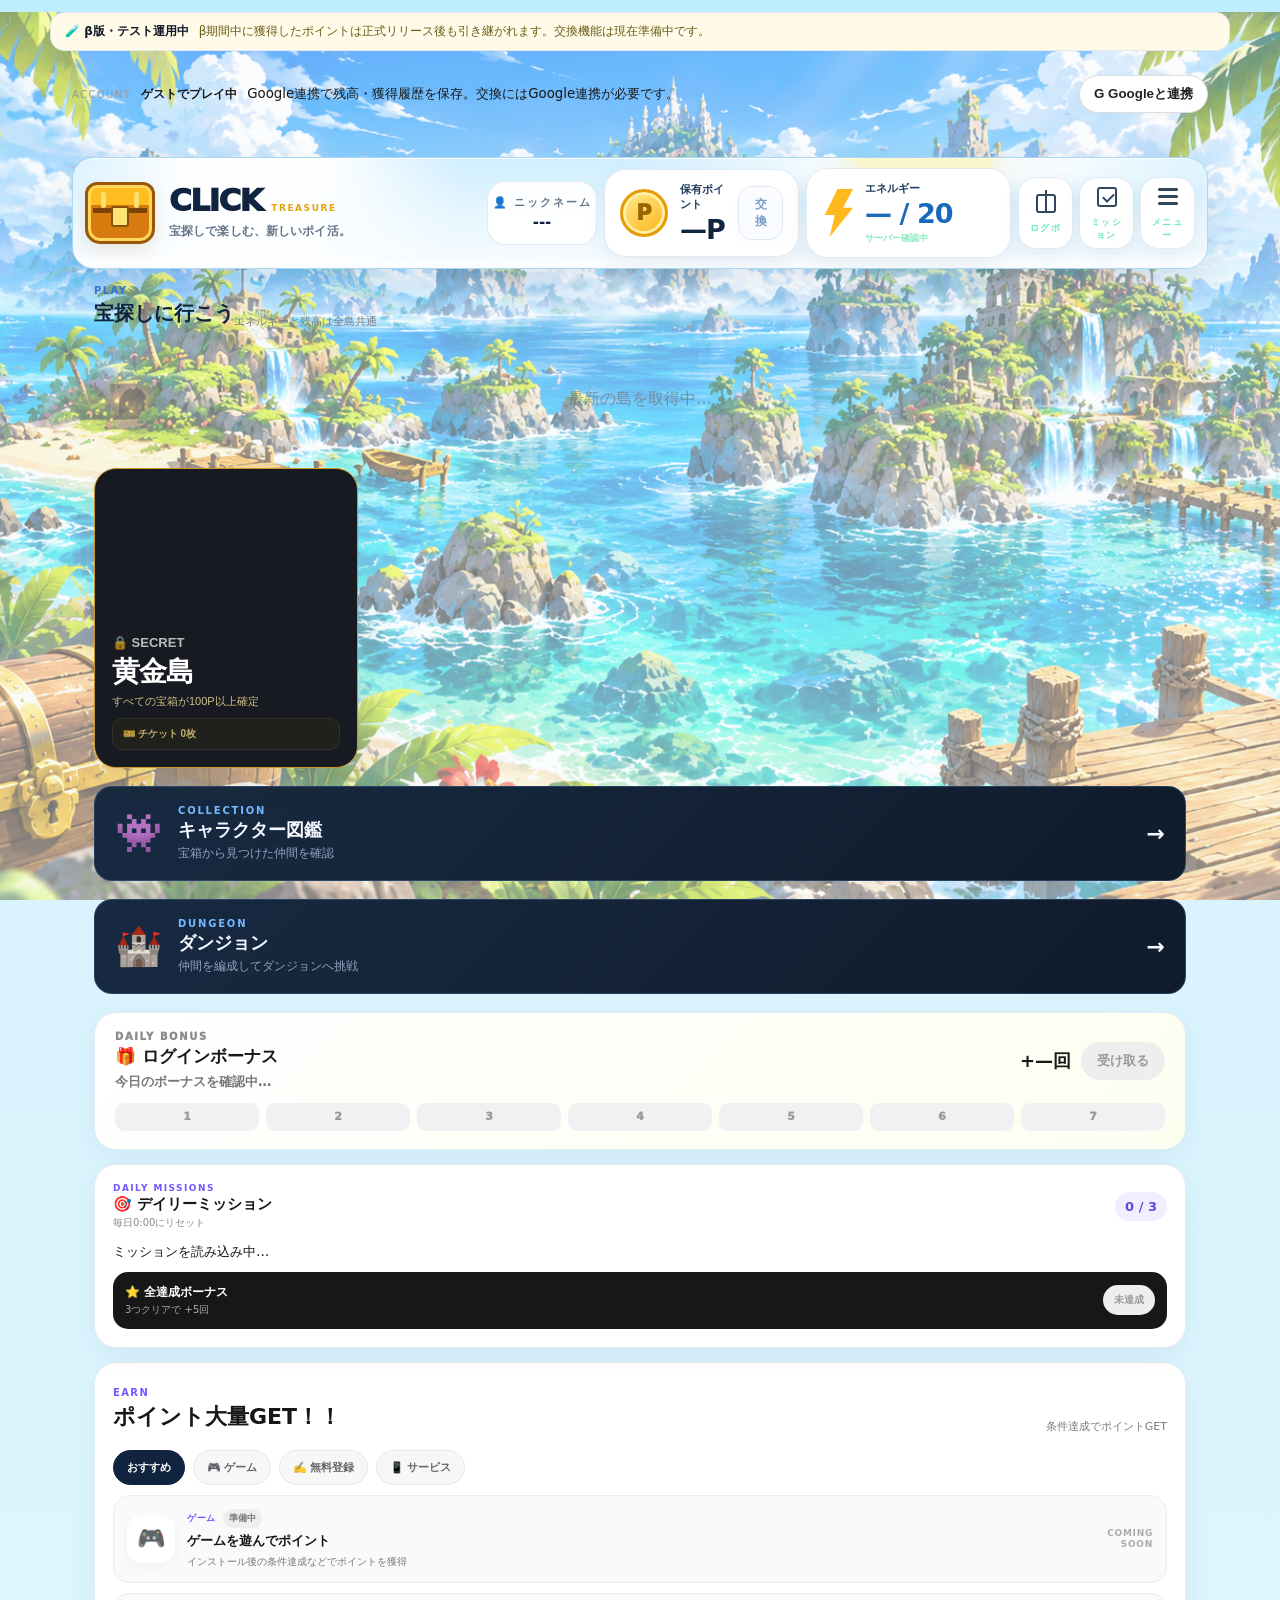
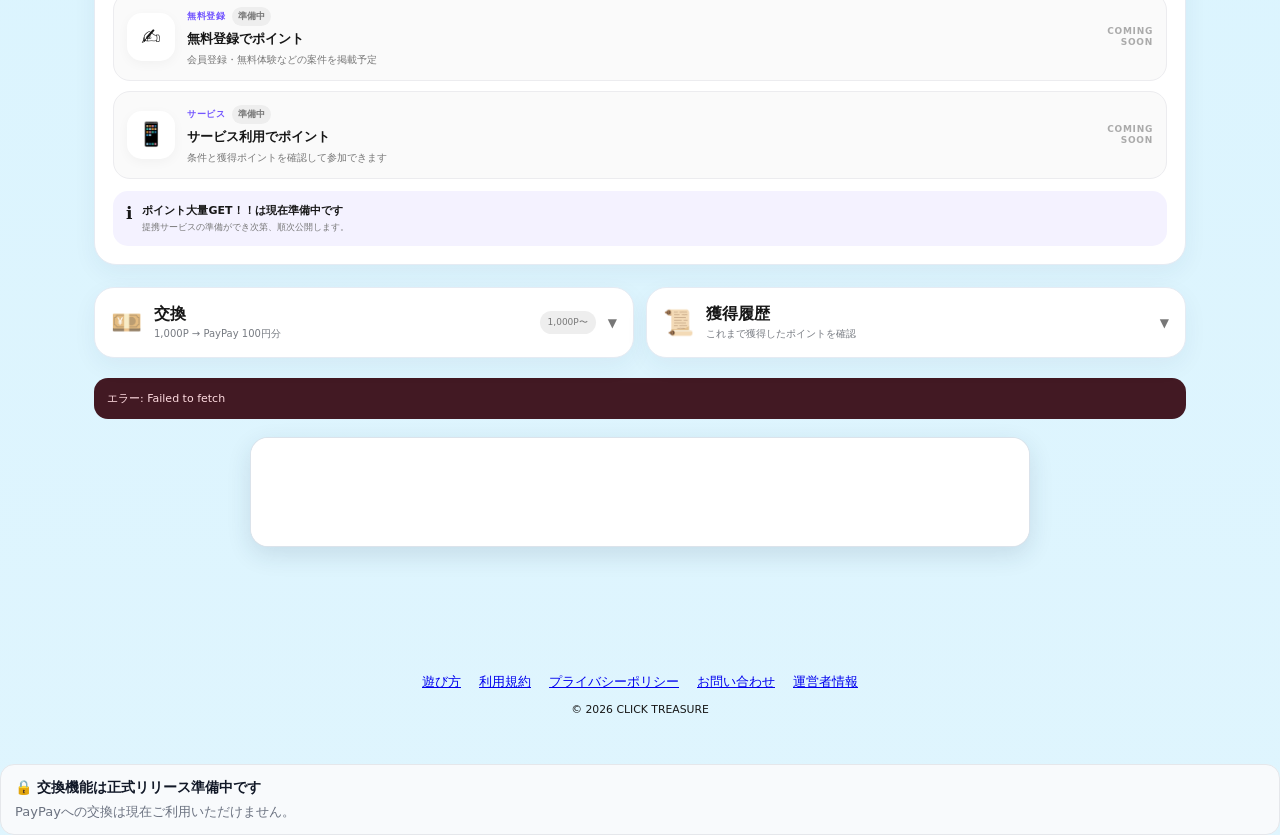
<file: index.html>
﻿<!doctype html><html lang="ja"><head>
<!-- Google tag (gtag.js) -->
<script async src="https://www.googletagmanager.com/gtag/js?id=G-S7C8F83L5W"></script>
<script>
  window.dataLayer = window.dataLayer || [];
  function gtag(){dataLayer.push(arguments);}
  gtag('js', new Date());
  gtag('config', 'G-S7C8F83L5W');
</script>
<meta charset="utf-8"><meta name="viewport" content="width=device-width,initial-scale=1"><title>CLICK TREASURE｜宝箱を掘ってポイントを貯める無料Webゲーム</title><link rel="stylesheet" href="style.css?v=88-34">  <meta name="description" content="CLICK TREASUREは、宝箱を掘ってポイントを集める無料Webゲームです。毎日のログインやミッションを楽しみながらポイントを貯められます。現在β版テスト運用中。">
</head><body>

<div id="betaNotice" class="beta-banner" role="status">
  <strong>🧪 β版・テスト運用中</strong>
  <span>β期間中に獲得したポイントは正式リリース後も引き継がれます。交換機能は現在準備中です。</span>
</div>
<div id="fx"></div><div id="v41Jackpot" class="v41-jackpot" hidden>
<div class="v41-blackout"></div><div class="v42-whiteflash"></div><div class="v42-golddot"></div><div class="v41-goldburst"></div>
<div class="v41-jackpot-content"><div class="v41-jackpot-kicker">JACKPOT</div><div class="v41-jackpot-money"><strong>5,000</strong><small>P</small><em>獲得！</em></div><div class="v41-jackpot-sub">TREASURE FOUND</div></div><div id="v41Coins" class="v41-coins"></div>
</div>
<div id="jackpotOverlay" class="jackpot-overlay" aria-hidden="true"><div class="jackpot-rays"></div><div class="jackpot-card"><div id="jackpotLabel" class="jackpot-label">🔥 大当たり！！ 🔥</div><div class="jackpot-caption">当選金額</div><div class="jackpot-money"><span id="jackpotAmount">100</span><small>P</small></div><div id="jackpotBang" class="jackpot-bang">！！！</div></div></div>
<audio id="audio10old" preload="auto" src="sounds/win_10.wav"></audio><audio id="audio100old" preload="auto" src="sounds/win_100.wav"></audio>
<div id="accountPanel" class="account-panel"><div class="account-copy"><span class="eyebrow">ACCOUNT</span><b id="accountState">ゲストでプレイ中</b><small>Google連携で残高・獲得履歴を保存。交換にはGoogle連携が必要です。</small></div><div class="account-actions"><a id="adminShortcut" class="admin-shortcut" href="admin.html" hidden>⚙ 管理画面</a><button id="googleLoginBtn" class="google-btn">G&nbsp;&nbsp;Googleと連携</button></div></div>
<main>
<header class="v88-topbar">
  <div class="v88-logo">
    <div class="v88-logo-chest" aria-hidden="true"><i></i></div>
    <div><strong>CLICK <span>TREASURE</span></strong><small>宝探しで楽しむ、新しいポイ活。</small></div>
  </div>
  <div class="header-nickname" id="headerNickname" title="現在のニックネーム">
          <span class="header-nickname-label">👤 ニックネーム</span>
          <strong class="header-nickname-value" id="headerNicknameValue">---</strong>
        </div>
  <div class="v88-wallet">
    <div class="v88-coin" aria-hidden="true">P</div>
<div class="v88-statcopy"><small>保有ポイント</small><b id="wallet">—P</b></div>
    <button id="redeemBtn" type="button" class="v88-exchange" disabled>交換</button>
    <div class="v88-hidden-progress" aria-hidden="true"><i id="redeemFill"></i><span id="redeemText">交換まで計算中…</span></div>
  </div>
  <div class="v88-energy">
    <div class="v88-bolt" aria-hidden="true"></div>
    <div class="v88-statcopy"><small>エネルギー</small><b id="energy">— / 20</b><em id="energyTimer">サーバー確認中</em></div>
  </div>
  <nav class="v88-shortcuts" aria-label="ホームメニュー">
    <button type="button" data-v88-target="loginBonus"><i class="v88-gift"></i><span>ログボ</span></button>
    <button type="button" data-v88-target="dailyMissions"><i class="v88-check"></i><span>ミッション</span></button>
<button id="v88MenuToggle" type="button" aria-expanded="false" aria-controls="v88HeaderMenu"><i class="v88-menuicon"></i><span>メニュー</span></button>
  </nav>
</header>
<div id="v88HeaderMenu" class="v88-header-menu" hidden>
  <div class="v88-header-menu-grid">
    <button type="button" data-v88-target="pointOffers"><span>🪙</span><b>ポイント大量GET！</b></button>
    <button type="button" id="nicknameMenuBtn"><span>👤</span><b>ニックネーム変更</b></button>
    <button type="button" id="ctSoundSettingsBtn"><span>🔊</span><b>サウンド設定</b></button>
    <button type="button" data-v88-target="betaNotice"><span>🔔</span><b>お知らせ</b></button>
    <a href="howto.html"><span>📖</span><b>遊び方</b></a>
    <a href="terms.html"><span>📄</span><b>利用規約</b></a>
    <a href="contact.html"><span>✉️</span><b>お問い合わせ</b></a>
    <a href="operator.html"><span>⚙️</span><b>運営者情報</b></a>
  </div>
</div>

<div class="v88-page-shell">
<div class="v88-main-column">
<section id="homeDashboard" class="home-dashboard">
<div class="v88-legacy-stats" aria-hidden="true"><span id="wins">—</span><span id="progress">—</span></div>
<section id="islandSelect" class="island-select"><div class="section-title"><div><span>PLAY</span><h2>宝探しに行こう</h2></div><p>エネルギーと残高は全島共通</p></div><div id="islandCards" class="island-cards"><p class="loading-islands">最新の島を取得中…</p><button id="goldenIslandCard" class="island-card golden locked" type="button"><span>🔒 SECRET</span><b>黄金島</b><small>すべての宝箱が100P以上確定</small><em id="goldenTicketBadge" class="status-badge">🎫 チケット 0枚</em></button></div></section>


<section class="character-home-entry">
  <a href="characters.html" class="character-home-card">
    <span class="character-home-icon">👾</span>
    <div>
      <small>COLLECTION</small>
      <b>キャラクター図鑑</b>
      <p>宝箱から見つけた仲間を確認</p>
    </div>
    <strong>→</strong>
  </a>
</section>

<section class="character-home-entry">
  <a href="dungeon-menu.html" class="character-home-card">
    <span class="character-home-icon">🏰</span>
    <div>
      <small>DUNGEON</small>
      <b>ダンジョン</b>
      <p>仲間を編成してダンジョンへ挑戦</p>
    </div>
    <strong>→</strong>
  </a>
</section>
<section id="loginBonus" class="login-bonus-card"><div class="login-bonus-copy"><span>DAILY BONUS</span><b>🎁 ログインボーナス</b><small id="loginBonusText">今日のボーナスを確認中…</small></div><div class="login-bonus-side"><strong id="loginBonusReward">+—回</strong><button id="loginBonusClaim" type="button" disabled>受け取る</button></div><div class="login-streak" id="loginStreak"><i>1</i><i>2</i><i>3</i><i>4</i><i>5</i><i>6</i><i>7</i></div></section>
<section id="dailyMissions" class="daily-missions-card"><div class="daily-missions-head"><div><span>DAILY MISSIONS</span><b>🎯 デイリーミッション</b><small>毎日0:00にリセット</small></div><strong id="dailyMissionSummary">0 / 3</strong></div><div id="dailyMissionList" class="daily-mission-list"><small>ミッションを読み込み中…</small></div><div class="daily-all-clear"><div><b>⭐ 全達成ボーナス</b><small>3つクリアで +5回</small></div><button id="dailyAllClaim" type="button" disabled>未達成</button></div></section>
<section id="pointOffers" class="point-offers"><div class="section-title"><div><span>EARN</span><h2>ポイント大量GET！！</h2></div><p>条件達成でポイントGET</p></div><div class="offer-tabs" role="tablist" aria-label="ポイント大量GET！！カテゴリ"><button type="button" class="offer-tab active" data-offer-filter="all">おすすめ</button><button type="button" class="offer-tab" data-offer-filter="game">🎮 ゲーム</button><button type="button" class="offer-tab" data-offer-filter="register">✍️ 無料登録</button><button type="button" class="offer-tab" data-offer-filter="service">📱 サービス</button></div><div class="offer-list"><article class="offer-card" data-offer-category="game"><div class="offer-icon">🎮</div><div class="offer-copy"><div class="offer-meta"><span>ゲーム</span><em>準備中</em></div><b>ゲームを遊んでポイント</b><small>インストール後の条件達成などでポイントを獲得</small></div><strong>COMING<br>SOON</strong></article><article class="offer-card" data-offer-category="register"><div class="offer-icon">✍️</div><div class="offer-copy"><div class="offer-meta"><span>無料登録</span><em>準備中</em></div><b>無料登録でポイント</b><small>会員登録・無料体験などの案件を掲載予定</small></div><strong>COMING<br>SOON</strong></article><article class="offer-card" data-offer-category="service"><div class="offer-icon">📱</div><div class="offer-copy"><div class="offer-meta"><span>サービス</span><em>準備中</em></div><b>サービス利用でポイント</b><small>条件と獲得ポイントを確認して参加できます</small></div><strong>COMING<br>SOON</strong></article></div><div class="offer-note"><span>ℹ️</span><p><b>ポイント大量GET！！は現在準備中です</b><small>提携サービスの準備ができ次第、順次公開します。</small></p></div></section>
<section class="home-menu">
  <button id="redeemMenu" class="menu-card menu-card-button" type="button">
    <span>💴</span>
    <div><b>交換</b><small>1,000P → PayPay 100円分</small></div>
    <i id="redeemMenuState">1,000P〜</i><i class="menu-arrow">▼</i>
  </button>
  <button id="historyMenu" class="menu-card menu-card-button" type="button">
    <span>📜</span>
    <div><b>獲得履歴</b><small>これまで獲得したポイントを確認</small></div>
    <i class="menu-arrow">▼</i>
  </button>
</section>
<section id="winHistoryPanel" class="compact-history-panel" hidden><div class="historyHead"><b>🎁 獲得履歴</b><button id="refresh" type="button">更新</button></div><div id="history">まだ獲得履歴はありません</div></section>
<section id="redeemPanel" class="compact-history-panel" hidden><div class="compact-redeem-top"><div><b>💴 交換</b><small>1,000PでPayPay 100円分に交換できます</small></div><button id="compactRedeemBtn" type="button" class="compact-redeem-btn">交換申請する</button></div><div class="historyHead redeem-history-title"><b>交換履歴</b><button id="redeemHistoryRefresh" type="button">更新</button></div><div id="redeemHistory" class="redeem-history redeem-history-home"><small>履歴を読み込み中…</small></div></section>
</section>
<section class="identity dev-identity" hidden style="display:none !important;"><div><small>PLAYER</small><b id="player">ゲスト作成中…</b></div><div><small>SESSION</small><b id="session">接続中</b></div></section><div id="error" class="error" hidden></div><section class="ad"><!-- admax -->
<script src="https://adm.shinobi.jp/s/87367a901842c04cb35344ce335b7de3"></script>
<!-- admax --></section>
<section id="game" hidden><div class="head"><div><span>EASY / SHARED ONLINE</span><h2>宝箱を選ぼう</h2></div><div class="live"><i></i><b>ONLINE</b><small id="remaining">—</small></div></div><div class="sea"><div class="island-bar"><button id="back">← 一覧</button><strong id="islandName">EASY</strong><div class="island-tools"><button id="debugNumbers" type="button">🔢 番号表示 OFF</button><span id="islandState" class="island-state">探索中</span></div></div><div id="map"></div></div><div id="message">好きな宝箱を選ぼう</div></section>

</main>
<footer class="site-footer" style="padding:24px 16px 36px;text-align:center;font-size:13px;">
  <nav style="display:flex;flex-wrap:wrap;justify-content:center;gap:10px 18px;margin-bottom:10px;">
    <a href="howto.html">遊び方</a>
    <a href="terms.html">利用規約</a>
    <a href="privacy.html">プライバシーポリシー</a>
    <a href="contact.html">お問い合わせ</a>
    <a href="operator.html">運営者情報</a>
  </nav>
  <small>© 2026 CLICK TREASURE</small>
</footer>

<div id="overlay" hidden><div class="burst"></div><div class="win"><small>TREASURE FOUND</small><strong id="amount">10P</strong><p>サーバー残高に追加されました</p><button id="close">島に戻る</button></div></div>
<div id="devPrizeTester" class="dev-prize-tester" hidden><button id="devToggle" class="dev-toggle" type="button">🧪 演出テスト</button><div id="devButtons" class="dev-buttons" hidden><button type="button" data-test-prize="1">10P</button><button type="button" data-test-prize="10">100P</button><button type="button" data-test-prize="100">1,000P</button><button type="button" data-test-prize="500">5,000P</button>
<div class="dev-refill-row">
  <button id="adminAddGoldenTicket" type="button">🎫 チケット +1</button>
  <button id="adminAddEnergy" type="button">⚡ エネルギー +5</button>
</div>
<small id="adminRefillStatus">※上2つは管理者テスト用・実データに反映</small></div></div>
<div id="redeemModal" class="redeem-modal" hidden><div class="redeem-dialog"><button id="redeemModalClose" class="redeem-x" type="button">×</button><span class="redeem-eyebrow">REDEEM</span><h2>1,000Pを交換</h2><p>1,000PをPayPay 100円分に交換します。受け取り先を入力してください。申請すると1,000Pが確保されます。</p><label>PayPay ID<input id="redeemDestination" type="text" maxlength="120" autocomplete="off" placeholder="例：あなたのPayPay ID"></label><small id="redeemNote">⚠ 入力したPayPay IDに100円分を送金します。IDに間違いがないか必ず確認してください。申請後は「処理待ち」になります。</small><button id="redeemSubmit" class="redeem-submit" type="button">1,000Pを交換する</button></div></div>
<script src="./ct-analytics.js?v=1"></script>
<script src="app.js?v=88-82"></script>
<script>
document.addEventListener("DOMContentLoaded", () => {
  const input = document.getElementById("redeemDestination");
  const submit = document.getElementById("redeemSubmit");
  if (!input || !submit) return;

  submit.addEventListener("click", (e) => {
    if (submit.dataset.confirmed === "1") {
      delete submit.dataset.confirmed;
      return;
    }
    const id = input.value.trim();
    if (!id) return;

    const ok = confirm(
      "交換申請の最終確認\n\n" +
      "交換：1,000P → PayPay 100円分\n" +
      "PayPay ID：" + id + "\n\n" +
      "このPayPay IDで間違いありませんか？"
    );
    if (!ok) {
      e.stopImmediatePropagation();
      e.preventDefault();
      input.focus();
      return;
    }
    submit.dataset.confirmed = "1";
  }, true);
});
</script>
<div id="exchangeBetaNotice" class="exchange-beta-notice" hidden>
  <strong>🔒 交換機能は正式リリース準備中です</strong>
  <span>PayPayへの交換は現在ご利用いただけません。</span>
</div>


<script>
document.addEventListener("DOMContentLoaded", () => {
  const menuToggle = document.getElementById("v88MenuToggle");
  const headerMenu = document.getElementById("v88HeaderMenu");
  const closeHeaderMenu = () => {
    if (!headerMenu || !menuToggle) return;
    headerMenu.hidden = true;
    menuToggle.setAttribute("aria-expanded","false");
  };
  if (menuToggle && headerMenu) {
    menuToggle.addEventListener("click", () => {
      const willOpen = headerMenu.hidden;
      headerMenu.hidden = !willOpen;
      menuToggle.setAttribute("aria-expanded", String(willOpen));
    });
    document.addEventListener("click", (e) => {
      if (!headerMenu.hidden && !headerMenu.contains(e.target) && !menuToggle.contains(e.target)) closeHeaderMenu();
    });
  }
  document.querySelectorAll("[data-v88-target]").forEach(btn => {
    btn.addEventListener("click", () => {
      const el = document.getElementById(btn.dataset.v88Target);
      if (el) el.scrollIntoView({behavior:"smooth", block:"start"}); closeHeaderMenu();
    });
  });
  document.querySelectorAll("[data-v88-click]").forEach(btn => {
    btn.addEventListener("click", () => {
      const el = document.getElementById(btn.dataset.v88Click);
      if (el) el.click(); closeHeaderMenu();
    });
  });
});
</script>


<!-- admax interstitial -->

<!-- /admax interstitial -->


<div id="homeNicknameModal" class="ct-nickname-modal" hidden>
  <div class="ct-nickname-backdrop" data-close-nickname></div>
  <section class="ct-nickname-dialog" role="dialog" aria-modal="true" aria-labelledby="homeNicknameTitle">
    <button type="button" class="ct-nickname-close" data-close-nickname aria-label="閉じる">×</button>
    <div class="ct-nickname-icon">👤</div>
    <h2 id="homeNicknameTitle">ニックネーム変更</h2>
    <p>2〜12文字で入力してください</p>
    <input id="homeNicknameInput" type="text" minlength="2" maxlength="12" autocomplete="off">
    <div id="homeNicknameError" class="ct-nickname-error" aria-live="polite"></div>
    <button id="homeNicknameSave" type="button" class="ct-nickname-save">変更する</button>
  </section>
</div>

</body></html>
</file>
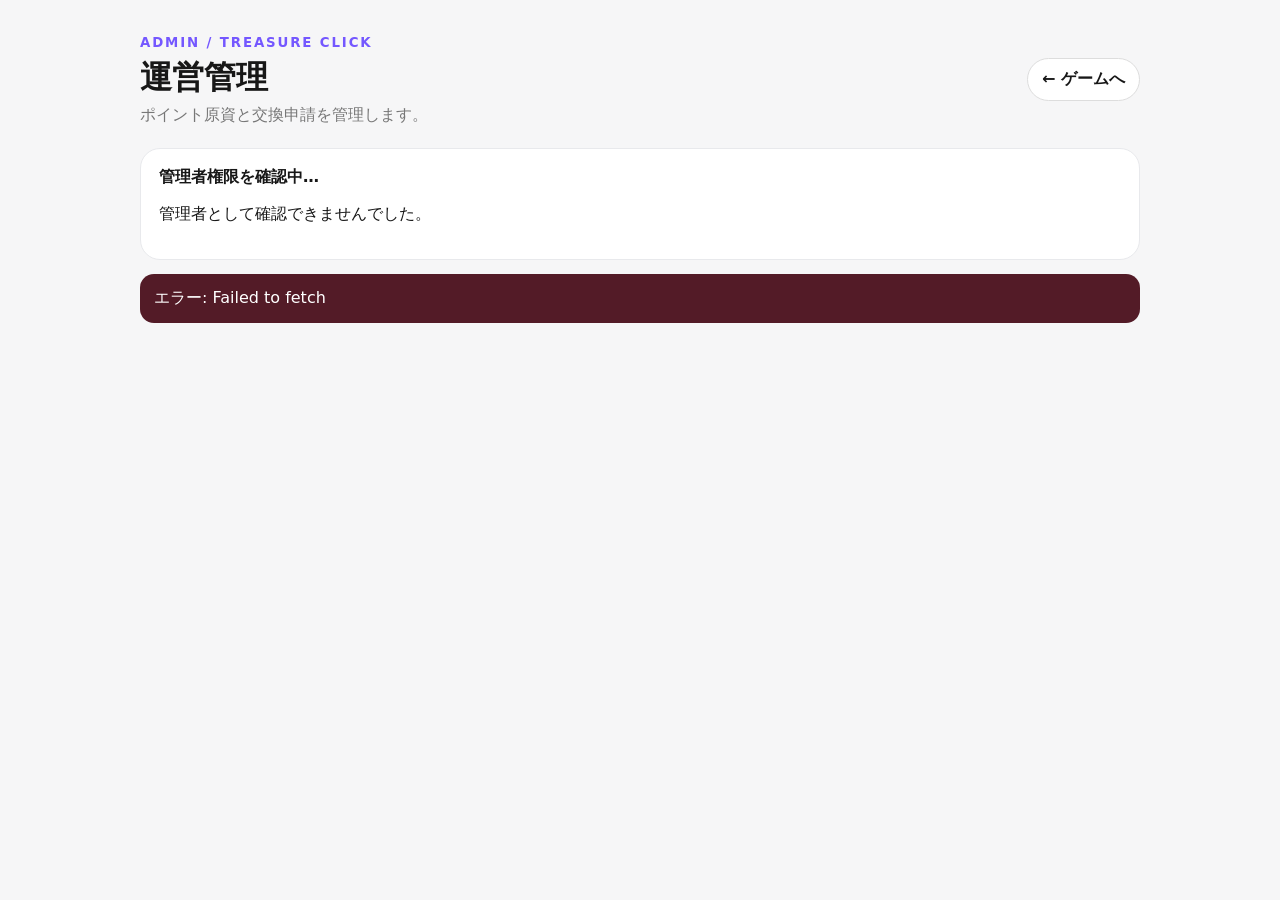
<file: admin.html>
<!doctype html>
<html lang="ja">
<head>
  <meta charset="utf-8">
  <meta name="viewport" content="width=device-width,initial-scale=1">
  <title>管理画面 V59</title>
  <link rel="stylesheet" href="admin.css?v=59.1-fixed">
</head>
<body>
<main>
  <header>
    <div>
      <small>ADMIN / TREASURE CLICK</small>
      <h1>運営管理</h1>
      <p>ポイント原資と交換申請を管理します。</p>
    </div>
    <a href="index.html">← ゲームへ</a>
  </header>

  <section id="gate" class="card">
    <b>管理者権限を確認中…</b>
    <p id="gateMsg">Googleログイン済みの管理者のみ利用できます。</p>
  </section>

  <section id="panel" hidden>
    <section class="pool-section">
      <div class="section-head">
        <div>
          <small>PRIZE POOL</small>
          <h2>💰 ポイント原資</h2>
          <p>ポイント原資とリアルタイム連動中 <span class="pool-live"><i></i> LIVE</span></p>
        </div>
        <button id="poolReload" class="dark-btn">更新</button>
      </div>

      <div class="pool-summary">
        <div class="card pool-main">
          <small>総ポイント原資</small>
          <b id="poolTotal">—</b>
          <span>初期原資</span>
        </div>
        <div class="card">
          <small>未配置</small>
          <b id="poolUnallocated">—</b>
          <span>これから島へ配置</span>
        </div>
        <div class="card">
          <small>配置中</small>
          <b id="poolAllocated">—</b>
          <span>島に配置中のポイント</span>
        </div>
        <div class="card">
          <small>発掘済み</small>
          <b id="poolDiscovered">—</b>
          <span>ユーザーが獲得済み</span>
        </div>
      </div>

      <div class="inventory card">
        <div class="inventory-head">
          <div>
            <small>INVENTORY</small>
            <h3>ポイント内訳</h3>
          </div>
          <span id="poolCount">—</span>
        </div>
        <div id="poolInventory" class="inventory-grid">
          <div class="inventory-loading">読み込み中…</div>
        </div>
      </div>
    </section>


    <section class="sim-section">
      <div class="section-head">
        <div><small>BUSINESS SIMULATOR</small><h2>📊 収益シミュレーター</h2><p>入力値だけで計算します。Supabaseの認証・データには触れません。</p></div>
      </div>
      <div class="sim-inputs card">
        <label>月間アクティブユーザー<input id="simMau" type="number" min="1" value="100"></label>
        <label>1日平均タップ<input id="simTaps" type="number" min="0" value="30"></label>
        <label>広告売上 / 人・月<input id="simAds" type="number" min="0" step="0.1" value="30"></label>
        <label>アフィ売上 / 人・月<input id="simAffiliate" type="number" min="0" step="0.1" value="470"></label>
        <label>目標還元 / 人・月<input id="simReward" type="number" min="0" step="1" value="300"></label>
        <label>うち宝箱還元 / 人・月<input id="simTreasure" type="number" min="0" step="1" value="150"></label>
        <label>運営コスト / 人・月<input id="simCost" type="number" min="0" step="0.1" value="30"></label>
      </div>
      <div class="sim-results">
        <div class="card"><small>月間売上</small><b id="simRevenue">—</b></div>
        <div class="card"><small>ユーザー還元総額</small><b id="simRewardsTotal">—</b></div>
        <div class="card"><small>運営利益</small><b id="simProfit">—</b></div>
        <div class="card"><small>利益率</small><b id="simMargin">—</b></div>
        <div class="card"><small>損益分岐ARPU</small><b id="simBreakEven">—</b></div>
        <div class="card"><small>宝箱1タップ期待値</small><b id="simTapEv">—</b></div>
      </div>
    </section>

    <section class="redemption-section">
      <div class="section-head redemption-head">
        <div>
          <small>REDEMPTION</small>
          <h2>交換申請</h2>
          <p>PayPay送金後に「支払済み」にしてください。</p>
        </div>
      </div>
      <div class="summary">
        <div class="card"><small>処理待ち</small><b id="pendingCount">—</b></div>
        <div class="card"><small>支払済み</small><b id="paidCount">—</b></div>
        <button id="reload">更新</button>
      </div>
      <div id="requests" class="requests"></div>
    </section>
  </section>

  <div id="error" class="error" hidden></div>
</main>
<script src="admin.js?v=66"></script>
</body>
</html>
</file>
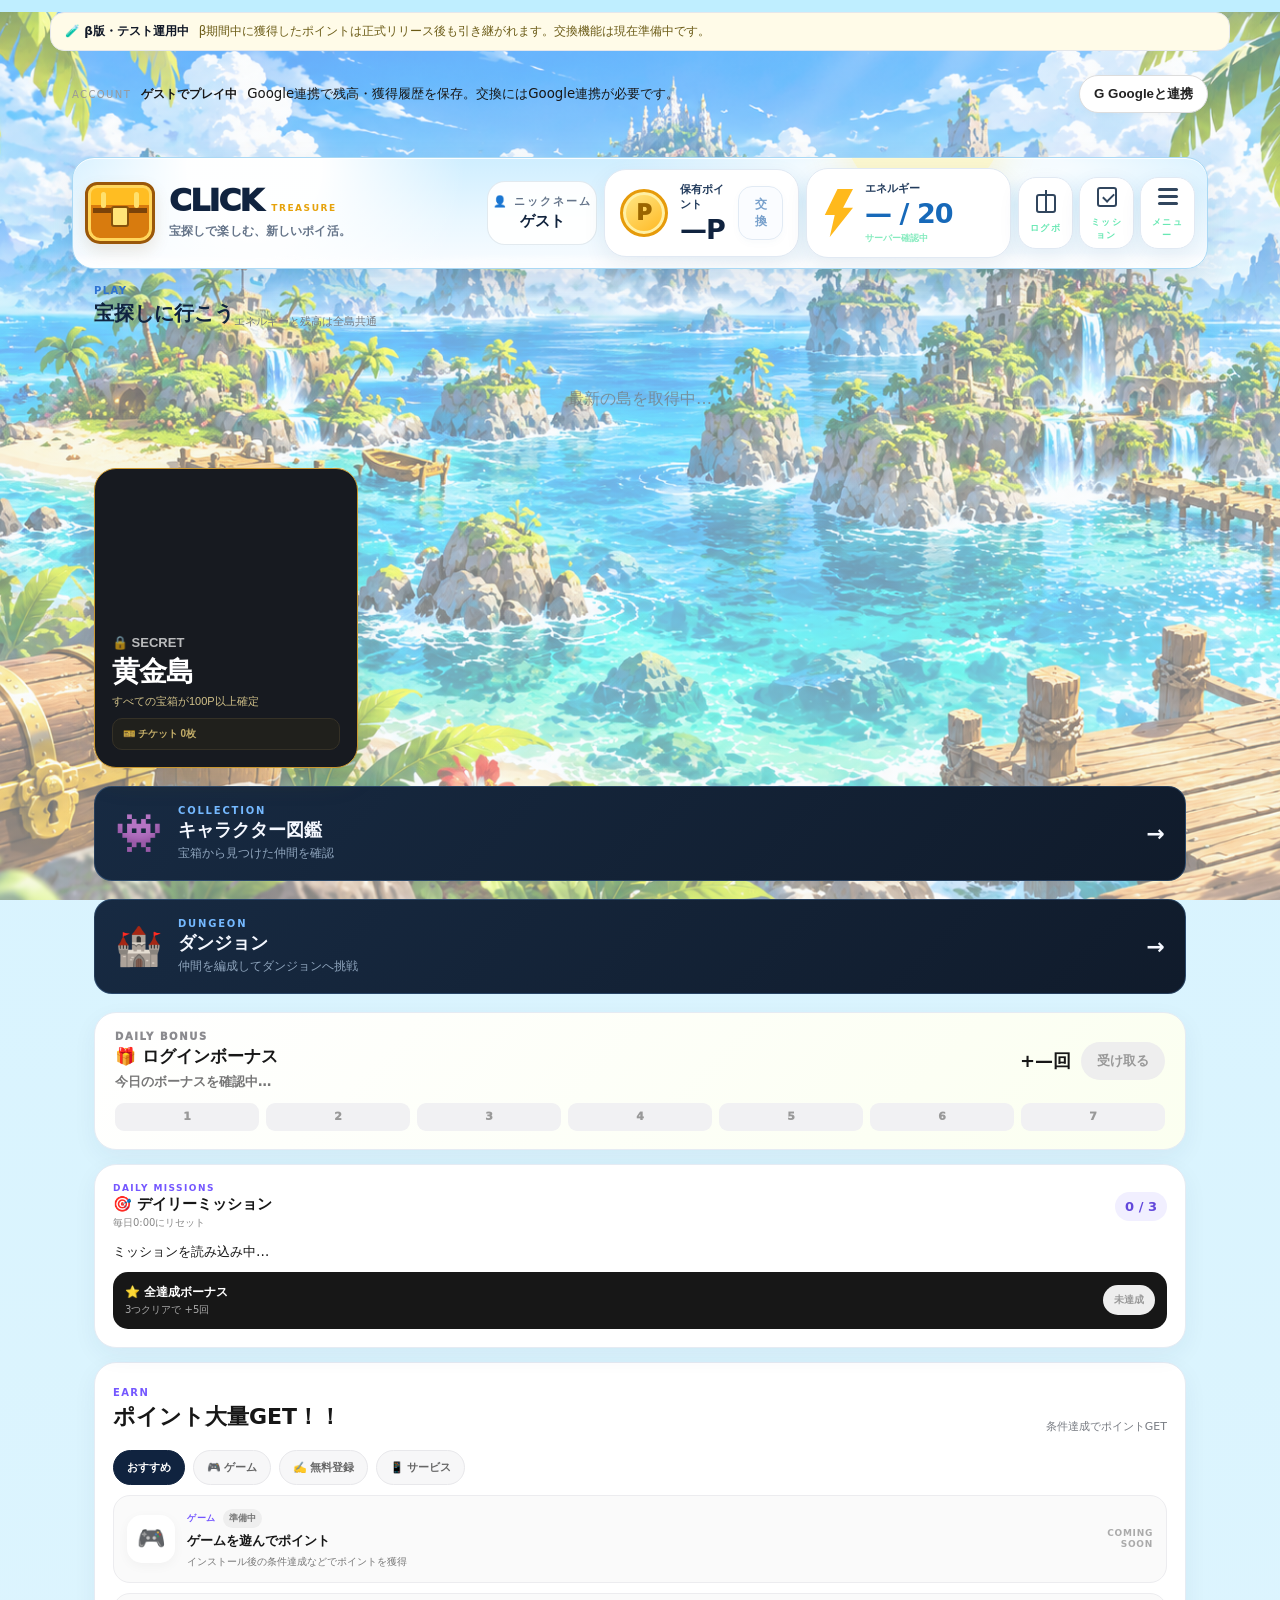
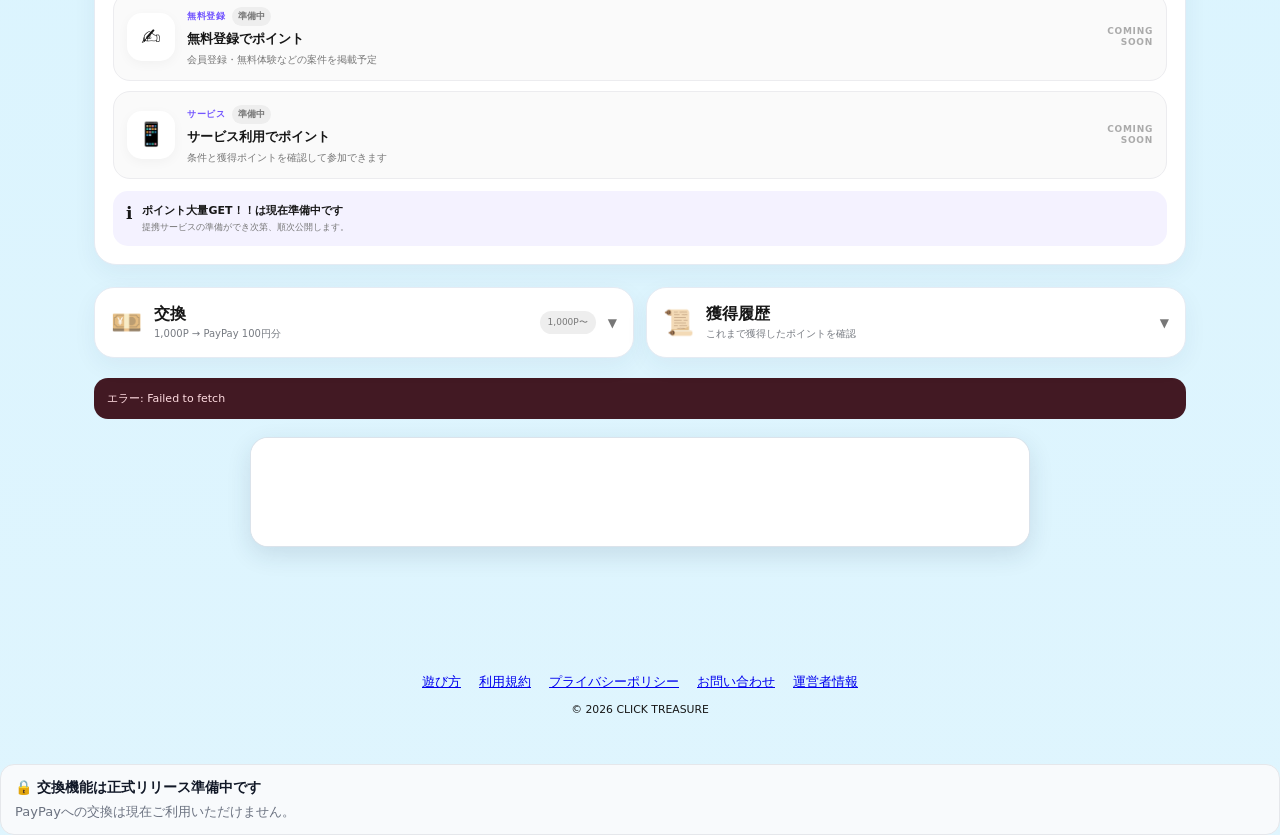
<file: characters.html>
﻿<!DOCTYPE html>
<html lang="ja">
<head>
  <meta charset="UTF-8">
  <meta name="viewport" content="width=device-width,initial-scale=1">
  <title>キャラクター図鑑 | CLICK TREASURE</title>
  <link rel="stylesheet" href="characters.css">
</head>

<body>

<header class="character-header">
  <a href="index.html" class="back-btn">← ホーム</a>

  <div>
    <small>CLICK TREASURE</small>
    <h1>キャラクター図鑑</h1>
  </div>

  <div class="collection">
    <span>COLLECTION</span>
    <strong id="collectionCount">0 / 5</strong>
  </div>
</header>

<main>

<section class="intro">
  <span>MONSTER COLLECTION</span>
  <h2>宝箱から仲間を見つけよう</h2>
  <p>
    宝探し中、まれにキャラクターが出現！
    集めた仲間はダンジョンへ連れていけます。
  </p>
</section>

<section class="character-grid">

  <div class="evolution-row" data-evolution-line="slime">

  <article class="character-card rarity-1 evolution-card"
           data-character="slime"
           data-evolution-stage="0">
    <div class="rarity">★</div>
    <div class="character-art">
      <img src="assets/characters/slime.png" alt="スライム">
    </div>
    <div class="character-info">
      <small>SLIME</small>
      <h3>スライム</h3>
    </div>
  </article>

  <article class="character-card rarity-1 evolution-card"
           data-evolution-of="slime"
           data-evolution-stage="1">
    <div class="rarity">★★</div>
    <div class="character-art">
      <img src="assets/characters/slime-evo1.png" alt="スライム2">
    </div>
    <div class="character-info">
      <small>EVOLUTION 1</small>
      <h3>スライム2</h3>
    </div>
  </article>

  <article class="character-card rarity-1 evolution-card"
           data-evolution-of="slime"
           data-evolution-stage="2">
    <div class="rarity">★★★</div>
    <div class="character-art">
      <img src="assets/characters/slime-evo2.png" alt="スライム3">
    </div>
    <div class="character-info">
      <small>EVOLUTION 2</small>
      <h3>スライム3</h3>
    </div>
  </article>

  <article class="character-card rarity-1 evolution-card"
           data-evolution-of="slime"
           data-evolution-stage="3">
    <div class="rarity">★★★★</div>
    <div class="character-art">
      <img src="assets/characters/slime-evo3.png" alt="スライム4">
    </div>
    <div class="character-info">
      <small>FINAL EVOLUTION</small>
      <h3>スライム4</h3>
    </div>
  </article>

</div>
<div class="evolution-row" data-evolution-line="golem">

  <article class="character-card rarity-1 evolution-card"
           data-character="golem"
           data-evolution-stage="0">
    <div class="rarity">★</div>
    <div class="character-art">
      <img src="assets/characters/golem.png" alt="ゴーレム">
    </div>
    <div class="character-info">
      <small>GOLEM</small>
      <h3>ゴーレム</h3>
    </div>
  </article>

  <article class="character-card rarity-2 evolution-card"
           data-evolution-of="golem"
           data-evolution-stage="1">
    <div class="rarity">★★</div>
    <div class="character-art">
      <img src="assets/characters/golem-evo1.png" alt="ゴーレム2">
    </div>
    <div class="character-info">
      <small>EVOLUTION 1</small>
      <h3>ゴーレム2</h3>
    </div>
  </article>

  <article class="character-card rarity-3 evolution-card"
           data-evolution-of="golem"
           data-evolution-stage="2">
    <div class="rarity">★★★</div>
    <div class="character-art">
      <img src="assets/characters/golem-evo2.png" alt="ゴーレム3">
    </div>
    <div class="character-info">
      <small>EVOLUTION 2</small>
      <h3>ゴーレム3</h3>
    </div>
  </article>

  <article class="character-card rarity-4 evolution-card"
           data-evolution-of="golem"
           data-evolution-stage="3">
    <div class="rarity">★★★★</div>
    <div class="character-art">
      <img src="assets/characters/golem-evo3.png" alt="ゴーレム4">
    </div>
    <div class="character-info">
      <small>FINAL EVOLUTION</small>
      <h3>ゴーレム4</h3>
    </div>
  </article>

</div>

<div class="evolution-row" data-evolution-line="fire-lizard">

  <article class="character-card rarity-2 evolution-card"
           data-character="fire-lizard"
           data-evolution-stage="0">
    <div class="rarity">★★</div>
    <div class="character-art">
      <img src="assets/characters/fire-lizard.png" alt="ファイアリザード">
    </div>
    <div class="character-info">
      <small>FIRE LIZARD</small>
      <h3>ファイアリザード</h3>
    </div>
  </article>

  <article class="character-card rarity-3 evolution-card"
           data-evolution-of="fire-lizard"
           data-evolution-stage="1">
    <div class="rarity">★★★</div>
    <div class="character-art">
      <img src="assets/characters/fire-lizard-evo1.png" alt="ファイアリザード2">
    </div>
    <div class="character-info">
      <small>EVOLUTION 1</small>
      <h3>ファイアリザード2</h3>
    </div>
  </article>

  <article class="character-card rarity-4 evolution-card"
           data-evolution-of="fire-lizard"
           data-evolution-stage="2">
    <div class="rarity">★★★★</div>
    <div class="character-art">
      <img src="assets/characters/fire-lizard-evo2.png" alt="ファイアリザード3">
    </div>
    <div class="character-info">
      <small>EVOLUTION 2</small>
      <h3>ファイアリザード3</h3>
    </div>
  </article>

  <article class="character-card rarity-5 evolution-card"
           data-evolution-of="fire-lizard"
           data-evolution-stage="3">
    <div class="rarity">★★★★★</div>
    <div class="character-art">
      <img src="assets/characters/fire-lizard-evo3.png" alt="ファイアリザード4">
    </div>
    <div class="character-info">
      <small>FINAL EVOLUTION</small>
      <h3>ファイアリザード4</h3>
    </div>
  </article>

</div>

<div class="evolution-row" data-evolution-line="forest-spirit">

  <article class="character-card rarity-2 evolution-card" data-character="forest-spirit" data-evolution-stage="0">
    <div class="rarity">★★</div>
    <div class="character-art"><img src="assets/characters/forest-spirit.png" alt="森の精霊"></div>
    <div class="character-info">
      <small>FOREST SPIRIT</small>
      <h3>森の精霊</h3>
    </div>
  </article>

  <article class="character-card rarity-3 evolution-card" data-evolution-of="forest-spirit" data-evolution-stage="1">
    <div class="rarity">★★★</div>
    <div class="character-art"><img src="assets/characters/forest-spirit-evo1.png" alt="森の精霊 進化1"></div>
    <div class="character-info">
      <small>EVOLUTION I</small>
      <h3>森の精霊2</h3>
    </div>
  </article>

  <article class="character-card rarity-4 evolution-card" data-evolution-of="forest-spirit" data-evolution-stage="2">
    <div class="rarity">★★★★</div>
    <div class="character-art"><img src="assets/characters/forest-spirit-evo2.png" alt="森の精霊 進化2"></div>
    <div class="character-info">
      <small>EVOLUTION II</small>
      <h3>森の精霊3</h3>
    </div>
  </article>

  <article class="character-card rarity-5 evolution-card" data-evolution-of="forest-spirit" data-evolution-stage="3">
    <div class="rarity">★★★★★</div>
    <div class="character-art"><img src="assets/characters/forest-spirit-evo3.png" alt="森の精霊 最終進化"></div>
    <div class="character-info">
      <small>FINAL EVOLUTION</small>
      <h3>森の精霊4</h3>
    </div>
  </article>

</div>

  <article class="character-card rarity-3" data-character="mimic">
    <div class="rarity">★★★</div>
    <div class="character-art"><img src="assets/characters/mimic.png" alt="ミミック"></div>
    <div class="character-info">
      <small>MIMIC</small>
      <h3>ミミック</h3>
      <span class="type">特殊アタッカー</span>
      <div class="skill">
        <b>🦷 デッドリーバイト</b>
        <p>大ダメージ＋まれに敵の行動を封じる。</p>
      </div>
    </div>
  </article>

</section>

<section class="dungeon-preview">
  <span>COMING SOON</span>
  <h2>⚔️ ローグライクダンジョン</h2>
  <p>最大5体の仲間を編成して、どこまで進めるか挑戦しよう。</p>
  <button type="button" id="dungeonStartButton">⚔️ このキャラで出発</button>
</section>


<section id="characterDevTester" class="character-dev-tester">
  <span>DEV ONLY</span>
  <h2>🧪 キャラクター抽選テスト</h2>
  <p>実際のdevデータベースに所持キャラとして登録されます。</p>

  <div class="character-test-buttons">
    <button type="button" data-character-test="easy">EASY 抽選</button>
    <button type="button" data-character-test="normal">NORMAL 抽選</button>
    <button type="button" data-character-test="hard">HARD 抽選</button>
  </div>

  <strong id="characterTestResult">抽選待ち</strong>
</section>
</main>

<script src="characters.js"></script>
</body>
</html>
</file>
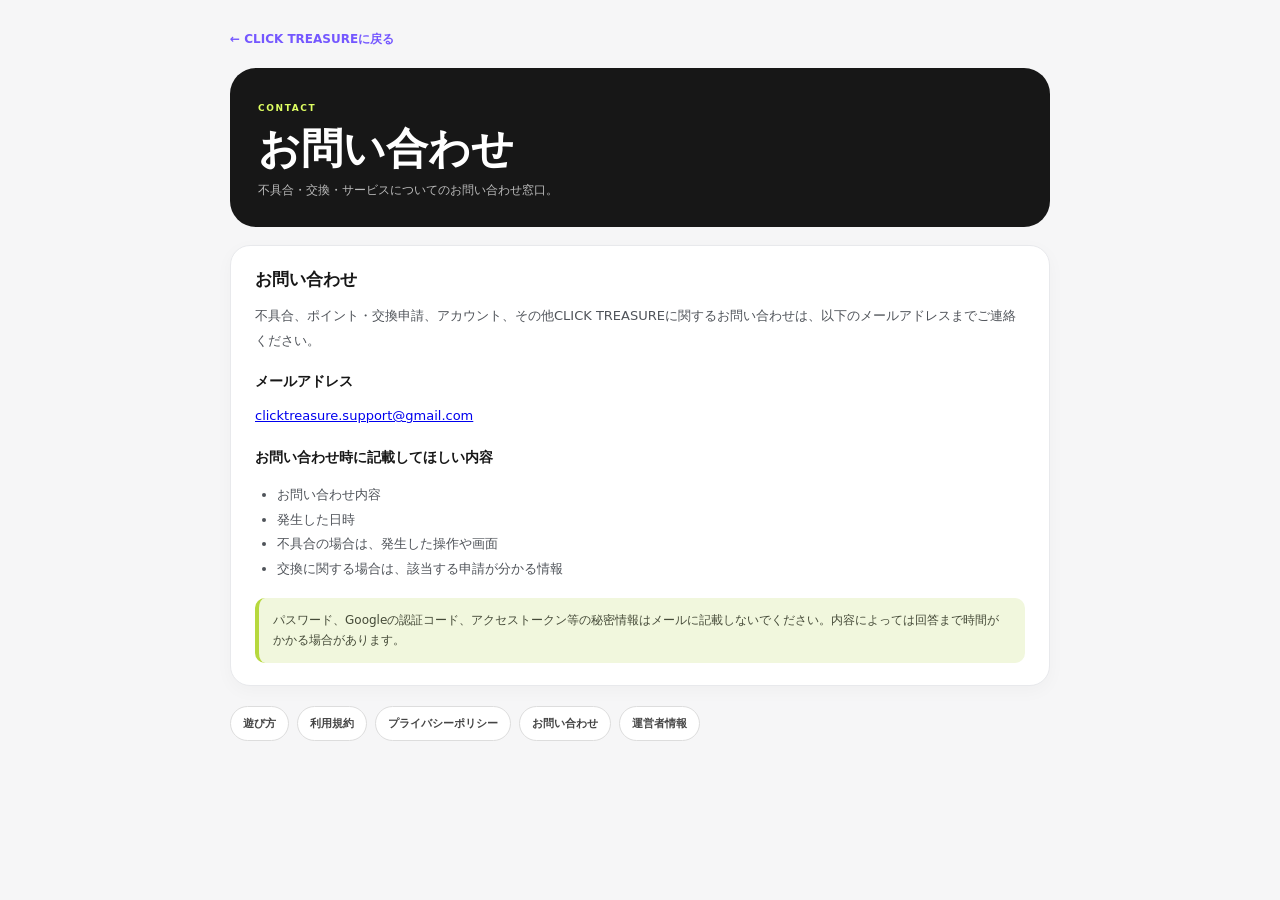
<file: contact.html>
<!doctype html><html lang="ja"><head><meta charset="utf-8"><meta name="viewport" content="width=device-width,initial-scale=1"><title>お問い合わせ | CLICK TREASURE</title><link rel="stylesheet" href="public-pages.css?v=60"></head><body class="info-page"><main class="info-shell"><a class="info-back" href="index.html">← CLICK TREASUREに戻る</a><header class="info-hero"><span>CONTACT</span><h1>お問い合わせ</h1><p>不具合・交換・サービスについてのお問い合わせ窓口。</p></header>
<section class="info-card"><h2>お問い合わせ</h2><p>不具合、ポイント・交換申請、アカウント、その他CLICK TREASUREに関するお問い合わせは、以下のメールアドレスまでご連絡ください。</p>
<h3>メールアドレス</h3><p><a href="mailto:clicktreasure.support@gmail.com">clicktreasure.support@gmail.com</a></p>
<h3>お問い合わせ時に記載してほしい内容</h3><ul><li>お問い合わせ内容</li><li>発生した日時</li><li>不具合の場合は、発生した操作や画面</li><li>交換に関する場合は、該当する申請が分かる情報</li></ul>
<div class="info-note">パスワード、Googleの認証コード、アクセストークン等の秘密情報はメールに記載しないでください。内容によっては回答まで時間がかかる場合があります。</div></section>
<div class="info-links"><a href="howto.html">遊び方</a><a href="terms.html">利用規約</a><a href="privacy.html">プライバシーポリシー</a><a href="contact.html">お問い合わせ</a><a href="operator.html">運営者情報</a></div></main></body></html>
</file>
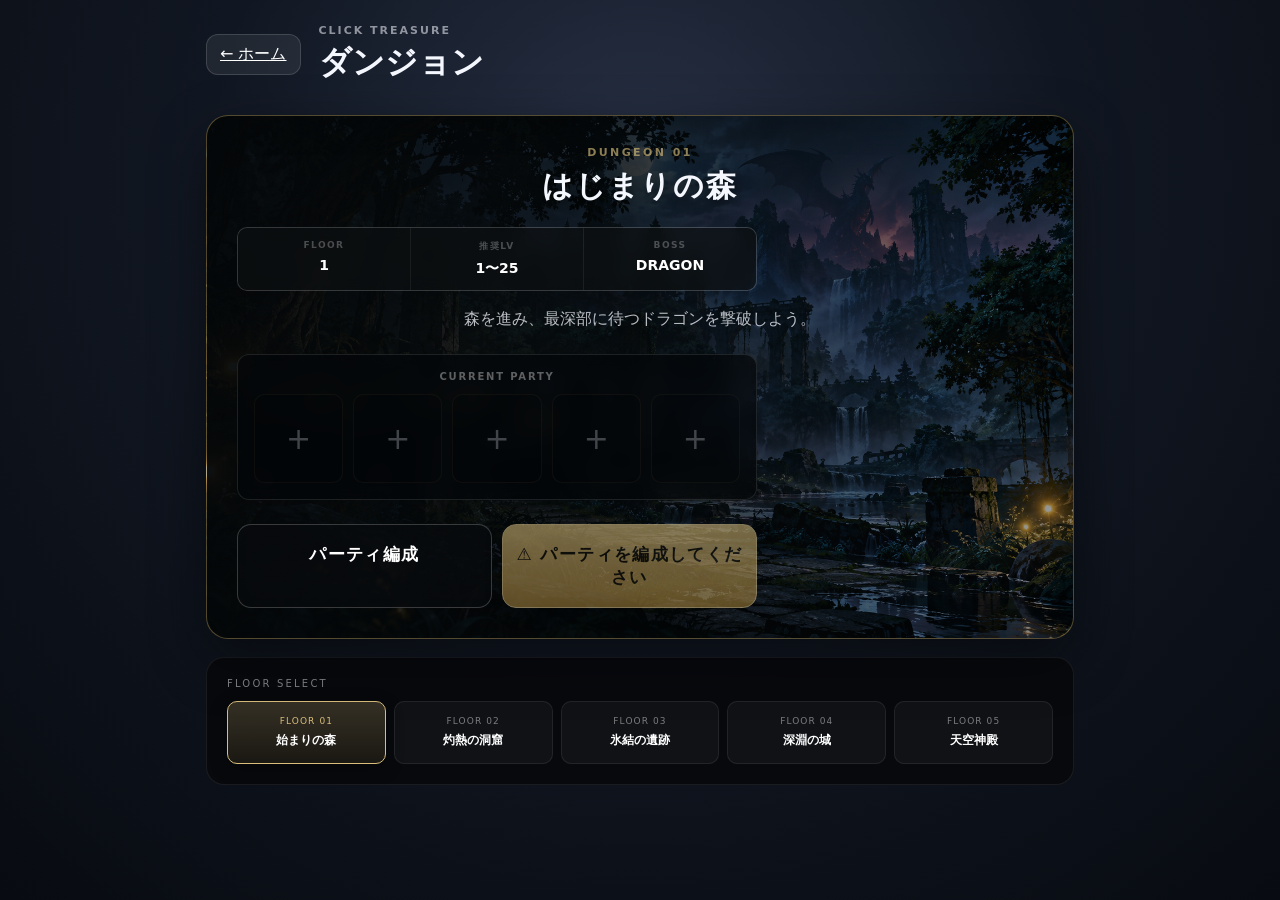
<file: dungeon-menu.html>
﻿<!DOCTYPE html>
<html lang="ja">
<head>
  <meta charset="UTF-8">
  <meta name="viewport" content="width=device-width,initial-scale=1">
  <title>ダンジョン | CLICK TREASURE</title>
  <link rel="stylesheet" href="dungeon.css?v=1">
  <style>
    .dungeon-menu{
      max-width:900px;
      margin:0 auto;
      padding:24px 16px 60px;
    }
    .dungeon-menu-header{
      display:flex;
      align-items:center;
      gap:18px;
      margin-bottom:30px;
    }
    .dungeon-menu-header h1{
      margin:4px 0 0;
    }
    .dungeon-menu-card{
      padding:28px;
      border-radius:20px;
      background:rgba(15,20,30,.92);
      border:1px solid rgba(255,255,255,.12);
      text-align:center;
    }
    .dungeon-menu-card span{
      font-size:12px;
      font-weight:900;
      letter-spacing:.15em;
      opacity:.65;
    }
    .dungeon-menu-card h2{
      margin:10px 0;
      font-size:28px;
    }
    .dungeon-menu-card p{
      opacity:.75;
      margin-bottom:24px;
    }
    .dungeon-menu-actions{
      display:grid;
      grid-template-columns:1fr 1fr;
      gap:12px;
    }
    .dungeon-menu-actions a{
      display:block;
      padding:18px 12px;
      border-radius:14px;
      text-decoration:none;
      font-weight:900;
      font-size:17px;
    }
    .party-button{
      background:#252c38;
      color:white;
    }
    .start-button{
      background:#ffd54a;
      color:#151515;
    }
    .current-party-wrap{
      margin:24px 0;
      padding:18px;
      border-radius:16px;
      background:rgba(255,255,255,.05);
      border:1px solid rgba(255,255,255,.08);
    }
    .current-party-wrap>span{
      display:block;
      margin-bottom:12px;
    }
    .current-party{
      display:grid;
      grid-template-columns:repeat(5,1fr);
      gap:10px;
    }
    .party-slot{
      position:relative;
      aspect-ratio:1/1;
      display:flex;
      align-items:center;
      justify-content:center;
      overflow:hidden;
      border-radius:14px;
      background:rgba(0,0,0,.28);
      border:1px solid rgba(255,255,255,.14);
    }
    .party-slot img{
      width:88%;
      height:88%;
      object-fit:contain;
    }
    .party-slot.empty{
      font-size:30px;
      opacity:.25;
    }
    .start-button.disabled{
      opacity:.55;
    }
    .dungeon-menu-card{
      position:relative;
      overflow:hidden;
      background:
        linear-gradient(
          90deg,
          rgba(5,10,12,.94) 0%,
          rgba(5,10,12,.78) 45%,
          rgba(5,10,12,.38) 100%
        ),
        url("assets/dungeons/beginning-forest.png") center/cover no-repeat;
      border:1px solid rgba(130,255,180,.22);
      box-shadow:0 16px 45px rgba(0,0,0,.35);
    }

    .dungeon-menu-card > *{
      position:relative;
      z-index:1;
    }
    .stage-info{
      display:grid;
      grid-template-columns:repeat(3,1fr);
      gap:10px;
      margin:18px 0;
    }
    .stage-info div{
      padding:12px 8px;
      border-radius:12px;
      background:rgba(255,255,255,.06);
      border:1px solid rgba(255,255,255,.08);
    }
    .stage-info small{
      display:block;
      margin-bottom:5px;
      font-size:10px;
      font-weight:900;
      opacity:.55;
    }
    .stage-info strong{
      font-size:15px;
    }
    .locked-dungeon{
      margin-top:18px;
      padding:24px;
      border-radius:20px;
      background:rgba(15,20,30,.55);
      border:1px solid rgba(255,255,255,.08);
      text-align:center;
      opacity:.55;
    }
    .locked-dungeon .lock-icon{
      display:block;
      margin-bottom:8px;
      font-size:30px;
    }
    .locked-dungeon h2{
      margin:5px 0;
    }
    .locked-dungeon p{
      margin:5px 0 0;
      font-size:13px;
    }
    @media(max-width:600px){
      .dungeon-menu-actions{grid-template-columns:1fr;}
    }
      /* ===== Dungeon Premium UI ===== */

    .dungeon-menu-card{
      position:relative;
      overflow:hidden;
      padding:30px;
      border-radius:22px;
      background:
        linear-gradient(
          90deg,
          rgba(5,8,10,.96) 0%,
          rgba(5,8,10,.82) 48%,
          rgba(5,8,10,.38) 100%
        ),
        url("assets/dungeons/beginning-forest.png") center/cover no-repeat;
      border:1px solid rgba(214,181,105,.38);
      box-shadow:
        0 20px 55px rgba(0,0,0,.45),
        inset 0 0 40px rgba(0,0,0,.18);
    }

    .dungeon-menu-card > span{
      display:block;
      margin-bottom:7px;
      font-size:11px;
      font-weight:800;
      letter-spacing:.22em;
      color:#d8bd7b;
    }

    .dungeon-menu-card h2{
      margin:0 0 20px;
      font-size:30px;
      font-weight:700;
      letter-spacing:.06em;
      text-shadow:0 3px 15px rgba(0,0,0,.8);
    }

    .stage-info{
      display:grid;
      grid-template-columns:repeat(3,1fr);
      gap:1px;
      max-width:520px;
      margin:18px 0;
      overflow:hidden;
      border:1px solid rgba(255,255,255,.12);
      border-radius:10px;
      background:rgba(255,255,255,.08);
      backdrop-filter:blur(8px);
    }

    .stage-info div{
      padding:12px 14px;
      border:0;
      border-radius:0;
      background:rgba(4,7,9,.66);
    }

    .stage-info small{
      display:block;
      margin-bottom:5px;
      font-size:9px;
      font-weight:700;
      letter-spacing:.16em;
      color:rgba(255,255,255,.48);
    }

    .stage-info strong{
      font-size:14px;
      font-weight:700;
      color:#fff;
    }

    .current-party-wrap{
      margin:24px 0;
      padding:16px;
      max-width:520px;
      border-radius:12px;
      background:rgba(4,7,9,.68);
      border:1px solid rgba(255,255,255,.10);
      backdrop-filter:blur(10px);
    }

    .current-party-wrap > span{
      display:block;
      margin-bottom:12px;
      font-size:10px;
      font-weight:800;
      letter-spacing:.18em;
      color:rgba(255,255,255,.55);
    }

    .party-slot{
      background:rgba(0,0,0,.38);
      border:1px solid rgba(214,181,105,.20);
      border-radius:10px;
    }

    .dungeon-menu-actions{
      display:flex;
      gap:10px;
      max-width:520px;
    }

    .party-button,
    .start-button{
      flex:1;
      display:flex;
      align-items:center;
      justify-content:center;
      min-height:52px;
      border-radius:8px;
      text-decoration:none;
      font-size:13px;
      font-weight:800;
      letter-spacing:.08em;
      transition:.18s ease;
    }

    .party-button{
      background:rgba(8,11,14,.78);
      border:1px solid rgba(255,255,255,.20);
      color:#fff;
    }

    .start-button{
      background:linear-gradient(180deg,#d8bd7b,#a9853d);
      border:1px solid #e7cf94;
      color:#15120b;
      box-shadow:0 5px 18px rgba(0,0,0,.35);
    }

    .party-button:hover,
    .start-button:hover{
      transform:translateY(-2px);
    }

    .locked-dungeon{
      position:relative;
      margin-top:18px;
      padding:28px;
      border-radius:18px;
      background:
        linear-gradient(
          rgba(7,9,12,.88),
          rgba(7,9,12,.94)
        );
      border:1px solid rgba(255,255,255,.08);
      text-align:left;
      opacity:.65;
    }

    .locked-dungeon small{
      font-size:10px;
      letter-spacing:.2em;
      color:rgba(255,255,255,.45);
    }

    .locked-dungeon h2{
      margin:7px 0;
      font-size:22px;
      letter-spacing:.12em;
    }

    .locked-dungeon p{
      color:rgba(255,255,255,.48);
    }

    /* ===== Floor Select ===== */
    .floor-select{
      margin-top:18px;
      padding:20px;
      border-radius:18px;
      background:rgba(7,9,12,.88);
      border:1px solid rgba(255,255,255,.08);
    }

    .floor-select-label{
      display:block;
      margin-bottom:12px;
      font-size:10px;
      letter-spacing:.22em;
      color:rgba(255,255,255,.5);
    }

    .floor-select-list{
      display:grid;
      grid-template-columns:repeat(5,1fr);
      gap:8px;
    }

    .floor-select-button{
      min-width:0;
      padding:14px 8px;
      border-radius:10px;
      border:1px solid rgba(255,255,255,.08);
      background:rgba(255,255,255,.04);
      color:#fff;
      cursor:pointer;
      transition:.18s ease;
    }

    .floor-select-button small{
      display:block;
      margin-bottom:6px;
      font-size:9px;
      letter-spacing:.12em;
      color:rgba(255,255,255,.45);
    }

    .floor-select-button strong{
      display:block;
      font-size:12px;
      white-space:nowrap;
    }

    .floor-select-button:hover{
      transform:translateY(-2px);
      border-color:rgba(216,189,123,.45);
    }

    .floor-select-button.active{
      background:linear-gradient(
        180deg,
        rgba(216,189,123,.22),
        rgba(169,133,61,.12)
      );
      border-color:#d8bd7b;
      box-shadow:0 5px 18px rgba(0,0,0,.3);
    }

    .floor-select-button.active small{
      color:#d8bd7b;
    }

    @media(max-width:700px){
      .floor-select-list{
        grid-template-columns:1fr;
      }

      .floor-select-button{
        text-align:left;
      }
    }
</style>
</head>
<body>

<main class="dungeon-menu">

  <header class="dungeon-menu-header">
    <a href="index.html" class="back-button">← ホーム</a>
    <div>
      <div class="dungeon-label">CLICK TREASURE</div>
      <h1>ダンジョン</h1>
    </div>
  </header>

  <section class="dungeon-menu-card">
    <span id="dungeonNumber">DUNGEON 01</span>
    <h2 id="dungeonName">はじまりの森</h2>

    <div class="stage-info">
      <div>
        <small>FLOOR</small>
        <strong id="dungeonFloor">1</strong>
      </div>
      <div>
        <small>推奨LV</small>
        <strong id="dungeonRecommendedLevel">1〜25</strong>
      </div>
      <div>
        <small>BOSS</small>
        <strong id="dungeonBoss">DRAGON</strong>
      </div>
    </div>

    <p id="dungeonDescription">森を進み、最深部に待つドラゴンを撃破しよう。</p>

    <div class="current-party-wrap">
      <span>CURRENT PARTY</span>
      <div id="currentParty" class="current-party"></div>
    </div>

    <div class="dungeon-menu-actions">
      <a href="party.html" class="party-button">パーティ編成</a>
      <a href="dungeon.html" id="dungeonMenuStart" class="start-button">探索開始</a>
    </div>
  </section>


  <section class="floor-select">
    <span class="floor-select-label">FLOOR SELECT</span>

    <div class="floor-select-list">
      <button type="button" class="floor-select-button active" data-floor="1">
        <small>FLOOR 01</small>
        <strong>始まりの森</strong>
      </button>

      <button type="button" class="floor-select-button" data-floor="2">
        <small>FLOOR 02</small>
        <strong>灼熱の洞窟</strong>
      </button>

      <button type="button" class="floor-select-button" data-floor="3">
        <small>FLOOR 03</small>
        <strong>氷結の遺跡</strong>
      </button>

      <button type="button" class="floor-select-button" data-floor="4">
        <small>FLOOR 04</small>
        <strong>深淵の城</strong>
      </button>

      <button type="button" class="floor-select-button" data-floor="5">
        <small>FLOOR 05</small>
        <strong>天空神殿</strong>
      </button>
    </div>
  </section>
</main>

<script src="dungeon-menu.js"></script>
</body>
</html>
</file>
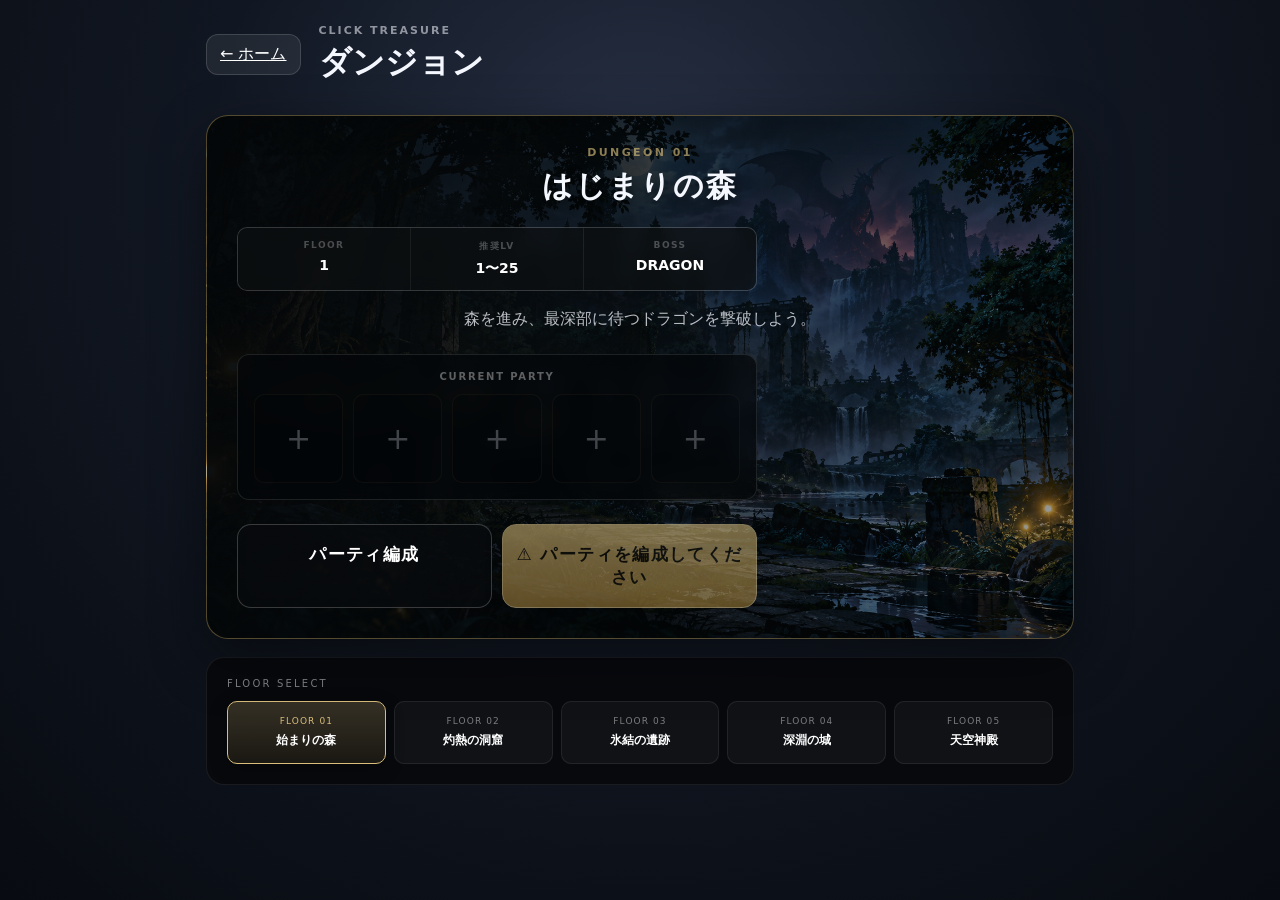
<file: dungeon.html>
﻿<!DOCTYPE html>
<html lang="ja">
<head>
  <meta charset="UTF-8">
  <meta name="viewport" content="width=device-width, initial-scale=1.0">
  <title>ダンジョン | CLICK TREASURE</title>
  <link rel="stylesheet" href="dungeon.css?v=1">
</head>

<body>

  <main class="dungeon-page">

    <header class="dungeon-header">
      <button
        class="back-button"
        type="button"
        onclick="location.href='dungeon-menu.html'"
      >
        ← 戻る
      </button>

      <div>
        <div class="dungeon-label">CLICK TREASURE</div>
        <h1>ダンジョン</h1>
      </div>
    </header>

    <section class="dungeon-status">
      <div>
        <span>FLOOR</span>
        <strong id="floorNumber">1</strong>
      </div>

      <div>
        <span>DISTANCE</span>
        <strong id="distanceNumber">0m</strong>
      </div>
      <div class="dev-speed"><span>DEV SPEED</span><div><button type="button" class="speed-btn active" data-speed="1">×1</button><button type="button" class="speed-btn" data-speed="2">×2</button><button type="button" class="speed-btn" data-speed="3">×3</button></div></div>
    </section>

    <section class="dungeon-screen">

      <div id="dungeonViewport" class="dungeon-viewport">

        <div class="dungeon-bg dungeon-bg-far"></div>
        <div class="dungeon-bg dungeon-bg-mid"></div>
        <div class="dungeon-bg dungeon-bg-near"></div>

        <div id="dungeonWorld" class="dungeon-world">

          <div class="dungeon-ground"></div>

          <div id="dungeonPlayer" class="dungeon-player">
            <div class="placeholder player-placeholder">
              PLAYER
            </div>

            <div class="player-info">
              <strong id="playerName">冒険者</strong>

              <div class="hp-bar">
                <div id="playerHpBar" class="hp-bar-fill"></div>
              </div>

              <span id="playerHpText">HP 100 / 100</span>
            </div>
          </div>

          <div id="dungeonEnemy" class="dungeon-enemy">
            <div class="placeholder enemy-placeholder">
              ENEMY
            </div>
          </div>

        </div>

      </div>

      <div class="dev-speed"><span>DEV SPEED</span><div><button type="button" class="speed-btn active" data-speed="1">×1</button><button type="button" class="speed-btn" data-speed="2">×2</button><button type="button" class="speed-btn" data-speed="3">×3</button></div></div>
    </section>

    

    <button id="nextRoomButton" class="next-room-button" type="button" hidden>次の部屋へ →</button>

    <section id="heroHud" class="hero-hud">
      <div class="hero-hud-top">
        <div>
          <span class="hero-label">HERO</span>
          <strong>勇者</strong>
        </div>

        <div class="hero-level">
          Lv.<strong id="heroLevel">1</strong>
        </div>

        <div class="hero-coin">
          COIN <strong id="heroCoin">0</strong>
        </div>
      </div>

      <div class="hero-hp-area">
        <div class="hero-hp-text">
          <span>HP</span>
          <strong><span id="heroHp">100</span> / <span id="heroMaxHp">100</span></strong>
        </div>
        <div class="hero-hp-bar">
          <div id="heroHpFill" class="hero-hp-fill"></div>
        </div>
      </div>

      <div class="hero-stats">
        <div>
          <span>ATK</span>
          <strong id="heroAttack">15</strong>
        </div>

        <button id="heroLevelUpButton" class="hero-levelup-button" type="button">
          <strong>LEVEL UP</strong>
          <span id="heroLevelUpCost">20 COIN</span>
        </button>
      </div>

      <div class="hero-actions">
        <button id="heroAttackButton" type="button">攻撃</button>
        <button id="heroSkillButton" type="button" disabled>スキル</button>
        <button id="heroEquipmentButton" type="button">装備</button>
      </div>
    </section>
    <div id="battleLog" class="battle-log">
  <div id="battleMessage" class="battle-message">
    ダンジョン探索開始！
  </div>
</div>
</main>



<!-- Dungeon Result -->
<div id="dungeonResult" class="dungeon-result" hidden>
  <div class="dungeon-result-backdrop"></div>

  <div class="dungeon-result-card">
    <span class="result-label">EXPEDITION RESULT</span>

    <h2 id="resultTitle">🏆 1階層クリア！</h2>

    <div class="result-stats">
      <div>
        <span>到達距離</span>
        <strong id="resultDistance">0m</strong>
      </div>

      <div>
        <span>撃破数</span>
        <strong id="resultKills">0体</strong><div><span>獲得EXP</span><strong id="resultExp">0 EXP</strong></div>
      </div>
    </div>

    <div id="resultPartyExp" class="result-party-exp"></div>

    <div id="resultEquipmentDrop" class="result-equipment-drop" hidden>
      <span class="result-equipment-label">EQUIPMENT DROP</span>

      <div class="result-equipment-compare">
        <div class="result-equipment-current">
          <span>現在の武器</span>
          <strong id="resultCurrentWeapon">なし</strong>
          <small id="resultCurrentWeaponStat">ATK +0</small>
        </div>

        <div class="result-equipment-arrow">→</div>

        <div class="result-equipment-new">
          <span>ドロップ</span>
          <strong id="resultDroppedWeapon">---</strong>
          <small id="resultDroppedWeaponStat">ATK +0</small>
        </div>
      </div>

      <div class="result-equipment-actions">
        <button id="keepCurrentWeaponButton" type="button">入れ替えない</button>
        <button id="equipDroppedWeaponButton" type="button">入れ替える</button>
      </div>
    </div>
    <button id="returnButton" type="button">
      🏠 帰還する
    </button>
  </div>
</div>
<!-- Hero Equipment -->
<div id="heroEquipmentPanel" class="hero-equipment-panel" hidden>
  <div class="hero-equipment-backdrop"></div>

  <div class="hero-equipment-card">
    <div class="hero-equipment-header">
      <div>
        <span class="hero-equipment-label">HERO EQUIPMENT</span>
        <h2>装備</h2>
      </div>

      <button id="heroEquipmentCloseButton" type="button">×</button>
    </div>

    <div id="heroEquipmentList" class="hero-equipment-list">
      <p class="hero-equipment-empty">装備を所持していません</p>
    </div>
  </div>
</div>
  <script src="dungeon.js?v=5"></script>
</body>
</html>
</file>
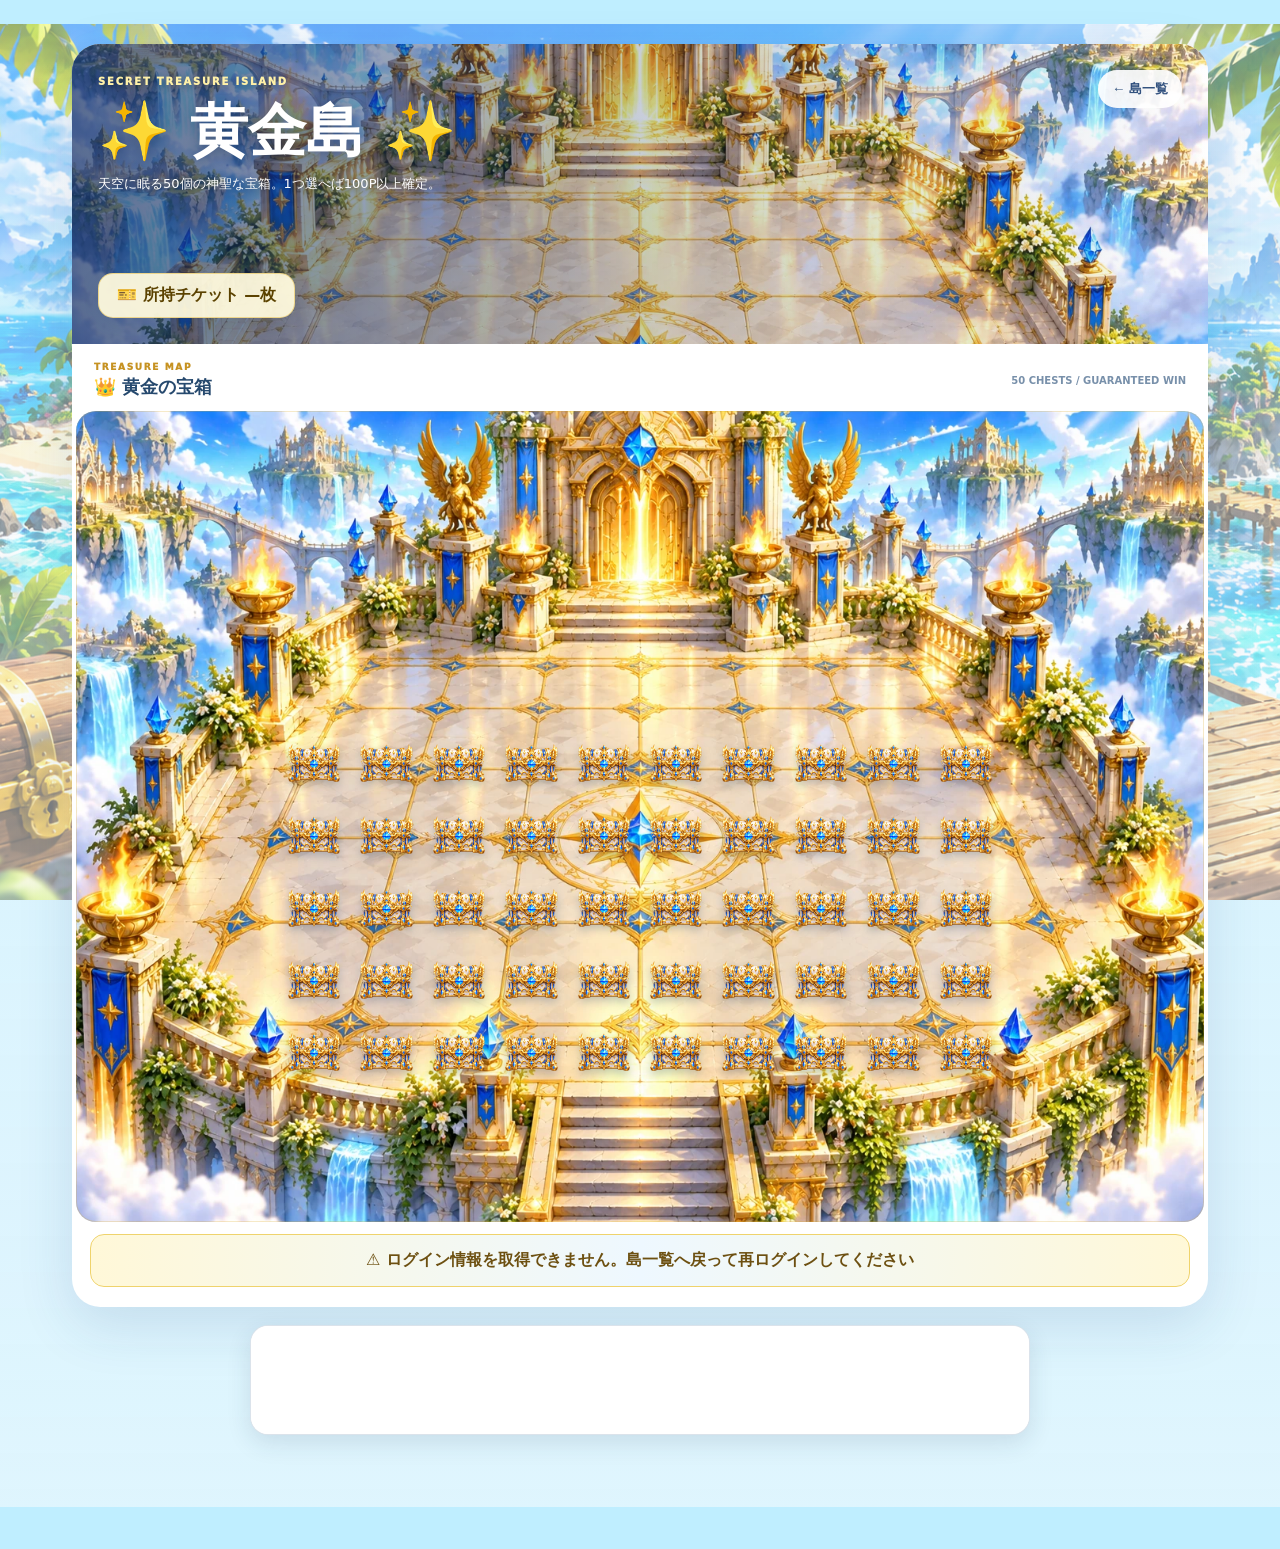
<file: golden-island.html>
<!doctype html>
<html lang="ja">
<head>
<meta charset="utf-8">
<meta name="viewport" content="width=device-width,initial-scale=1">
<title>黄金島｜CLICK TREASURE</title>
<link rel="stylesheet" href="./style.css?v=88-40">
<style>
body.golden-page{min-height:100vh}
.golden-page-wrap{width:min(1180px,calc(100% - 24px));margin:24px auto 42px}
.golden-page .golden-game{display:block!important;margin:0}
.golden-page .golden-map{
  /* V88-35: fit all 50 chests safely inside the perspective floor */
  padding:28% 18% 12%!important;
  gap:5px!important;
  background-position:center center!important;
}
.golden-page .golden-chest img{width:78%;height:78%}
@media(max-width:650px){
  .golden-page-wrap{width:calc(100% - 12px);margin:8px auto 24px}
  .golden-page .golden-map{padding:28% 13% 12%!important;gap:2px!important}
  .golden-page .golden-chest img{width:86%;height:86%}
}
</style>
</head>
<body class="golden-page">
<div id="fx"></div>
<div id="jackpotOverlay" class="jackpot-overlay" aria-hidden="true">
  <div class="jackpot-rays"></div>
  <div class="jackpot-card">
    <div id="jackpotLabel" class="jackpot-label">✨ 黄金大当たり！！ ✨</div>
    <div class="jackpot-caption">獲得ポイント</div>
    <div class="jackpot-money"><span id="jackpotAmount">100</span><small>P</small></div>
    <div id="jackpotBang" class="jackpot-bang">！！！</div>
  </div>
</div>
<audio id="audio1old" preload="auto" src="sounds/win_1.wav"></audio>
<audio id="audio10old" preload="auto" src="sounds/win_10.wav"></audio>
<audio id="audio100old" preload="auto" src="sounds/win_100.wav"></audio>

<main class="golden-page-wrap">
<section id="goldenGame" class="golden-game">
  <div class="golden-hero">
    <div class="golden-hero-shade"></div>
    <div class="golden-head">
      <div>
        <span>SECRET TREASURE ISLAND</span>
        <h2>✨ 黄金島 ✨</h2>
        <p>天空に眠る50個の神聖な宝箱。1つ選べば100P以上確定。</p>
      </div>
      <button id="goldenBack" type="button" onclick="location.href='./index.html'">← 島一覧</button>
    </div>
    <div class="golden-ticket-status">🎫 所持チケット <strong id="goldenTicketsInGame">0</strong>枚</div>
  </div>
  <div class="golden-map-head">
    <div><small>TREASURE MAP</small><b>👑 黄金の宝箱</b></div>
    <span>50 CHESTS / GUARANTEED WIN</span>
  </div>
  <div id="goldenMap" class="golden-map"></div>
  <div id="goldenMessage" class="golden-message">黄金の宝箱を1つ選ぼう</div>
</section>
  <section class="ad island-ad" aria-label="広告">
    <!-- admax -->
    <script src="https://adm.shinobi.jp/s/87367a901842c04cb35344ce335b7de3"></script>
    <!-- admax -->
  </section>
</main>
<script src="./ct-analytics.js?v=1"></script>
<script src="./golden-island.js?v=88-43"></script>

<!-- admax interstitial -->

<!-- /admax interstitial -->

</body>
</html>
</file>
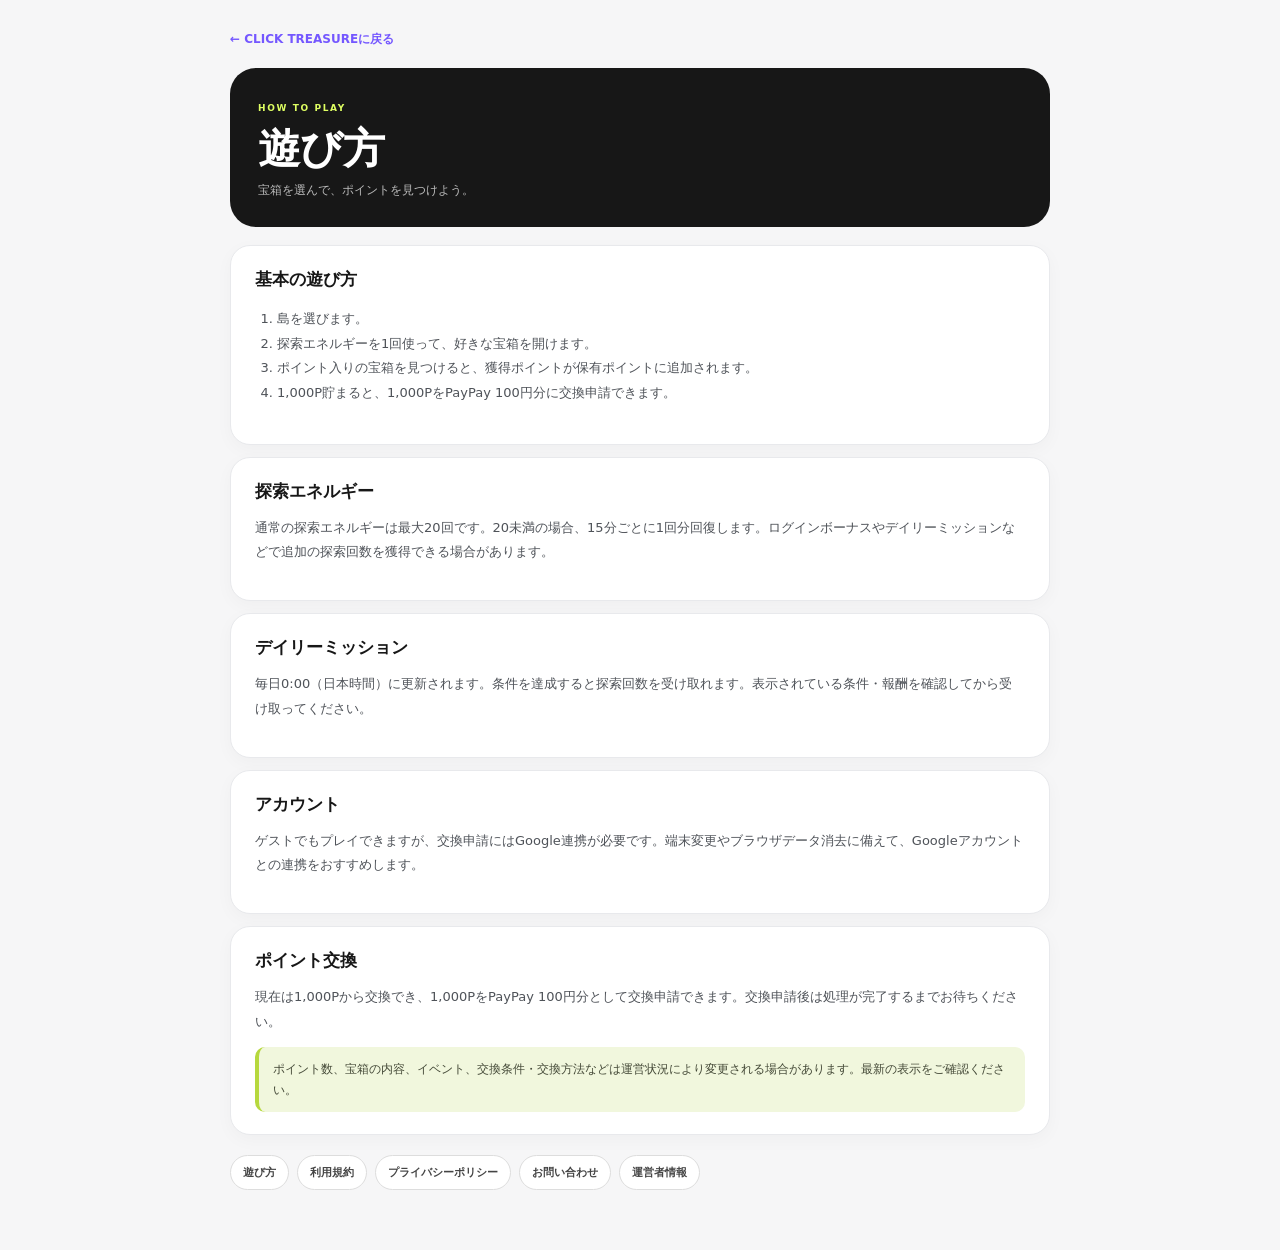
<file: howto.html>
<!doctype html><html lang="ja"><head><meta charset="utf-8"><meta name="viewport" content="width=device-width,initial-scale=1"><title>遊び方 | CLICK TREASURE</title><link rel="stylesheet" href="public-pages.css?v=60"></head><body class="info-page"><main class="info-shell"><a class="info-back" href="index.html">← CLICK TREASUREに戻る</a><header class="info-hero"><span>HOW TO PLAY</span><h1>遊び方</h1><p>宝箱を選んで、ポイントを見つけよう。</p></header>
<section class="info-card"><h2>基本の遊び方</h2><ol><li>島を選びます。</li><li>探索エネルギーを1回使って、好きな宝箱を開けます。</li><li>ポイント入りの宝箱を見つけると、獲得ポイントが保有ポイントに追加されます。</li><li>1,000P貯まると、1,000PをPayPay 100円分に交換申請できます。</li></ol></section>
<section class="info-card"><h2>探索エネルギー</h2><p>通常の探索エネルギーは最大20回です。20未満の場合、15分ごとに1回分回復します。ログインボーナスやデイリーミッションなどで追加の探索回数を獲得できる場合があります。</p></section>
<section class="info-card"><h2>デイリーミッション</h2><p>毎日0:00（日本時間）に更新されます。条件を達成すると探索回数を受け取れます。表示されている条件・報酬を確認してから受け取ってください。</p></section>
<section class="info-card"><h2>アカウント</h2><p>ゲストでもプレイできますが、交換申請にはGoogle連携が必要です。端末変更やブラウザデータ消去に備えて、Googleアカウントとの連携をおすすめします。</p></section>
<section class="info-card"><h2>ポイント交換</h2><p>現在は1,000Pから交換でき、1,000PをPayPay 100円分として交換申請できます。交換申請後は処理が完了するまでお待ちください。</p><div class="info-note">ポイント数、宝箱の内容、イベント、交換条件・交換方法などは運営状況により変更される場合があります。最新の表示をご確認ください。</div></section>
<div class="info-links"><a href="howto.html">遊び方</a><a href="terms.html">利用規約</a><a href="privacy.html">プライバシーポリシー</a><a href="contact.html">お問い合わせ</a><a href="operator.html">運営者情報</a></div></main></body></html>
</file>
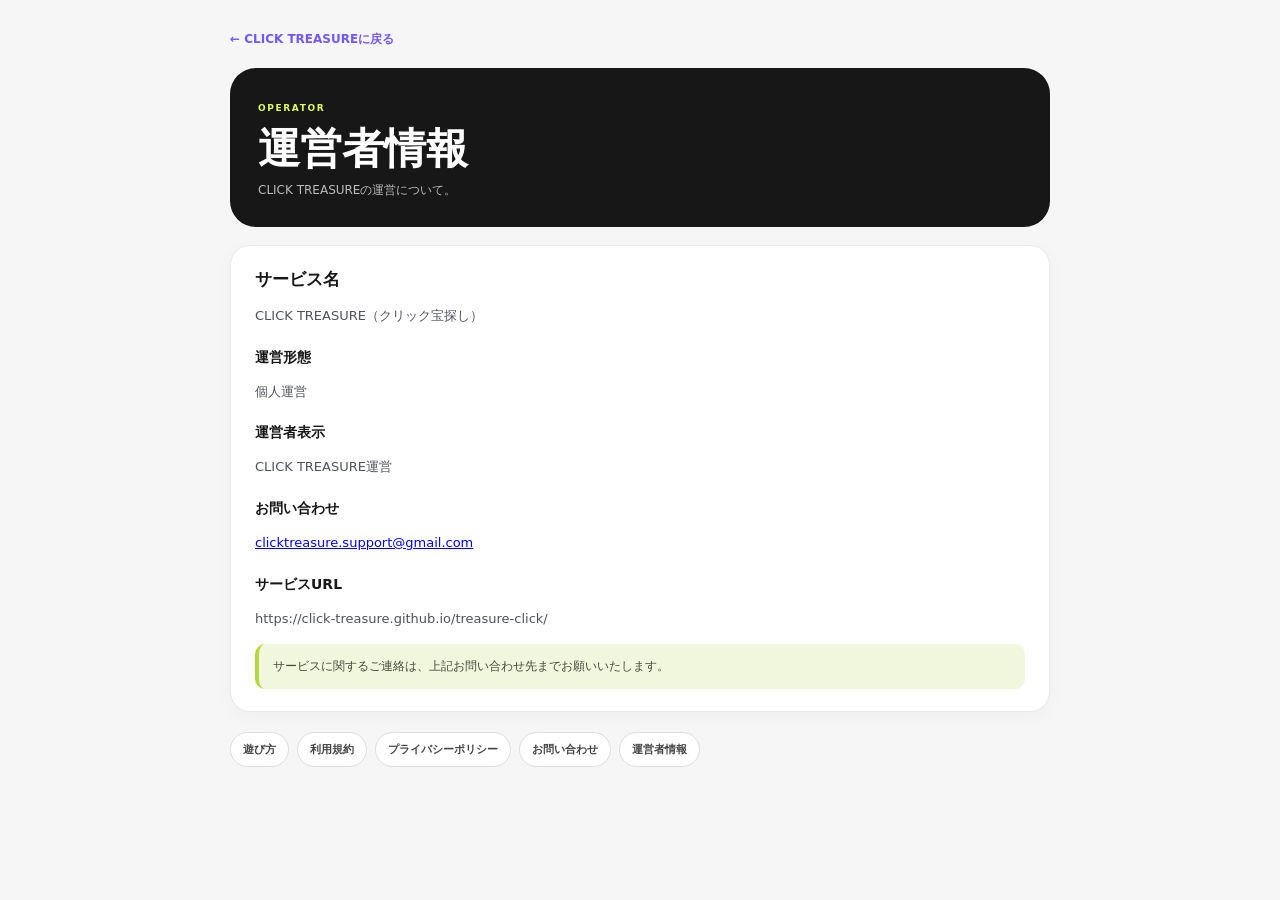
<file: operator.html>
<!doctype html><html lang="ja"><head><meta charset="utf-8"><meta name="viewport" content="width=device-width,initial-scale=1"><title>運営者情報 | CLICK TREASURE</title><link rel="stylesheet" href="public-pages.css?v=60"></head><body class="info-page"><main class="info-shell"><a class="info-back" href="index.html">← CLICK TREASUREに戻る</a><header class="info-hero"><span>OPERATOR</span><h1>運営者情報</h1><p>CLICK TREASUREの運営について。</p></header>
<section class="info-card"><h2>サービス名</h2><p>CLICK TREASURE（クリック宝探し）</p>
<h3>運営形態</h3><p>個人運営</p>
<h3>運営者表示</h3><p>CLICK TREASURE運営</p>
<h3>お問い合わせ</h3><p><a href="mailto:clicktreasure.support@gmail.com">clicktreasure.support@gmail.com</a></p>
<h3>サービスURL</h3><p>https://click-treasure.github.io/treasure-click/</p>
<div class="info-note">サービスに関するご連絡は、上記お問い合わせ先までお願いいたします。</div></section>
<div class="info-links"><a href="howto.html">遊び方</a><a href="terms.html">利用規約</a><a href="privacy.html">プライバシーポリシー</a><a href="contact.html">お問い合わせ</a><a href="operator.html">運営者情報</a></div></main></body></html>
</file>
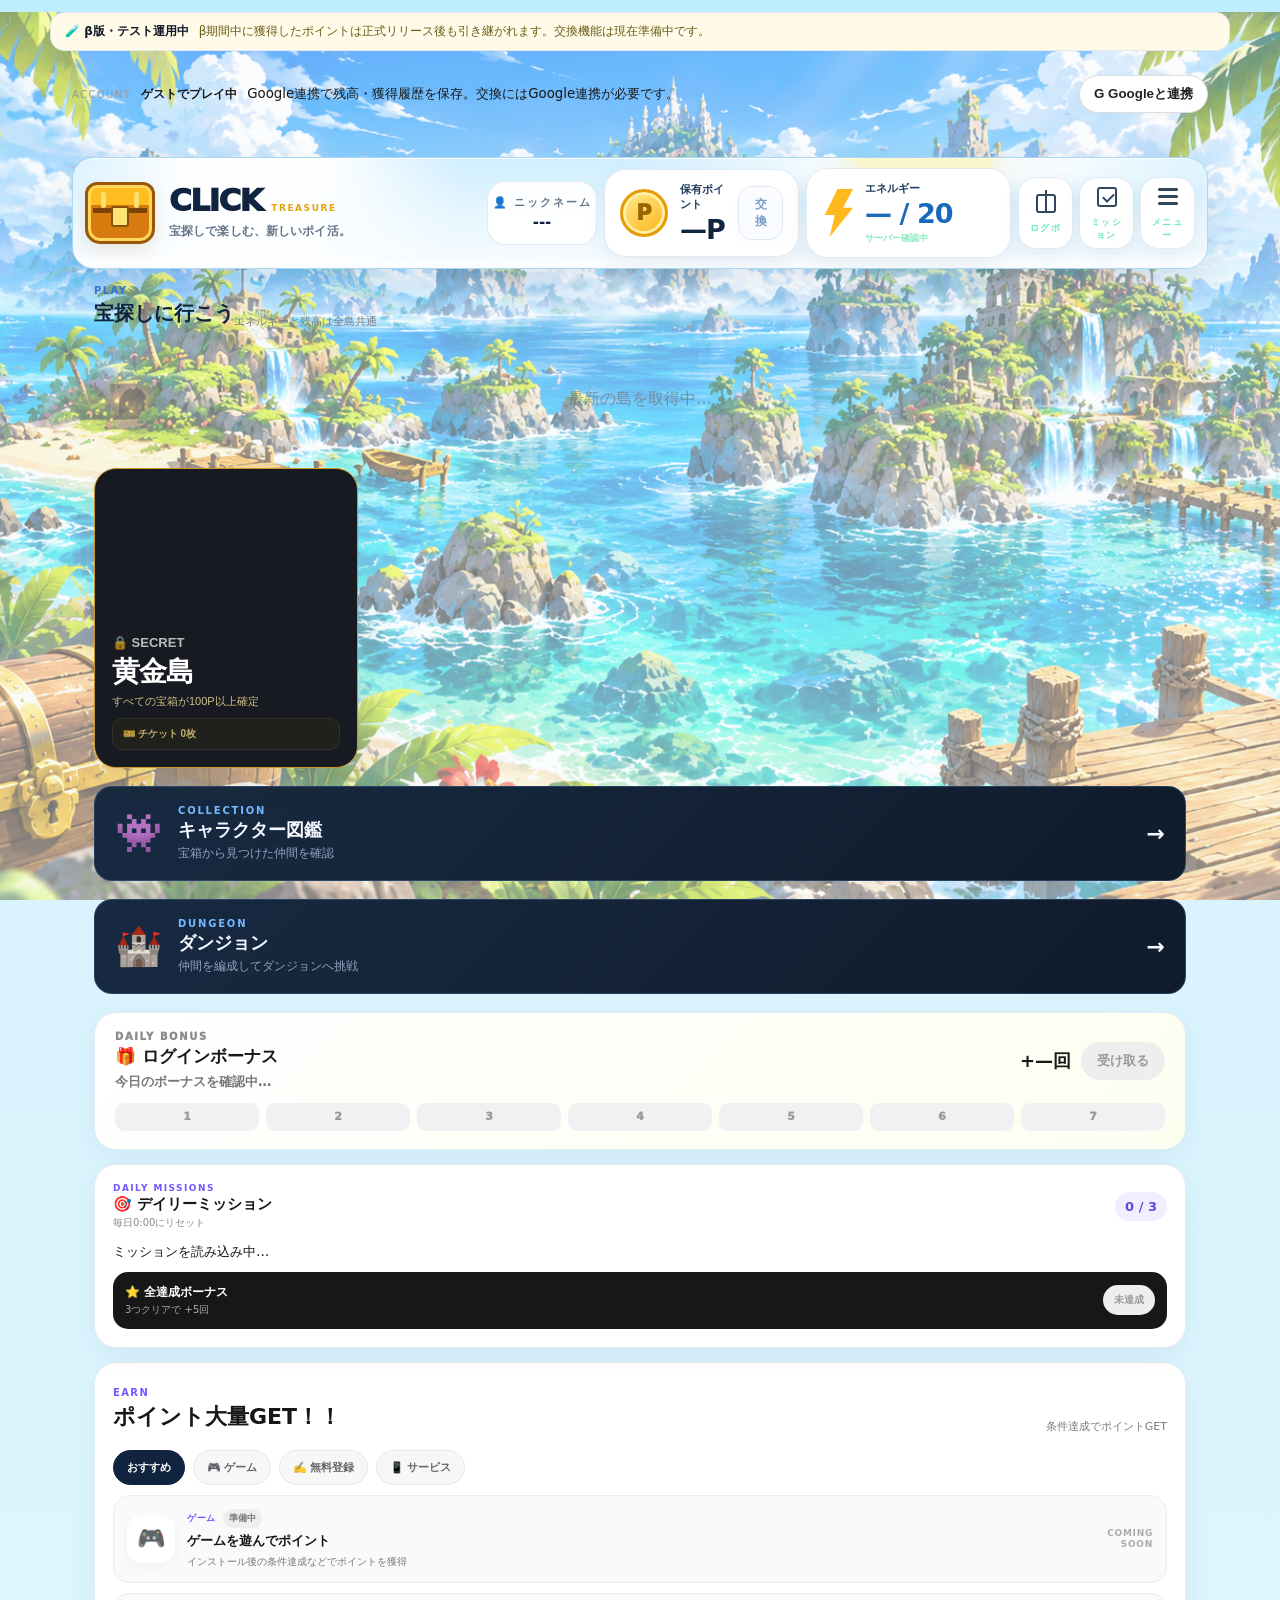
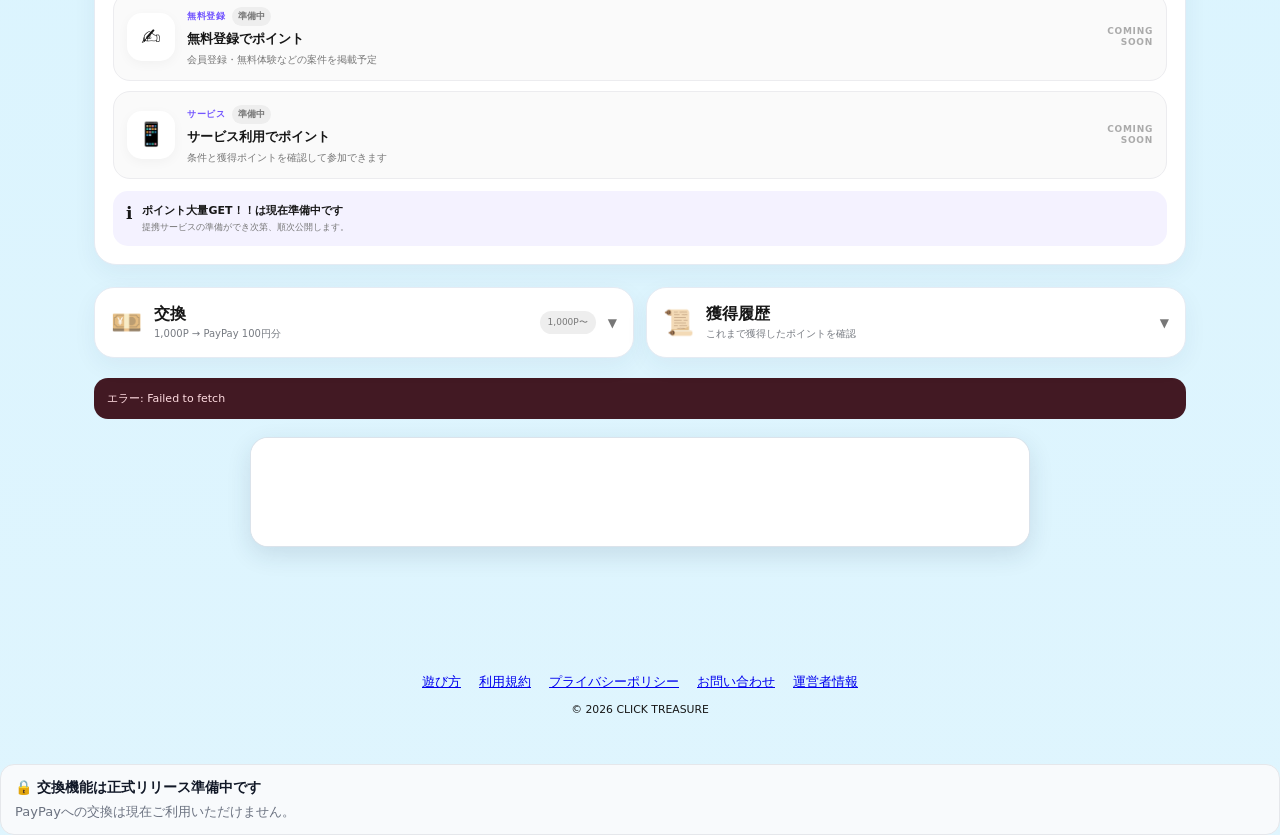
<file: party.html>
﻿<!DOCTYPE html>
<html lang="ja">
<head>
  <meta charset="UTF-8">
  <meta name="viewport" content="width=device-width,initial-scale=1">
  <title>パーティ編成 | CLICK TREASURE</title>
  <link rel="stylesheet" href="characters.css">
</head>

<body class="party-page">

<header class="character-header">
  <a href="dungeon-menu.html" class="back-btn">← ダンジョン入口</a>

  <div>
    <small>CLICK TREASURE</small>
    <h1>パーティ編成</h1>
  </div>

  
</header>

<main>

<section class="intro">
  <span>PARTY FORMATION</span>
  <h2>ダンジョンへ連れていく仲間を選ぼう</h2>
  <p>
    宝探し中、まれにキャラクターが出現！
    集めた仲間はダンジョンへ連れていけます。
  </p>
</section>

<section class="current-party-panel">
  <div class="current-party-title">
    <span>CURRENT PARTY</span>
    <small>最大5体</small>
  </div>

  <div id="partyFormationSlots" class="party-formation-slots"></div>
</section>
<section class="character-grid">

  <div class="evolution-row" data-evolution-line="slime">

  <article class="character-card rarity-1 evolution-card"
           data-character="slime"
           data-evolution-stage="0">
    <div class="rarity">★</div>
    <div class="character-art">
      <img src="assets/characters/slime.png" alt="スライム">
    </div>
    <div class="character-info">
      <small>SLIME</small>
      <h3>スライム</h3>
      <span class="type">💧 水属性 ｜ スライム</span>
      <div class="skill">
        <b>💧 たいあたり</b>
        <p>体当たりで敵1体を攻撃する。</p>
      </div>
    </div>
  </article>

  <article class="character-card rarity-1 evolution-card"
           data-evolution-of="slime"
           data-evolution-stage="1">
    <div class="rarity">★★</div>
    <div class="character-art">
      <img src="assets/characters/slime-evo1.png" alt="スライム2">
    </div>
    <div class="character-info">
      <small>EVOLUTION 1</small>
      <h3>アクアスライム</h3>
      <span class="type">💧 水属性 ｜ スライム</span>
      <div class="skill">
        <b>💧 アクアショット</b>
        <p>水の弾を放ち、敵1体を攻撃する。</p>
      </div>
    </div>
  </article>

  <article class="character-card rarity-1 evolution-card"
           data-evolution-of="slime"
           data-evolution-stage="2">
    <div class="rarity">★★★</div>
    <div class="character-art">
      <img src="assets/characters/slime-evo2.png" alt="スライム3">
    </div>
    <div class="character-info">
      <small>EVOLUTION 2</small>
      <h3>アクアロードスライム</h3>
      <span class="type">💧 水属性 ｜ スライム</span>
      <div class="skill">
        <b>🌊 アクアバースト</b>
        <p>強烈な水流を放ち、敵に大ダメージを与える。</p>
      </div>
    </div>
  </article>

  <article class="character-card rarity-1 evolution-card"
           data-evolution-of="slime"
           data-evolution-stage="3">
    <div class="rarity">★★★★</div>
    <div class="character-art">
      <img src="assets/characters/slime-evo3.png" alt="スライム4">
    </div>
    <div class="character-info">
      <small>FINAL EVOLUTION</small>
      <h3>リヴァイアスライム</h3>
      <span class="type">💧 水属性 ｜ スライム</span>
      <div class="skill">
        <b>🌊 リヴァイアウェーブ</b>
        <p>巨大な水流を解き放ち、敵を飲み込む。</p>
      </div>
    </div>
  </article>

</div>
<div class="evolution-row" data-evolution-line="golem">

  <article class="character-card rarity-1 evolution-card"
           data-character="golem"
           data-evolution-stage="0">
    <div class="rarity">★</div>
    <div class="character-art">
      <img src="assets/characters/golem.png" alt="ゴーレム">
    </div>
    <div class="character-info">
      <small>GOLEM</small>
      <h3>ゴーレム</h3>
      <span class="type">🪨 土属性 ｜ ゴーレム</span>
      <div class="skill">
        <b>🛡️ ストーンシールド</b>
        <p>岩の盾を展開し、自分を守る。</p>
      </div>
    </div>
  </article>

  <article class="character-card rarity-2 evolution-card"
           data-evolution-of="golem"
           data-evolution-stage="1">
    <div class="rarity">★★</div>
    <div class="character-art">
      <img src="assets/characters/golem-evo1.png" alt="ゴーレム2">
    </div>
    <div class="character-info">
      <small>EVOLUTION 1</small>
      <h3>クリスタルゴーレム</h3>
      <span class="type">🪨 土属性 ｜ ゴーレム</span>
      <div class="skill">
        <b>🛡️ クリスタルシールド</b>
        <p>結晶の盾を展開し、強力な攻撃から身を守る。</p>
      </div>
    </div>
  </article>

  <article class="character-card rarity-3 evolution-card"
           data-evolution-of="golem"
           data-evolution-stage="2">
    <div class="rarity">★★★</div>
    <div class="character-art">
      <img src="assets/characters/golem-evo2.png" alt="ゴーレム3">
    </div>
    <div class="character-info">
      <small>EVOLUTION 2</small>
      <h3>クリスタルガーディアン</h3>
      <span class="type">🪨 土属性 ｜ ゴーレム</span>
      <div class="skill">
        <b>💠 クリスタルバリア</b>
        <p>結晶の障壁を展開し、仲間を守る。</p>
      </div>
    </div>
  </article>

  <article class="character-card rarity-4 evolution-card"
           data-evolution-of="golem"
           data-evolution-stage="3">
    <div class="rarity">★★★★</div>
    <div class="character-art">
      <img src="assets/characters/golem-evo3.png" alt="ゴーレム4">
    </div>
    <div class="character-info">
      <small>FINAL EVOLUTION</small>
      <h3>ダイヤモンドタイタン</h3>
      <span class="type">🪨 土属性 ｜ ゴーレム</span>
      <div class="skill">
        <b>💎 ダイヤモンドバリア</b>
        <p>巨大な障壁を展開し、仲間全体を守る。</p>
      </div>
    </div>
  </article>

</div>

<div class="evolution-row" data-evolution-line="fire-lizard">

  <article class="character-card rarity-2 evolution-card"
           data-character="fire-lizard"
           data-evolution-stage="0">
    <div class="rarity">★★</div>
    <div class="character-art">
      <img src="assets/characters/fire-lizard.png" alt="ファイアリザード">
    </div>
    <div class="character-info">
      <small>FIRE LIZARD</small>
      <h3>ファイアリザード</h3>
      <span class="type">🔥 火属性 ｜ ドラゴン</span>
      <div class="skill">
        <b>🔥 ファイアブレス</b>
        <p>炎の息を吐き、敵を攻撃する。</p>
      </div>
    </div>
  </article>

  <article class="character-card rarity-3 evolution-card"
           data-evolution-of="fire-lizard"
           data-evolution-stage="1">
    <div class="rarity">★★★</div>
    <div class="character-art">
      <img src="assets/characters/fire-lizard-evo1.png" alt="ファイアリザード2">
    </div>
    <div class="character-info">
      <small>EVOLUTION 1</small>
      <h3>フレイムリザード</h3>
      <span class="type">🔥 火属性 ｜ ドラゴン</span>
      <div class="skill">
        <b>🔥 フレイムブレス</b>
        <p>高温の炎を吐き、敵に大ダメージを与える。</p>
      </div>
    </div>
  </article>

  <article class="character-card rarity-4 evolution-card"
           data-evolution-of="fire-lizard"
           data-evolution-stage="2">
    <div class="rarity">★★★★</div>
    <div class="character-art">
      <img src="assets/characters/fire-lizard-evo2.png" alt="ファイアリザード3">
    </div>
    <div class="character-info">
      <small>EVOLUTION 2</small>
      <h3>インフェルノドラゴン</h3>
      <span class="type">🔥 火属性 ｜ ドラゴン</span>
      <div class="skill">
        <b>🔥 インフェルノブレス</b>
        <p>灼熱の業火で敵を焼き尽くす。</p>
      </div>
    </div>
  </article>

  <article class="character-card rarity-5 evolution-card"
           data-evolution-of="fire-lizard"
           data-evolution-stage="3">
    <div class="rarity">★★★★★</div>
    <div class="character-art">
      <img src="assets/characters/fire-lizard-evo3.png" alt="ファイアリザード4">
    </div>
    <div class="character-info">
      <small>FINAL EVOLUTION</small>
      <h3>ヴォルカニックドラゴン</h3>
      <span class="type">🔥 火属性 ｜ ドラゴン</span>
      <div class="skill">
        <b>🌋 ヴォルカニックノヴァ</b>
        <p>火山のような爆炎を解き放ち、敵全体を攻撃する。</p>
      </div>
    </div>
  </article>

</div>

<div class="evolution-row" data-evolution-line="forest-spirit">

  <article class="character-card rarity-2 evolution-card" data-character="forest-spirit" data-evolution-stage="0">
    <div class="rarity">★★</div>
    <div class="character-art"><img src="assets/characters/forest-spirit.png" alt="森の精霊"></div>
    <div class="character-info">
      <small>FOREST SPIRIT</small>
      <h3>森の精霊</h3>
      <span class="type">🌿 木属性 ｜ 精霊</span>
      <div class="skill">
        <b>🍃 ヒールリーフ</b>
        <p>癒やしの葉で傷ついた仲間を回復する。</p>
      </div>
    </div>
  </article>

  <article class="character-card rarity-3 evolution-card" data-evolution-of="forest-spirit" data-evolution-stage="1">
    <div class="rarity">★★★</div>
    <div class="character-art"><img src="assets/characters/forest-spirit-evo1.png" alt="森の精霊 進化1"></div>
    <div class="character-info">
      <small>EVOLUTION I</small>
      <h3>フォレストエルフ</h3>
      <span class="type">🌿 木属性 ｜ 精霊</span>
      <div class="skill">
        <b>🌿 フォレストヒール</b>
        <p>森の力で仲間のHPを回復する。</p>
      </div>
    </div>
  </article>

  <article class="character-card rarity-4 evolution-card" data-evolution-of="forest-spirit" data-evolution-stage="2">
    <div class="rarity">★★★★</div>
    <div class="character-art"><img src="assets/characters/forest-spirit-evo2.png" alt="森の精霊 進化2"></div>
    <div class="character-info">
      <small>EVOLUTION II</small>
      <h3>シルフィードクイーン</h3>
      <span class="type">🌿 木属性 ｜ 精霊</span>
      <div class="skill">
        <b>🧚 シルフィードブレス</b>
        <p>精霊の風で仲間全体を癒やし、戦いを支援する。</p>
      </div>
    </div>
  </article>

  <article class="character-card rarity-5 evolution-card" data-evolution-of="forest-spirit" data-evolution-stage="3">
    <div class="rarity">★★★★★</div>
    <div class="character-art"><img src="assets/characters/forest-spirit-evo3.png" alt="森の精霊 最終進化"></div>
    <div class="character-info">
      <small>FINAL EVOLUTION</small>
      <h3>精霊王シルフィリア</h3>
      <span class="type">🌿 木属性 ｜ 精霊</span>
      <div class="skill">
        <b>🌳 世界樹の祝福</b>
        <p>世界樹の力で仲間全体を大きく回復し、力を与える。</p>
      </div>
    </div>
  </article>

</div>

  <article class="character-card rarity-3" data-character="mimic">
    <div class="rarity">★★★</div>
    <div class="character-art"><img src="assets/characters/mimic.png" alt="ミミック"></div>
    <div class="character-info">
      <small>MIMIC</small>
      <h3>ミミック</h3>
      <span class="type">🌑 無属性 ｜ ミミック</span>
      <div class="skill">
        <b>🦷 デッドリーバイト</b>
        <p>大ダメージ＋まれに敵の行動を封じる。</p>
      </div>
    </div>
  </article>

</section>

<section class="dungeon-preview">
  <span>SELECTED PARTY</span>
  <h2>👥 パーティ編成</h2>
  <p>最大5体の仲間を選んでダンジョンへ出発しよう。</p>
  <button type="button" id="dungeonStartButton">編成を決定</button>
</section>



</main>

<script src="party.js"></script>
</body>
</html>
</file>
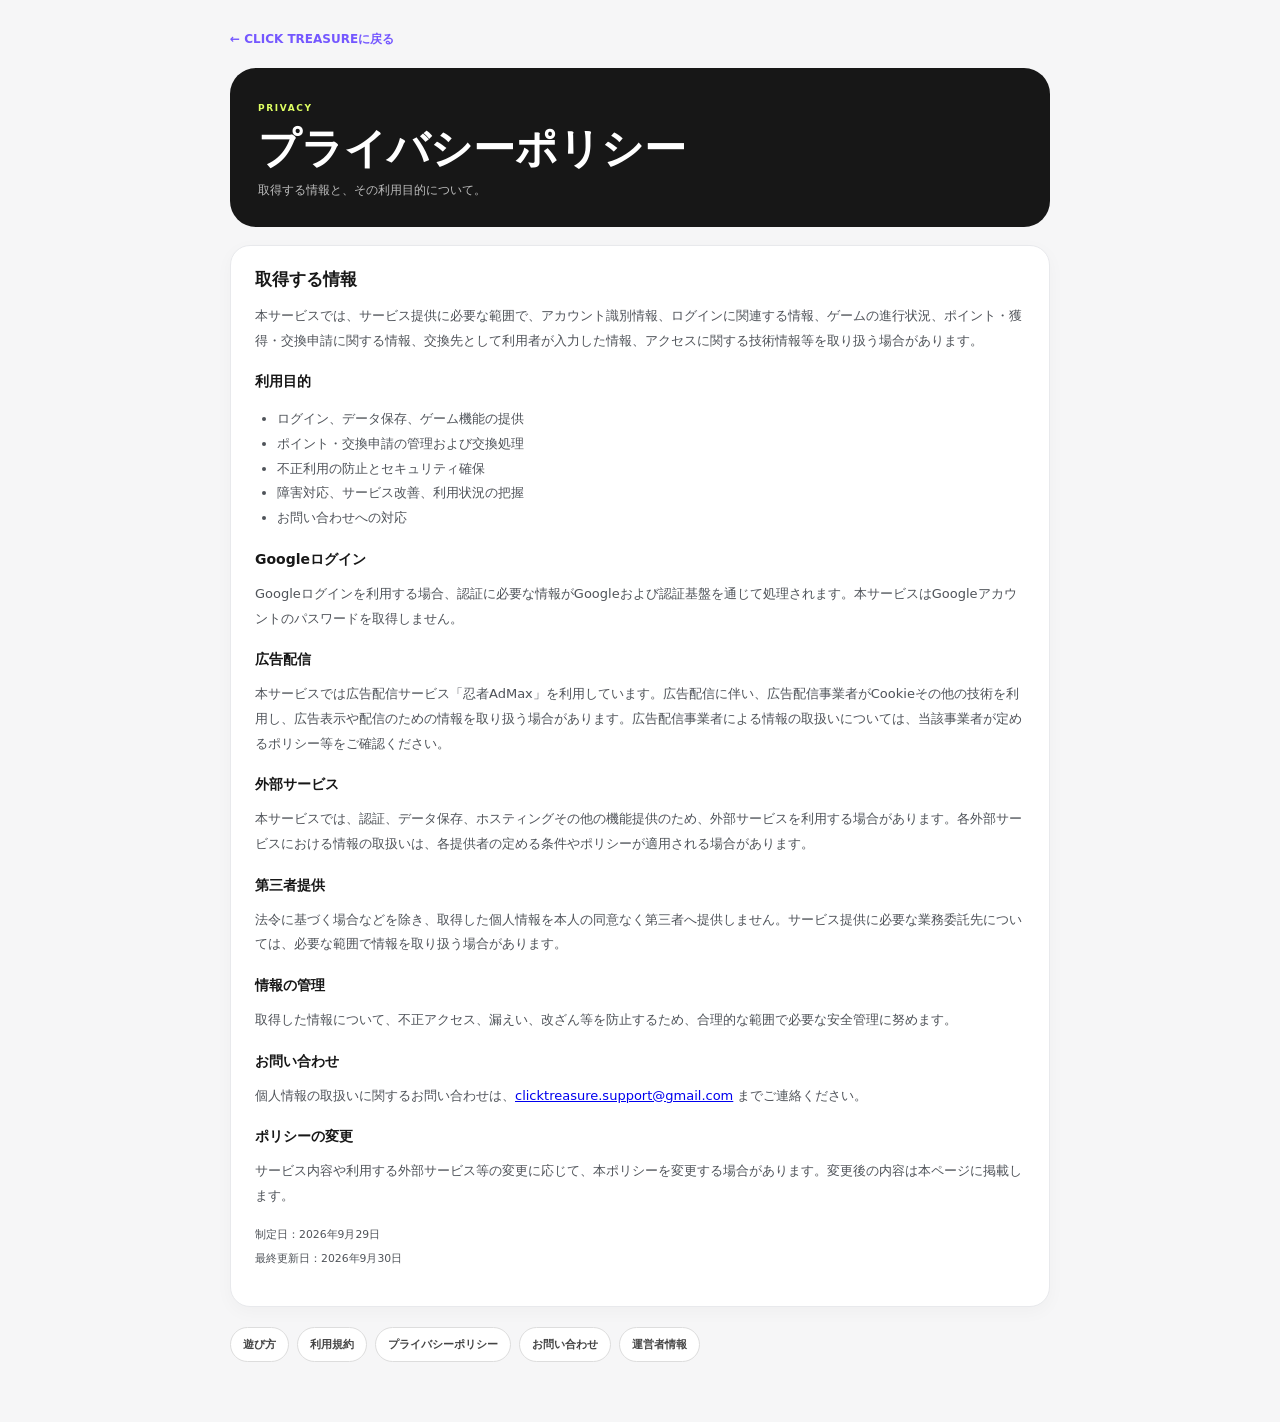
<file: privacy.html>
<!doctype html><html lang="ja"><head><meta charset="utf-8"><meta name="viewport" content="width=device-width,initial-scale=1"><title>プライバシーポリシー | CLICK TREASURE</title><link rel="stylesheet" href="public-pages.css?v=60"></head><body class="info-page"><main class="info-shell"><a class="info-back" href="index.html">← CLICK TREASUREに戻る</a><header class="info-hero"><span>PRIVACY</span><h1>プライバシーポリシー</h1><p>取得する情報と、その利用目的について。</p></header>
<section class="info-card"><h2>取得する情報</h2><p>本サービスでは、サービス提供に必要な範囲で、アカウント識別情報、ログインに関連する情報、ゲームの進行状況、ポイント・獲得・交換申請に関する情報、交換先として利用者が入力した情報、アクセスに関する技術情報等を取り扱う場合があります。</p>
<h3>利用目的</h3><ul><li>ログイン、データ保存、ゲーム機能の提供</li><li>ポイント・交換申請の管理および交換処理</li><li>不正利用の防止とセキュリティ確保</li><li>障害対応、サービス改善、利用状況の把握</li><li>お問い合わせへの対応</li></ul>
<h3>Googleログイン</h3><p>Googleログインを利用する場合、認証に必要な情報がGoogleおよび認証基盤を通じて処理されます。本サービスはGoogleアカウントのパスワードを取得しません。</p>
<h3>広告配信</h3><p>本サービスでは広告配信サービス「忍者AdMax」を利用しています。広告配信に伴い、広告配信事業者がCookieその他の技術を利用し、広告表示や配信のための情報を取り扱う場合があります。広告配信事業者による情報の取扱いについては、当該事業者が定めるポリシー等をご確認ください。</p>
<h3>外部サービス</h3><p>本サービスでは、認証、データ保存、ホスティングその他の機能提供のため、外部サービスを利用する場合があります。各外部サービスにおける情報の取扱いは、各提供者の定める条件やポリシーが適用される場合があります。</p>
<h3>第三者提供</h3><p>法令に基づく場合などを除き、取得した個人情報を本人の同意なく第三者へ提供しません。サービス提供に必要な業務委託先については、必要な範囲で情報を取り扱う場合があります。</p>
<h3>情報の管理</h3><p>取得した情報について、不正アクセス、漏えい、改ざん等を防止するため、合理的な範囲で必要な安全管理に努めます。</p>
<h3>お問い合わせ</h3><p>個人情報の取扱いに関するお問い合わせは、<a href="mailto:clicktreasure.support@gmail.com">clicktreasure.support@gmail.com</a> までご連絡ください。</p>
<h3>ポリシーの変更</h3><p>サービス内容や利用する外部サービス等の変更に応じて、本ポリシーを変更する場合があります。変更後の内容は本ページに掲載します。</p>
<p><small>制定日：2026年9月29日<br>最終更新日：2026年9月30日</small></p></section>
<div class="info-links"><a href="howto.html">遊び方</a><a href="terms.html">利用規約</a><a href="privacy.html">プライバシーポリシー</a><a href="contact.html">お問い合わせ</a><a href="operator.html">運営者情報</a></div></main></body></html>
</file>
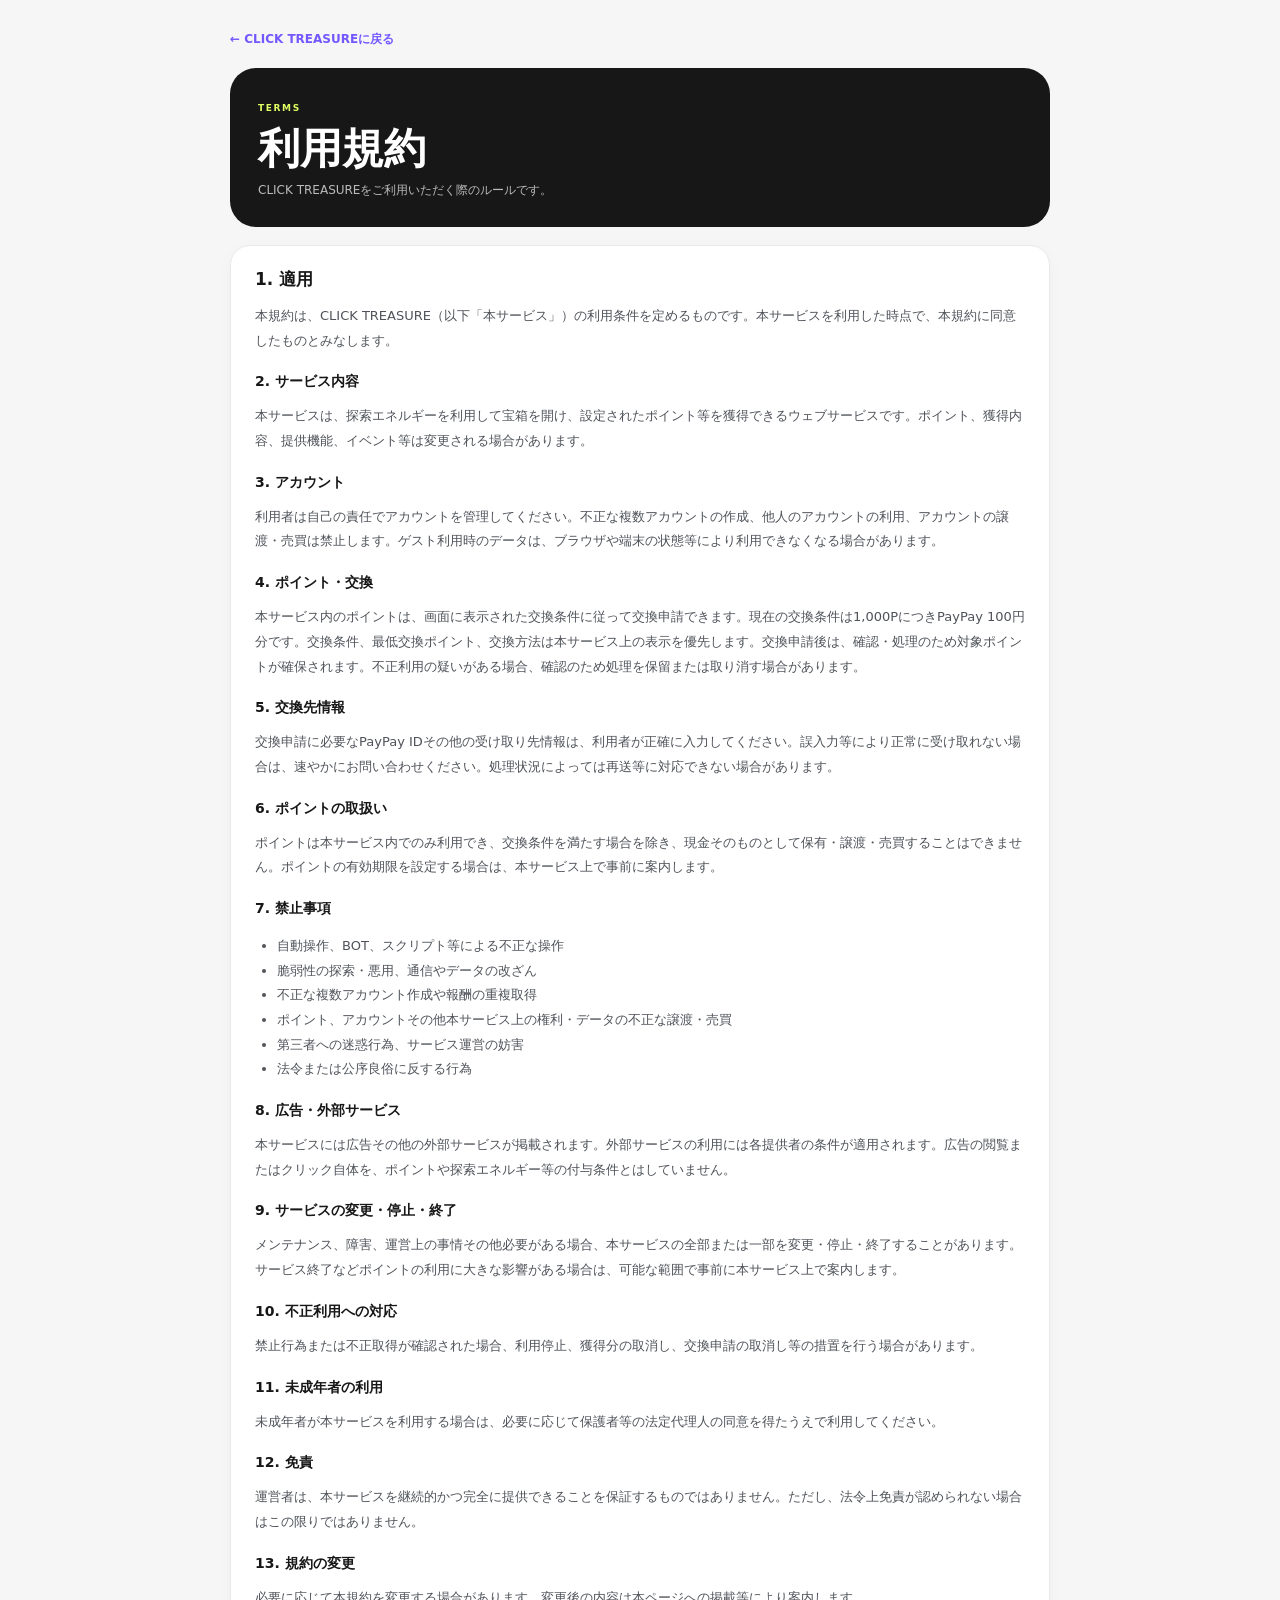
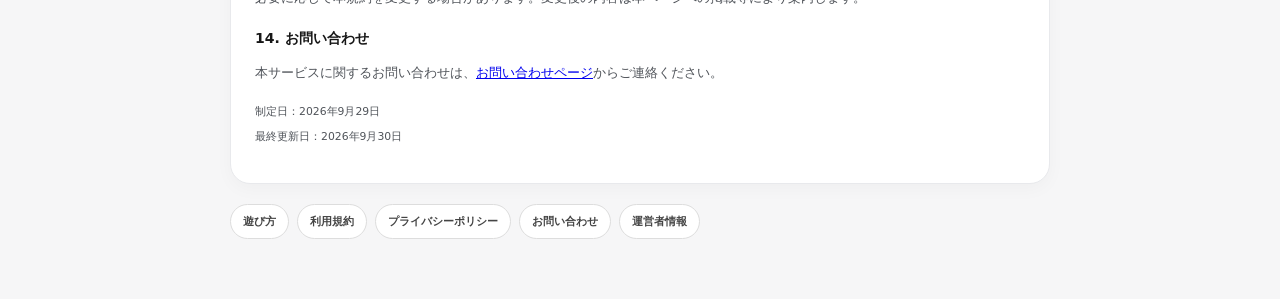
<file: terms.html>
<!doctype html><html lang="ja"><head><meta charset="utf-8"><meta name="viewport" content="width=device-width,initial-scale=1"><title>利用規約 | CLICK TREASURE</title><link rel="stylesheet" href="public-pages.css?v=60"></head><body class="info-page"><main class="info-shell"><a class="info-back" href="index.html">← CLICK TREASUREに戻る</a><header class="info-hero"><span>TERMS</span><h1>利用規約</h1><p>CLICK TREASUREをご利用いただく際のルールです。</p></header>
<section class="info-card"><h2>1. 適用</h2><p>本規約は、CLICK TREASURE（以下「本サービス」）の利用条件を定めるものです。本サービスを利用した時点で、本規約に同意したものとみなします。</p>
<h3>2. サービス内容</h3><p>本サービスは、探索エネルギーを利用して宝箱を開け、設定されたポイント等を獲得できるウェブサービスです。ポイント、獲得内容、提供機能、イベント等は変更される場合があります。</p>
<h3>3. アカウント</h3><p>利用者は自己の責任でアカウントを管理してください。不正な複数アカウントの作成、他人のアカウントの利用、アカウントの譲渡・売買は禁止します。ゲスト利用時のデータは、ブラウザや端末の状態等により利用できなくなる場合があります。</p>
<h3>4. ポイント・交換</h3><p>本サービス内のポイントは、画面に表示された交換条件に従って交換申請できます。現在の交換条件は1,000PにつきPayPay 100円分です。交換条件、最低交換ポイント、交換方法は本サービス上の表示を優先します。交換申請後は、確認・処理のため対象ポイントが確保されます。不正利用の疑いがある場合、確認のため処理を保留または取り消す場合があります。</p>
<h3>5. 交換先情報</h3><p>交換申請に必要なPayPay IDその他の受け取り先情報は、利用者が正確に入力してください。誤入力等により正常に受け取れない場合は、速やかにお問い合わせください。処理状況によっては再送等に対応できない場合があります。</p>
<h3>6. ポイントの取扱い</h3><p>ポイントは本サービス内でのみ利用でき、交換条件を満たす場合を除き、現金そのものとして保有・譲渡・売買することはできません。ポイントの有効期限を設定する場合は、本サービス上で事前に案内します。</p>
<h3>7. 禁止事項</h3><ul><li>自動操作、BOT、スクリプト等による不正な操作</li><li>脆弱性の探索・悪用、通信やデータの改ざん</li><li>不正な複数アカウント作成や報酬の重複取得</li><li>ポイント、アカウントその他本サービス上の権利・データの不正な譲渡・売買</li><li>第三者への迷惑行為、サービス運営の妨害</li><li>法令または公序良俗に反する行為</li></ul>
<h3>8. 広告・外部サービス</h3><p>本サービスには広告その他の外部サービスが掲載されます。外部サービスの利用には各提供者の条件が適用されます。広告の閲覧またはクリック自体を、ポイントや探索エネルギー等の付与条件とはしていません。</p>
<h3>9. サービスの変更・停止・終了</h3><p>メンテナンス、障害、運営上の事情その他必要がある場合、本サービスの全部または一部を変更・停止・終了することがあります。サービス終了などポイントの利用に大きな影響がある場合は、可能な範囲で事前に本サービス上で案内します。</p>
<h3>10. 不正利用への対応</h3><p>禁止行為または不正取得が確認された場合、利用停止、獲得分の取消し、交換申請の取消し等の措置を行う場合があります。</p>
<h3>11. 未成年者の利用</h3><p>未成年者が本サービスを利用する場合は、必要に応じて保護者等の法定代理人の同意を得たうえで利用してください。</p>
<h3>12. 免責</h3><p>運営者は、本サービスを継続的かつ完全に提供できることを保証するものではありません。ただし、法令上免責が認められない場合はこの限りではありません。</p>
<h3>13. 規約の変更</h3><p>必要に応じて本規約を変更する場合があります。変更後の内容は本ページへの掲載等により案内します。</p>
<h3>14. お問い合わせ</h3><p>本サービスに関するお問い合わせは、<a href="contact.html">お問い合わせページ</a>からご連絡ください。</p>
<p><small>制定日：2026年9月29日<br>最終更新日：2026年9月30日</small></p></section>
<div class="info-links"><a href="howto.html">遊び方</a><a href="terms.html">利用規約</a><a href="privacy.html">プライバシーポリシー</a><a href="contact.html">お問い合わせ</a><a href="operator.html">運営者情報</a></div></main></body></html>
</file>
<file: style.css>
*{box-sizing:border-box}body{margin:0;background:radial-gradient(circle at 50% -20%,#16465c,#061722 55%);color:#fff;font-family:system-ui,sans-serif}main{max-width:1050px;margin:auto;padding:25px}header{display:flex;justify-content:space-between;align-items:center;padding:15px 3px}header span,.head span{font-size:9px;letter-spacing:.17em;color:#68e8b3;font-weight:900}h1{margin:4px 0}header p{margin:0;font-size:11px;opacity:.55}.wallet,.identity,.stats,.history,#game{background:#0a2635;border:1px solid #ffffff17;border-radius:21px}.wallet{padding:11px 17px;text-align:right}.wallet small,.identity small,.stats small{display:block;font-size:8px;opacity:.5}.wallet b{font-size:23px;color:#ffe16c}.identity{display:grid;grid-template-columns:1fr 1fr auto;gap:12px;padding:13px;margin-bottom:10px}.identity>div,.stats>div{padding:4px 9px}.identity b{font-size:11px}.identity button,.history button,#close{border:0;border-radius:12px;padding:10px 15px;font-weight:900;cursor:pointer}.stats{display:grid;grid-template-columns:repeat(3,1fr);padding:13px;margin-bottom:10px}.ad{height:58px;border:1px dashed #ffffff25;border-radius:15px;display:flex;align-items:center;justify-content:center;gap:10px;font-size:9px;letter-spacing:.15em;opacity:.4;margin-bottom:10px}.ad span{letter-spacing:0}.error{padding:13px;background:#421923;color:#ffdce1;border-radius:14px;margin-bottom:10px;font-size:11px;word-break:break-all}#game{padding:19px}.head{display:flex;justify-content:space-between;align-items:center}.head h2{margin:3px 0 15px}.live{display:grid;grid-template-columns:auto auto;gap:2px 6px;align-items:center;font-size:10px}.live i{width:8px;height:8px;background:#6df0b0;border-radius:50%;box-shadow:0 0 10px #6df0b0}.live small{grid-column:2;opacity:.5}.sea{overflow:auto;background:radial-gradient(circle,#168399,#0b5269);border-radius:20px;padding:27px}#map{display:grid;grid-template-columns:repeat(10,1fr);gap:6px;min-width:480px;max-width:680px;margin:auto;padding:21px;border-radius:36% 43% 32% 40%;background:linear-gradient(145deg,#78ca70,#3d8e51)}.cell{aspect-ratio:1;border:0;border-radius:50%;background:#ead58a;box-shadow:inset 0 -3px #0002;cursor:pointer}.cell:hover:not(:disabled){transform:scale(1.12)}.cell.opened{background:#62503d;cursor:default}.cell.mine{animation:ping .7s}@keyframes ping{from{box-shadow:0 0 0 0 #6de7ff}to{box-shadow:0 0 0 17px transparent}}#message{text-align:center;margin-top:15px;min-height:23px;font-size:12px}.history{margin-top:10px;padding:15px}.historyHead{display:flex;justify-content:space-between;align-items:center}.history button{padding:7px 11px}#history{margin-top:10px;font-size:11px;opacity:.72}.row{display:flex;justify-content:space-between;padding:8px;border-top:1px solid #ffffff10}.row strong{color:#ffe16c}#overlay{position:fixed;inset:0;background:#03131bef;z-index:20;display:grid;place-items:center;overflow:hidden}#overlay[hidden]{display:none}.win{text-align:center;position:relative;z-index:2;animation:pop .4s cubic-bezier(.2,1.5,.5,1)}.win small{letter-spacing:.25em;color:#ffe66e}.win strong{display:block;font-size:clamp(75px,16vw,155px);text-shadow:0 0 35px #ffd94c88}.burst{position:absolute;width:65vmax;height:65vmax;border-radius:50%;background:repeating-conic-gradient(#ffe36e 0 5deg,transparent 5deg 14deg);opacity:.2;animation:spin 10s linear infinite}@keyframes spin{to{transform:rotate(360deg)}}@keyframes pop{from{transform:scale(.3);opacity:0}}@media(max-width:650px){main{padding:12px}.identity{grid-template-columns:1fr 1fr}.identity button{grid-column:1/-1}}
/* V26.2: force visible 10x10 cells */
#map{
  width:min(680px,100%);
  min-width:520px;
  grid-template-columns:repeat(10,minmax(42px,1fr));
  grid-auto-rows:minmax(42px,1fr);
}
.cell{
  display:block;
  width:100%;
  min-width:42px;
  min-height:42px;
  aspect-ratio:1 / 1;
  position:relative;
}
.cell:not(.opened)::after{
  content:"";
  position:absolute;
  width:22%;
  height:22%;
  border-radius:50%;
  left:39%;
  top:28%;
  background:rgba(255,255,255,.24);
}
.cell.opened::after{
  content:"";
  position:absolute;
  inset:27%;
  border-radius:50%;
  background:rgba(0,0,0,.16);
}
@media(max-width:650px){
  #map{min-width:460px;grid-template-columns:repeat(10,minmax(36px,1fr));grid-auto-rows:minmax(36px,1fr)}
  .cell{min-width:36px;min-height:36px}
}

#energyTimer{display:block;margin-top:3px;font-size:9px;font-style:normal;color:#72e8b4;opacity:.85}

.island-select{margin:18px auto;max-width:780px;text-align:center}
.island-select h2{margin-bottom:4px}.island-note{opacity:.72;margin-top:0}
.island-cards{display:grid;grid-template-columns:repeat(3,1fr);gap:12px;margin-top:14px}
.island-card{min-height:130px;border-radius:18px;padding:16px 10px;border:2px solid rgba(255,255,255,.16);cursor:pointer;display:flex;flex-direction:column;gap:7px;align-items:center;justify-content:center}
.island-card span{font-size:19px;font-weight:900}.island-card b{font-size:16px}.island-card small{opacity:.8}
.island-card:hover:not(:disabled){transform:translateY(-3px)}
.island-card.easy{background:rgba(61,190,110,.22)}.island-card.normal{background:rgba(230,190,45,.20)}.island-card.hard{background:rgba(225,75,75,.20)}
.island-bar{display:flex;align-items:center;justify-content:space-between;gap:12px;margin:0 auto 10px;max-width:760px}
#back{padding:8px 12px;border-radius:10px}#islandName{font-size:18px}
#map{max-height:58vh;overflow:auto}
@media(max-width:650px){.island-cards{grid-template-columns:1fr}.island-card{min-height:90px}}

.status-badge{font-style:normal;font-size:11px;opacity:.8;margin-top:3px}
.island-card.finished{filter:grayscale(.75);opacity:.55;cursor:not-allowed}
.island-state{font-size:12px;padding:5px 9px;border-radius:999px;background:rgba(70,210,130,.14)}
.island-state.finished{background:rgba(255,255,255,.1);opacity:.75}

.loading-islands{grid-column:1/-1;opacity:.7;padding:30px}

/* V30.1 debug cell numbers */
.island-tools{display:flex;align-items:center;gap:8px}
#debugNumbers{border:0;border-radius:10px;padding:7px 10px;font-size:11px;font-weight:800;cursor:pointer;background:#fff;color:#10222b}
#map.show-numbers .cell{font-size:12px;font-weight:900;color:#16242a;text-shadow:0 1px rgba(255,255,255,.35)}
#map.show-numbers .cell.opened{color:#f4e8d7}
#map.show-numbers .cell::after{display:none}
@media(max-width:650px){.island-bar{flex-wrap:wrap}.island-tools{margin-left:auto}#debugNumbers{font-size:10px;padding:6px 8px}#map.show-numbers .cell{font-size:10px}}


/* V36: digging feedback — visual only */
.cell{transition:transform .14s ease,filter .18s ease,box-shadow .18s ease}
.cell.digging{animation:v36dig .36s ease both;filter:brightness(1.12)}
.cell.dig-hit{animation:v36hit .72s cubic-bezier(.2,1.5,.4,1)}
.cell.dig-miss{animation:v36miss .48s ease}
@keyframes v36dig{
  0%{transform:translateY(0) rotate(0)}
  35%{transform:translateY(4px) rotate(-5deg) scale(.9)}
  70%{transform:translateY(-3px) rotate(4deg) scale(1.04)}
  100%{transform:translateY(0) rotate(0)}
}
@keyframes v36hit{
  0%{box-shadow:0 0 0 0 rgba(255,230,110,.95)}
  45%{transform:scale(1.2);filter:brightness(1.5)}
  100%{box-shadow:0 0 0 25px rgba(255,230,110,0);transform:scale(1)}
}
@keyframes v36miss{
  0%,100%{transform:translateX(0);filter:brightness(1)}
  25%{transform:translateX(-4px);filter:brightness(.75)}
  50%{transform:translateX(4px)}
  75%{transform:translateX(-2px)}
}
.dig-fx{
  position:fixed;z-index:40;pointer-events:none;
  transform:translate(-50%,-50%);
  font-weight:1000;white-space:nowrap;
  text-shadow:0 2px 10px rgba(0,0,0,.7);
  animation:v36float 1.05s ease-out forwards;
}
.dig-fx.hit{font-size:clamp(20px,3vw,34px);color:#ffe66e}
.dig-fx.miss{font-size:16px;color:#e9f0f3}
@keyframes v36float{
  0%{opacity:0;transform:translate(-50%,-20%) scale(.55)}
  18%{opacity:1;transform:translate(-50%,-70%) scale(1.12)}
  70%{opacity:1;transform:translate(-50%,-125%) scale(1)}
  100%{opacity:0;transform:translate(-50%,-165%) scale(.92)}
}
@media (prefers-reduced-motion:reduce){
 .cell.digging,.cell.dig-hit,.cell.dig-miss,.dig-fx{animation-duration:.01ms!important}
}

/* V36.4 tiered win effects */
.prize-overlay{position:fixed;inset:0;z-index:9999;pointer-events:none;display:flex;flex-direction:column;align-items:center;justify-content:center;text-align:center;animation:prizePop .8s ease both;text-shadow:0 4px 18px rgba(0,0,0,.55)}
.prize-overlay .prize-main,.prize-overlay .prize-kicker{font-weight:1000}
.prize-tier-small .prize-main{font-size:clamp(34px,7vw,72px)}
.prize-tier-big{background:radial-gradient(circle,rgba(255,255,255,.34),rgba(0,0,0,.10))}
.prize-tier-big .prize-kicker{font-size:clamp(24px,4vw,48px)}
.prize-tier-big .prize-main{font-size:clamp(70px,14vw,160px);animation:prizePulse .28s ease-in-out 3 alternate}
.prize-tier-mega{background:radial-gradient(circle,rgba(255,255,255,.52),rgba(0,0,0,.22))}
.prize-tier-mega .prize-kicker{font-size:clamp(36px,7vw,80px)}
.prize-tier-mega .prize-main{font-size:clamp(90px,17vw,210px);animation:prizePulse .20s ease-in-out 5 alternate}
.win-confetti-layer{position:fixed;inset:0;z-index:10000;pointer-events:none;overflow:hidden}
.win-confetti-layer i{position:absolute;top:-24px;width:10px;height:18px;border-radius:2px;background:#ffd54a;animation:confettiFall 1.45s ease-in forwards}
.win-confetti-layer i:nth-child(3n){background:#fff}.win-confetti-layer i:nth-child(3n+2){background:#62f0d0}
@keyframes prizePop{0%{opacity:0;transform:scale(.45)}18%{opacity:1;transform:scale(1.13)}35%{transform:scale(1)}82%{opacity:1}100%{opacity:0;transform:scale(1.04)}}
@keyframes prizePulse{from{transform:scale(.92)}to{transform:scale(1.08)}}
@keyframes confettiFall{to{transform:translate(var(--dx),110vh) rotate(720deg);opacity:.1}}

/* V36.5: restored ORIGINAL V3 jackpot visual */
/* V3: jackpot impact */
.jackpot-overlay{position:fixed;inset:0;z-index:10000;display:grid;place-items:center;background:rgba(0,0,0,.72);opacity:0;visibility:hidden;overflow:hidden}
.jackpot-overlay.show{visibility:visible;animation:overlayIn 2.15s ease both}
.jackpot-card{position:relative;z-index:2;text-align:center;background:#fff7c7;border:5px solid #171714;border-radius:30px;padding:24px 30px 20px;min-width:min(88vw,430px);box-shadow:0 0 0 8px #f0d94c,0 22px 70px rgba(0,0,0,.45);transform:scale(.1) rotate(-8deg)}
.show .jackpot-card{animation:jackpotPop 2.15s cubic-bezier(.2,1.35,.35,1) both}
.jackpot-label{font-size:clamp(25px,8vw,43px);font-weight:1000}.jackpot-caption{margin-top:8px;font-size:18px;font-weight:900;letter-spacing:.12em}
.jackpot-money{font-size:clamp(74px,24vw,140px);font-weight:1000;line-height:.95;letter-spacing:-.07em;text-shadow:4px 5px 0 #f0d94c}
.jackpot-money small{font-size:.35em;margin-left:10px;letter-spacing:0}.jackpot-bang{font-size:42px;font-weight:1000}
.jackpot-rays{position:absolute;width:140vmax;height:140vmax;background:repeating-conic-gradient(from 0deg,rgba(255,224,65,.9) 0deg 8deg,rgba(255,255,255,.1) 8deg 16deg);animation:spin 7s linear infinite}
@keyframes spin{to{transform:rotate(360deg)}}@keyframes overlayIn{0%{opacity:0}10%,82%{opacity:1}100%{opacity:0}}
@keyframes jackpotPop{0%{transform:scale(.08) rotate(-10deg)}16%{transform:scale(1.18) rotate(3deg)}25%{transform:scale(.96)}35%,75%{transform:scale(1)}100%{transform:scale(1.12)}}

/* V3: islands change shape each shuffle */
.map-island{position:relative;transition:clip-path .45s ease,border-radius .45s ease,transform .3s ease}
.map-island.shape0{clip-path:polygon(7% 18%,26% 4%,52% 8%,76% 2%,96% 24%,91% 50%,98% 76%,73% 96%,45% 91%,20% 98%,3% 74%,9% 49%)}
.map-island.shape1{clip-path:polygon(16% 5%,44% 2%,62% 14%,88% 9%,98% 37%,87% 58%,94% 86%,66% 96%,42% 88%,14% 96%,3% 68%,10% 43%,2% 22%)}
.map-island.shape2{clip-path:polygon(4% 28%,20% 6%,47% 12%,67% 2%,91% 17%,96% 43%,84% 62%,98% 84%,71% 97%,49% 88%,23% 98%,8% 77%,15% 55%)}
.map-island.shape3{clip-path:polygon(11% 9%,35% 2%,54% 16%,78% 5%,97% 27%,88% 48%,97% 70%,80% 94%,55% 88%,33% 99%,7% 84%,14% 60%,2% 38%)}
.map-island .tile.hidden-land{visibility:hidden;pointer-events:none}

#fx{position:fixed;inset:0;pointer-events:none;z-index:10001;overflow:hidden}
.old-confetti{position:absolute;top:-30px;font-size:24px;animation:oldFall 1.8s linear forwards}
@keyframes oldFall{to{transform:translateY(110vh) rotate(720deg)}}

/* V37 — rewards-app inspired home */
:root{--ink:#171717;--muted:#777b82;--line:#e8e9ec;--paper:#f6f6f7;--card:#fff;--lime:#dfff62;--green:#1f8b55;--purple:#7457ff}
body{background:var(--paper);color:var(--ink)}
main{max-width:980px;padding:20px 22px 50px}
.account-panel{max-width:980px;margin:14px auto 0;padding:10px 22px;display:flex;align-items:center;justify-content:space-between;gap:12px;color:var(--ink)}
.account-copy{display:flex;align-items:center;gap:10px}.account-copy .eyebrow{font-size:10px;letter-spacing:.14em;color:#999}.account-copy b{font-size:12px}
.google-btn{border:1px solid #ddd;background:#fff;color:#222;border-radius:999px;padding:9px 14px;font-weight:800;cursor:pointer;box-shadow:0 2px 8px #00000008}
.app-header{padding:12px 2px 20px}.app-header h1{font-size:30px;letter-spacing:-.04em;margin:2px 0}.app-header p{color:var(--muted);font-size:13px}.brand-kicker{color:var(--purple)!important;font-size:10px!important}.avatar{width:48px;height:48px;border-radius:50%;display:grid;place-items:center;background:#e7ffd0;font-size:24px}
.home-dashboard{display:block}.balance-card{background:#171717;color:#fff;border-radius:26px;padding:24px 26px;box-shadow:0 12px 30px #00000012}.balance-top,.balance-foot{display:flex;align-items:center;justify-content:space-between;gap:12px}.balance-top{font-size:12px;color:#c9c9c9}.safe-badge{font-size:10px;color:#cfff92}.balance-value{display:flex;align-items:baseline;gap:8px;margin:12px 0}.balance-value b{font-size:clamp(46px,8vw,72px);line-height:1;letter-spacing:-.06em}.balance-value small{color:#aaa;font-weight:700}.redeem-track{height:10px;background:#333;border-radius:999px;overflow:hidden;margin:18px 0 10px}.redeem-track i{display:block;height:100%;width:0;background:var(--lime);border-radius:inherit;transition:width .35s ease}.balance-foot span{font-size:12px;color:#d5d5d5}.redeem-btn{border:0;border-radius:999px;background:var(--lime);color:#171717;padding:9px 15px;font-weight:900;opacity:.45}
.quick-stats{display:grid;grid-template-columns:1.35fr 1fr 1fr;gap:12px;margin:14px 0}.quick-card{background:#fff;border:1px solid var(--line);border-radius:20px;padding:16px;display:flex;gap:12px;align-items:center}.quick-icon{width:42px;height:42px;flex:0 0 42px;border-radius:14px;background:#f1f1f3;display:grid;place-items:center;font-size:20px}.energy-card .quick-icon{background:#fff2b9}.quick-card small,.quick-card em{display:block;color:var(--muted);font-size:10px;font-style:normal}.quick-card b{display:block;font-size:18px;margin:2px 0}.quick-card #energyTimer{color:#887000;opacity:1}
.island-select{max-width:none;text-align:left;margin:30px 0 18px}.section-title{display:flex;justify-content:space-between;align-items:end;margin-bottom:12px}.section-title span{font-size:10px;font-weight:900;color:var(--purple);letter-spacing:.14em}.section-title h2{font-size:22px;margin:2px 0}.section-title p{font-size:11px;color:var(--muted);margin:0}.island-cards{gap:14px;margin-top:0}.island-card{position:relative;min-height:175px;align-items:flex-start;justify-content:flex-end;text-align:left;border:0;border-radius:24px;padding:20px;color:#171717;overflow:hidden;box-shadow:inset 0 0 0 1px #00000008}.island-card::before{font-size:46px;position:absolute;right:18px;top:15px}.island-card.easy{background:#dff7d6}.island-card.easy::before{content:'🌴'}.island-card.normal{background:#fff0b9}.island-card.normal::before{content:'🏝️'}.island-card.hard{background:#f6d7d8}.island-card.hard::before{content:'🌋'}.island-card span{font-size:13px;opacity:.7}.island-card b{font-size:21px}.island-card small{font-size:11px;color:#555}.status-badge{color:#555}.loading-islands{color:#777;text-align:center}
.home-menu{display:grid;grid-template-columns:1fr 1fr;gap:12px;margin:20px 0}.menu-card{background:#fff;border:1px solid var(--line);border-radius:20px;padding:16px;display:flex;align-items:center;gap:12px}.menu-card>span{font-size:25px}.menu-card b,.menu-card small{display:block}.menu-card small{color:var(--muted);font-size:10px;margin-top:2px}.menu-card i{margin-left:auto;font-style:normal;font-size:9px;background:#eee;border-radius:999px;padding:5px 8px;color:#777}.dev-identity{background:#fff;border-color:var(--line);color:#777;margin:0 0 10px}.ad{color:#777;border-color:#ccc}.home-history{background:#fff;border-color:var(--line);color:#171717}.home-history #history{opacity:1;color:#666}.home-history .row{border-color:#eee}.home-history .row strong{color:#1f8b55}.home-history button{background:#f1f1f3;color:#222}
/* Keep the actual treasure island dark/game-like */
#game{color:#fff;background:#0a2635;border-color:#ffffff17}.sea{color:#fff}#message{color:#fff}
@media(max-width:650px){main{padding:12px 12px 40px}.account-panel{padding:9px 14px}.app-header h1{font-size:26px}.balance-card{padding:21px 19px;border-radius:22px}.quick-stats{grid-template-columns:1fr 1fr}.quick-stats .energy-card{grid-column:1/-1}.island-cards{grid-template-columns:1fr}.island-card{min-height:125px}.home-menu{grid-template-columns:1fr}.section-title{align-items:flex-start;flex-direction:column;gap:4px}.dev-identity{grid-template-columns:1fr 1fr}}

/* V40 — approved image-based 3D chest board */
#game{background:#f7f4ee!important;color:#171717!important;border-radius:28px!important;padding:18px!important}
#game .head{background:transparent!important;color:#171717!important;padding:0 4px 14px!important}
#game .head>div:first-child span{display:none!important}
#game .head h2{font-size:22px!important;color:#171717!important;margin:0!important}
#game .live{background:#fff!important;border:1px solid #e6dfd5!important;color:#171717!important;border-radius:18px!important}
#game .sea{background:#fffaf2!important;border:1px solid #eadfce!important;border-radius:26px!important;padding:18px!important;box-shadow:0 12px 34px rgba(72,53,29,.07)!important}
#game .island-bar{background:transparent!important;border:0!important;color:#171717!important;padding:0 0 18px!important}
#game .island-bar button{background:#fff!important;color:#171717!important;border:1px solid #ddd4c7!important;border-radius:14px!important;padding:10px 16px!important}
#game .island-bar strong{color:#171717!important;font-size:22px!important}
#game .island-state{background:#edf8ef!important;color:#419b60!important}
#game #map{
 display:grid!important;
 grid-template-columns:repeat(6,minmax(105px,1fr))!important;
 gap:18px!important;
 max-width:900px!important;
 margin:0 auto!important;
 padding:26px!important;
 background:#fff8ed!important;
 border:1px solid #eee1cf!important;
 border-radius:24px!important;
 overflow:visible!important;
}
#game .cell.chest{
 position:relative!important;width:100%!important;height:auto!important;aspect-ratio:1/1!important;
 margin:0!important;padding:0!important;border:0!important;background:transparent!important;
 box-shadow:none!important;border-radius:18px!important;overflow:visible!important;opacity:1!important;
 cursor:pointer!important;transition:transform .16s ease,filter .16s ease!important;
}
#game .cell.chest:hover:not(:disabled){transform:translateY(-5px) scale(1.045)!important;filter:brightness(1.04)}
#game .cell.chest img{width:100%!important;height:100%!important;object-fit:contain!important;display:block!important;filter:drop-shadow(0 8px 7px rgba(70,42,17,.20));transition:transform .2s ease,filter .2s ease,opacity .2s ease}
#game .cell.chest.opened img{opacity:.62;filter:saturate(.72) drop-shadow(0 4px 4px rgba(70,42,17,.12))}
#game .cell.chest.opened:after{content:"✓";display:grid!important;place-items:center;position:absolute;right:5%;top:5%;width:27px;height:27px;border-radius:50%;background:#fff;color:#777;font-weight:900;box-shadow:0 2px 8px rgba(0,0,0,.14)}
#game .cell.chest img.opening{animation:v40ChestOpen .42s ease both}
#game .cell.chest img.revealed{animation:v40RewardPop .42s cubic-bezier(.2,.9,.25,1.35) both;opacity:1!important;filter:drop-shadow(0 9px 8px rgba(70,42,17,.22))}
.chest-no{position:absolute;right:4px;bottom:1px;background:#fff;color:#766a5c;border-radius:8px;padding:2px 6px;font-size:10px;box-shadow:0 2px 5px rgba(0,0,0,.08)}
@keyframes v40ChestOpen{0%{transform:translateY(0) rotate(0)}35%{transform:translateY(-12px) rotate(-3deg)}65%{transform:translateY(-8px) rotate(3deg)}100%{transform:scale(.92)}}
@keyframes v40RewardPop{0%{transform:scale(.72);opacity:.2}75%{transform:scale(1.1);opacity:1}100%{transform:scale(1)}}
#game #message{color:#6e6255!important;background:transparent!important;padding:14px 4px 0!important}
@media(max-width:760px){
 #game{padding:10px!important}
 #game .sea{padding:10px!important}
 #game #map{grid-template-columns:repeat(3,minmax(82px,1fr))!important;gap:12px!important;padding:14px!important}
 #game .island-bar{gap:8px!important}
 #game .island-bar strong{font-size:18px!important}
}

/* V41 spacing refinement */
#game #map{gap:30px 24px!important;padding:34px 30px!important;max-width:960px!important}
#game .cell.chest{min-width:0!important}
@media(max-width:760px){
 #game #map{gap:22px 15px!important;padding:20px 14px!important}
}

/* V41 500-yen blackout jackpot */
.v41-jackpot[hidden]{display:none!important}
.v41-jackpot{position:fixed;inset:0;z-index:99999;display:grid;place-items:center;overflow:hidden;pointer-events:none}
.v41-blackout{position:absolute;inset:0;background:#000;opacity:1}
.v41-goldburst{position:absolute;inset:-30%;opacity:0;transform:scale(.25);background:
 repeating-conic-gradient(from 0deg,rgba(255,205,54,.98) 0 4deg,transparent 4deg 11deg);
 filter:blur(1px)}
.v41-jackpot-content{position:relative;z-index:3;text-align:center;opacity:0;transform:scale(.35);filter:drop-shadow(0 8px 18px #000)}
.v41-jackpot-kicker{font-size:clamp(42px,8vw,100px);font-weight:1000;letter-spacing:.08em;color:#fff0a2;text-shadow:0 0 8px #fff,0 0 24px #ffb000,0 0 60px #ff6a00}
.v41-jackpot-money{font-size:clamp(78px,16vw,190px);line-height:.9;font-weight:1000;color:#ffd43b;text-shadow:0 5px 0 #a95900,0 0 20px #fff1a0,0 0 65px #ff9d00}
.v41-jackpot-money small{font-size:.28em;margin-left:.12em;color:#fff0a2}
.v41-jackpot-sub{margin-top:18px;color:#fff;font-size:clamp(16px,2.5vw,28px);font-weight:900;letter-spacing:.22em}
.v41-jackpot.reveal .v41-blackout{animation:v41Black .55s ease forwards}
.v41-jackpot.reveal .v41-goldburst{animation:v41Burst .75s cubic-bezier(.16,.8,.25,1) forwards}
.v41-jackpot.reveal .v41-jackpot-content{animation:v41Title .62s cubic-bezier(.15,.9,.22,1.3) forwards}
.v41-coins{position:absolute;left:50%;top:50%;z-index:4}
.v41-coins i{position:absolute;font-style:normal;color:#ffd23f;font-size:22px;opacity:0;text-shadow:0 2px 0 #9b5c00}
.v41-jackpot.reveal .v41-coins i{animation:v41Coin 1.55s var(--d) cubic-bezier(.15,.7,.2,1) forwards}
.v41-jackpot.finish{animation:v41Fade .5s ease forwards}
@keyframes v41Black{0%{background:#000}35%{background:#000}100%{background:radial-gradient(circle,#7b4300,#120800 72%,#000)}}
@keyframes v41Burst{0%{opacity:0;transform:scale(.15) rotate(0)}35%{opacity:1}100%{opacity:.7;transform:scale(1) rotate(15deg)}}
@keyframes v41Title{0%{opacity:0;transform:scale(.28)}55%{opacity:1;transform:scale(1.18)}100%{opacity:1;transform:scale(1)}}
@keyframes v41Coin{0%{opacity:0;transform:translate(0,0) scale(.2) rotate(0)}15%{opacity:1}100%{opacity:0;transform:translate(var(--x),70vh) scale(1.25) rotate(var(--r))}}
@keyframes v41Fade{to{opacity:0}}

/* Developer prize tester */
.dev-prize-tester{position:fixed;right:14px;bottom:14px;z-index:100000;font-family:inherit}
.dev-toggle{border:0;border-radius:999px;padding:10px 14px;background:#202020;color:#fff;font-weight:800;box-shadow:0 5px 18px #0003;cursor:pointer}
.dev-buttons{margin-top:8px;padding:10px;background:#fff;border:1px solid #ddd;border-radius:16px;box-shadow:0 8px 28px #0003;display:grid;grid-template-columns:repeat(2,1fr);gap:7px;min-width:190px}
.dev-buttons[hidden]{display:none!important}
.dev-buttons button{border:0;border-radius:10px;padding:10px 8px;background:#f4efe6;font-weight:900;cursor:pointer}
.dev-buttons button[data-test-prize="500"]{background:#202020;color:#ffd54a}
.dev-buttons small{grid-column:1/-1;font-size:10px;line-height:1.35;color:#777}

/* V42 - hard-cut puchun jackpot */
.v42-whiteflash{position:absolute;inset:0;z-index:20;background:#fff;opacity:0;pointer-events:none}
.v42-golddot{position:absolute;left:50%;top:50%;z-index:21;width:5px;height:5px;border-radius:50%;background:#ffe47a;opacity:0;transform:translate(-50%,-50%) scale(.2);box-shadow:0 0 8px #fff,0 0 22px #ffc400}
.v41-jackpot:not(.v42-cut) .v42-whiteflash{animation:v42PreFlash .12s linear forwards}
.v41-jackpot.v42-cut .v41-blackout{background:#000!important;opacity:1!important;animation:none!important}
.v41-jackpot.v42-cut .v41-goldburst,
.v41-jackpot.v42-cut .v41-jackpot-content,
.v41-jackpot.v42-cut .v41-coins{opacity:0}
.v41-jackpot.v42-dot .v42-golddot{animation:v42Dot .6s ease-out forwards}
.v41-jackpot.reveal .v42-golddot{opacity:0!important}
.v41-jackpot.reveal .v41-blackout{animation:v42BlackReveal .28s linear forwards!important}
.v41-jackpot.reveal .v41-goldburst{animation:v41Burst .6s cubic-bezier(.1,.85,.2,1) forwards!important}
.v41-jackpot.reveal .v41-jackpot-content{animation:v42Title .72s cubic-bezier(.08,.9,.18,1.28) forwards!important}
.v41-jackpot-money{white-space:nowrap;line-height:.78!important}
.v41-jackpot-money strong{display:inline-block;font-size:clamp(150px,29vw,390px);font-weight:1000;letter-spacing:-.07em}
.v41-jackpot-money small{font-size:clamp(38px,7vw,92px)!important;margin-left:.12em}
.v41-jackpot-money em{display:block;margin-top:.2em;font-size:clamp(34px,6vw,78px);font-style:normal;letter-spacing:.08em;color:#fff5b8;text-shadow:0 0 12px #fff,0 0 35px #ff9d00}
@keyframes v42PreFlash{0%{opacity:0}45%{opacity:1}100%{opacity:1}}
@keyframes v42Dot{0%{opacity:0;transform:translate(-50%,-50%) scale(.2)}35%{opacity:1}100%{opacity:1;transform:translate(-50%,-50%) scale(3.2);box-shadow:0 0 20px #fff,0 0 90px #ffc400}}
@keyframes v42BlackReveal{0%{background:#000}100%{background:radial-gradient(circle,#8d4c00,#160900 70%,#000)}}
@keyframes v42Title{0%{opacity:0;transform:scale(.16)}45%{opacity:1;transform:scale(1.24)}70%{transform:scale(.94)}100%{opacity:1;transform:scale(1)}}


/* V43 — 500-yen gemstone omen */
.v43-gem-omen{position:fixed;z-index:100002;pointer-events:none;transform:translate(-50%,-50%);width:150px;height:150px;display:grid;place-items:center}
.v43-gem{position:relative;z-index:2;font-size:clamp(58px,9vw,92px);line-height:1;color:#74ecff;transform:scale(.18) rotate(45deg);text-shadow:0 0 7px #fff,0 0 18px #54e8ff,0 0 45px #168cff;animation:v43GemPop .62s cubic-bezier(.12,1.15,.25,1) forwards}
.v43-gem-omen i{position:absolute;width:24px;height:24px;border:3px solid #dfffff;border-radius:50%;opacity:0;box-shadow:0 0 20px #5eeaff;animation:v43GemRing .7s .08s ease-out forwards}
.v43-gem-omen b{position:absolute;top:-8px;right:2px;color:#fff;font-size:28px;opacity:0;text-shadow:0 2px 8px #000,0 0 12px #4eeaff;animation:v43GemMark .35s .28s ease forwards}
.v43-gem-omen.charge .v43-gem{filter:brightness(1.45);text-shadow:0 0 10px #fff,0 0 28px #65f4ff,0 0 70px #1594ff}
@keyframes v43GemPop{0%{opacity:0;transform:translateY(22px) scale(.18) rotate(45deg)}45%{opacity:1;transform:translateY(-18px) scale(1.22) rotate(45deg)}72%{transform:translateY(-25px) scale(.94) rotate(45deg)}100%{opacity:1;transform:translateY(-30px) scale(1.04) rotate(45deg)}}
@keyframes v43GemRing{0%{opacity:.9;transform:scale(.2)}100%{opacity:0;transform:scale(5)}}
@keyframes v43GemMark{to{opacity:1;transform:translateY(-7px) rotate(8deg)}}


/* V46 — 100 yen redemption request */
.redeem-btn{cursor:pointer;transition:transform .15s ease,opacity .15s ease}.redeem-btn:not(:disabled){opacity:1}.redeem-btn:not(:disabled):hover{transform:translateY(-1px)}
.redeem-modal{position:fixed;inset:0;z-index:200000;background:rgba(0,0,0,.58);display:grid;place-items:center;padding:18px}.redeem-modal[hidden]{display:none!important}
.redeem-dialog{position:relative;width:min(92vw,460px);background:#fff;color:#171717;border-radius:26px;padding:28px;box-shadow:0 24px 80px #0006}.redeem-x{position:absolute;right:16px;top:14px;border:0;background:#f1f1f3;border-radius:50%;width:36px;height:36px;font-size:22px;cursor:pointer}.redeem-eyebrow{font-size:10px;letter-spacing:.15em;color:#7457ff;font-weight:900}.redeem-dialog h2{margin:5px 0 8px}.redeem-dialog p{font-size:13px;line-height:1.65;color:#666}.redeem-dialog label{display:block;font-size:12px;font-weight:900;margin-top:18px}.redeem-dialog input{display:block;width:100%;margin-top:7px;padding:13px 14px;border:1px solid #ddd;border-radius:14px;font:inherit}.redeem-dialog small{display:block;color:#888;margin:10px 0 16px}.redeem-submit{width:100%;border:0;border-radius:999px;background:#171717;color:#fff;padding:14px;font-weight:900;cursor:pointer}.redeem-submit:disabled{opacity:.45;cursor:wait}


/* V51 — redemption history */
.redeem-history-head{display:flex;align-items:center;justify-content:space-between;margin-top:22px;padding-top:18px;border-top:1px solid #eee}
.redeem-history-head b{font-size:14px}.redeem-history-head button{border:0;background:#f1f1f3;border-radius:999px;padding:7px 11px;font-weight:800;cursor:pointer}
.redeem-history{margin-top:9px;max-height:245px;overflow:auto;display:grid;gap:8px}
.redeem-history-row{border:1px solid #e8e8ea;border-radius:15px;padding:11px 12px;background:#fafafa}
.redeem-history-row>div{display:flex;align-items:center;justify-content:space-between;gap:10px}.redeem-history-row b{font-size:16px}.redeem-history-row span{font-size:10px;font-weight:900;padding:5px 8px;border-radius:999px}
.redeem-history-row small{margin:4px 0 0!important;color:#777!important}.redeem-history-row.is-paid span{background:#e8f7ed;color:#23864b}.redeem-history-row.is-pending span{background:#fff3cd;color:#8a6d00}.redeem-history-row .paid-at{color:#23864b!important;font-weight:800}.redeem-history-empty,.redeem-history-error{padding:18px;text-align:center;color:#888;font-size:12px}


/* V52 — permanent home redemption history + admin shortcut */
.redemption-home{background:#fff;color:#171717;border-color:#e8e9ec;margin-top:12px}
.redemption-home .historyHead{padding-bottom:6px}
.redemption-home .historyHead button{background:#f1f1f3;color:#171717;border:0;border-radius:999px;font-weight:800;cursor:pointer}
.redeem-history-home{max-height:none;overflow:visible;margin-top:8px}
.redeem-history-home .redeem-history-row{background:#fafafa;border-color:#e8e8ea}
.admin-shortcut{margin-left:auto;margin-right:8px;text-decoration:none;border:1px solid #ddd;background:#171717;color:#fff;border-radius:999px;padding:9px 14px;font-size:12px;font-weight:900;box-shadow:0 2px 8px #00000010}
@media(max-width:650px){.account-panel{flex-wrap:wrap}.admin-shortcut{margin-left:0}}


/* V53 — win history and redemption history side by side */
.history-grid-v53{display:grid;grid-template-columns:minmax(0,1fr) minmax(0,1fr);gap:14px;align-items:start;margin-top:10px}
.history-grid-v53 .home-history{margin-top:0;min-width:0;height:100%}
.history-grid-v53 .redemption-home{margin-top:0}
@media(max-width:760px){.history-grid-v53{grid-template-columns:1fr;gap:10px}}

/* V54 — redemption history loading/error states */
#redeemHistoryRefresh:disabled{opacity:.45;cursor:wait}
.redeem-history-error small{display:inline-block;margin:6px 0;color:#a14b4b!important;word-break:break-word}
.redeem-history-error button{margin-top:8px;border:0;border-radius:999px;padding:8px 12px;font-weight:800;cursor:pointer;background:#171717;color:#fff}

/* V55 admin shortcut */
.account-actions{display:flex;align-items:center;gap:8px;margin-left:auto}.admin-shortcut[hidden]{display:none!important}.admin-shortcut{margin:0;text-decoration:none;border:1px solid #ddd;background:#171717;color:#fff;border-radius:999px;padding:9px 14px;font-size:12px;font-weight:900;box-shadow:0 2px 8px #00000010;white-space:nowrap}@media(max-width:650px){.account-actions{width:100%;justify-content:flex-end}}
/* V55 — compact collapsible history UI */
.menu-card-button{width:100%;font:inherit;color:inherit;text-align:left;cursor:pointer}
.menu-card-button .menu-arrow{margin-left:auto;background:transparent!important;padding:0!important;font-size:12px!important;transition:transform .2s ease}
.menu-card-button.is-open{box-shadow:0 0 0 2px rgba(116,87,255,.16);border-color:#cfc6ff}
.menu-card-button.is-open .menu-arrow{transform:rotate(180deg)}
#redeemMenuState{margin-left:auto}.menu-card-button #redeemMenuState+.menu-arrow{margin-left:0}
.compact-history-panel{background:#fff;border:1px solid var(--line);border-radius:20px;padding:16px;margin:-8px 0 20px;color:#171717}
.compact-history-panel[hidden]{display:none!important}
.compact-history-panel .historyHead{display:flex;align-items:center;justify-content:space-between}
.compact-history-panel .historyHead button{border:0;background:#f1f1f3;color:#222;border-radius:999px;padding:7px 11px;font-weight:800;cursor:pointer}
.compact-history-panel #history{margin-top:10px;opacity:1;color:#666;font-size:11px}
.compact-history-panel .row{border-color:#eee}.compact-history-panel .row strong{color:#1f8b55}
.compact-redeem-top{display:flex;align-items:center;justify-content:space-between;gap:14px;padding-bottom:14px;border-bottom:1px solid #eee}
.compact-redeem-top b,.compact-redeem-top small{display:block}.compact-redeem-top small{margin-top:3px;color:#777;font-size:10px}
.compact-redeem-btn{border:0;border-radius:999px;padding:9px 13px;background:#171717;color:#fff;font-weight:900;cursor:pointer;white-space:nowrap}
.compact-redeem-btn:disabled{background:#eee;color:#999;cursor:not-allowed}
.redeem-history-title{margin-top:14px}.redeem-history-home{max-height:245px;overflow:auto}
@media(max-width:650px){.compact-redeem-top{align-items:flex-start;flex-direction:column}.compact-redeem-btn{width:100%}}


/* V56.1 — visual polish: fixed valid CSS */
@media (min-width:761px){
  #game .sea{overflow-x:hidden!important;overflow-y:visible!important}
  #game #map{
    box-sizing:border-box!important;
    width:100%!important;
    min-width:0!important;
    max-width:100%!important;
    grid-template-columns:repeat(6,minmax(0,1fr))!important;
    gap:22px 14px!important;
    padding:28px 18px!important;
    overflow-x:hidden!important;
    overflow-y:auto!important;
  }
  #game .cell.chest{min-width:0!important;width:100%!important}
}
#wallet{display:inline-block;transform-origin:center;will-change:transform,filter}
#wallet.wallet-pop{animation:v561WalletPop .72s cubic-bezier(.2,1.45,.35,1)}
#wallet.wallet-pop-big{animation:v561WalletBig .88s cubic-bezier(.18,1.55,.3,1)}
@keyframes v561WalletPop{
  0%{transform:scale(1);filter:brightness(1)}
  32%{transform:scale(1.12);filter:brightness(1.45) drop-shadow(0 0 12px rgba(223,255,98,.55))}
  100%{transform:scale(1);filter:brightness(1)}
}
@keyframes v561WalletBig{
  0%{transform:scale(1);filter:brightness(1)}
  28%{transform:scale(1.18);filter:brightness(1.65) drop-shadow(0 0 18px rgba(223,255,98,.8))}
  55%{transform:scale(.98)}
  100%{transform:scale(1);filter:brightness(1)}
}
.compact-redeem-btn{background:var(--lime)!important;color:#171717!important;box-shadow:0 4px 12px rgba(0,0,0,.08)!important;transition:transform .15s ease,filter .15s ease}
.compact-redeem-btn:not(:disabled):hover{transform:translateY(-1px);filter:brightness(.98)}
.compact-redeem-btn:disabled{background:#eee!important;color:#999!important;box-shadow:none!important}
@media (prefers-reduced-motion:reduce){#wallet.wallet-pop,#wallet.wallet-pop-big{animation-duration:.01ms!important}}


/* V56.2 — visible wallet gain feedback */
.balance-card{position:relative;overflow:visible!important}
#wallet.wallet-pop{animation:v562WalletPop 1.05s cubic-bezier(.16,1.5,.3,1)!important}
#wallet.wallet-pop-big{animation:v562WalletBig 1.18s cubic-bezier(.14,1.6,.25,1)!important}
.balance-card.wallet-gain-card{animation:v562CardGlow 1.1s ease both}
.balance-card.wallet-gain-card-big{animation:v562CardGlowBig 1.2s ease both}
.wallet-gain-float{position:absolute;z-index:8;left:210px;top:54px;padding:7px 12px;border-radius:999px;background:var(--lime);color:#171717;font-size:18px;font-weight:1000;line-height:1;box-shadow:0 7px 22px rgba(0,0,0,.24);pointer-events:none;animation:v562GainFloat 1.35s cubic-bezier(.15,.9,.25,1) forwards}
.wallet-gain-float.big{font-size:22px;padding:9px 15px}
@keyframes v562WalletPop{0%{transform:scale(1)}20%{transform:scale(1.18)}38%{transform:scale(.98)}58%{transform:scale(1.08)}100%{transform:scale(1)}}
@keyframes v562WalletBig{0%{transform:scale(1)}18%{transform:scale(1.28)}36%{transform:scale(.96)}55%{transform:scale(1.13)}72%{transform:scale(1.03)}100%{transform:scale(1)}}
@keyframes v562GainFloat{0%{opacity:0;transform:translateY(18px) scale(.55)}18%{opacity:1;transform:translateY(0) scale(1.12)}62%{opacity:1;transform:translateY(-18px) scale(1)}100%{opacity:0;transform:translateY(-42px) scale(.92)}}
@keyframes v562CardGlow{0%,100%{box-shadow:0 12px 30px #00000012}22%{box-shadow:0 12px 38px rgba(199,255,45,.48),inset 0 0 0 2px rgba(223,255,98,.72)}}
@keyframes v562CardGlowBig{0%,100%{box-shadow:0 12px 30px #00000012}20%{box-shadow:0 12px 48px rgba(199,255,45,.7),inset 0 0 0 3px rgba(223,255,98,.95)}}
@media(max-width:650px){.wallet-gain-float{left:auto;right:18px;top:62px;font-size:16px}.wallet-gain-float.big{font-size:19px}}
@media(prefers-reduced-motion:reduce){.wallet-gain-float{animation-duration:.01ms!important}.balance-card.wallet-gain-card,.balance-card.wallet-gain-card-big{animation-duration:.01ms!important}}

/* V57 — daily login bonus */
.login-bonus-card{display:grid;grid-template-columns:1fr auto;gap:12px 18px;align-items:center;margin:18px 0 22px;padding:18px 20px;border:1px solid #e6e6e8;border-radius:22px;background:linear-gradient(135deg,#fff 0%,#fbfff0 100%);box-shadow:0 8px 24px #0000000a}
.login-bonus-copy span{display:block;font-size:10px;font-weight:1000;letter-spacing:.16em;color:#8b8b8f}.login-bonus-copy b{display:block;margin-top:3px;font-size:17px}.login-bonus-copy small{display:block;margin-top:5px;color:#777;font-weight:700}
.login-bonus-side{display:flex;align-items:center;gap:10px}.login-bonus-side strong{font-size:18px;white-space:nowrap}.login-bonus-side button{border:0;border-radius:999px;padding:10px 16px;background:var(--lime);color:#171717;font-weight:1000;cursor:pointer}.login-bonus-side button:disabled{background:#eee;color:#999;cursor:default}
.login-streak{grid-column:1/-1;display:grid;grid-template-columns:repeat(7,1fr);gap:7px}.login-streak i{display:grid;place-items:center;height:28px;border-radius:9px;background:#f1f1f3;color:#999;font-size:11px;font-style:normal;font-weight:1000}.login-streak i.done{background:#171717;color:#fff}.login-streak i.next{background:var(--lime);color:#171717;box-shadow:0 0 0 2px #17171712}
@media(max-width:650px){.login-bonus-card{grid-template-columns:1fr}.login-bonus-side{justify-content:space-between}.login-streak{grid-column:1}}

/* V57.1 — clearer login bonus feedback + energy recovery timer */
.login-bonus-card{position:relative;overflow:visible}
.login-bonus-card.login-bonus-claimed-pop{animation:v571BonusCard .9s ease both}
.energy-card.energy-bonus-pop{animation:v571EnergyCard .9s cubic-bezier(.18,1.35,.3,1) both}
#energy.energy-number-pop{display:inline-block;animation:v571EnergyNumber .75s cubic-bezier(.16,1.6,.3,1)}
.login-bonus-get-float{position:absolute;z-index:30;right:22px;top:50%;transform:translateY(-50%);padding:12px 18px;border-radius:999px;background:#171717;color:var(--lime);font-size:20px;font-weight:1000;box-shadow:0 12px 34px #0003;pointer-events:none;animation:v571BonusFloat 1.55s cubic-bezier(.16,1,.3,1) forwards}
@keyframes v571BonusCard{0%,100%{box-shadow:0 8px 24px #0000000a}25%{box-shadow:0 10px 38px rgba(199,255,45,.52),inset 0 0 0 2px rgba(199,255,45,.85)}}
@keyframes v571EnergyCard{0%,100%{transform:scale(1)}35%{transform:scale(1.035);box-shadow:0 10px 30px rgba(199,255,45,.38)}}
@keyframes v571EnergyNumber{0%{transform:scale(1)}35%{transform:scale(1.34)}60%{transform:scale(.96)}100%{transform:scale(1)}}
@keyframes v571BonusFloat{0%{opacity:0;transform:translateY(-25%) scale(.65)}18%{opacity:1;transform:translateY(-50%) scale(1.08)}68%{opacity:1;transform:translateY(-65%) scale(1)}100%{opacity:0;transform:translateY(-110%) scale(.92)}}
@media(max-width:650px){.login-bonus-get-float{right:12px;top:44%;font-size:16px;padding:10px 13px}}
@media(prefers-reduced-motion:reduce){.login-bonus-card.login-bonus-claimed-pop,.energy-card.energy-bonus-pop,#energy.energy-number-pop,.login-bonus-get-float{animation-duration:.01ms!important}}

/* V58 — daily missions */
.daily-missions-card{margin:14px 0 22px;padding:18px;background:#fff;border:1px solid var(--line);border-radius:22px;box-shadow:0 8px 24px rgba(20,20,30,.05)}
.daily-missions-head{display:flex;align-items:center;justify-content:space-between;gap:16px;margin-bottom:13px}.daily-missions-head div{display:grid;gap:2px}.daily-missions-head span{font-size:9px;font-weight:900;letter-spacing:.16em;color:#7457ff}.daily-missions-head b{font-size:15px}.daily-missions-head small{font-size:10px;color:#888}.daily-missions-head>strong{font-size:13px;background:#f1efff;color:#6248db;border-radius:999px;padding:7px 10px}
.daily-mission-list{display:grid;gap:9px}.daily-mission-row{display:grid;grid-template-columns:38px minmax(0,1fr) auto;align-items:center;gap:10px;padding:11px 12px;border:1px solid #eee;border-radius:15px;background:#fafafa}.daily-mission-row.done{background:#f8fff0;border-color:#dff1bd}.daily-mission-icon{display:grid;place-items:center;width:38px;height:38px;border-radius:12px;background:#fff;font-size:18px}.daily-mission-copy{min-width:0}.daily-mission-copy b,.daily-mission-copy small{display:block}.daily-mission-copy b{font-size:12px}.daily-mission-copy small{margin-top:3px;color:#777;font-size:10px}.daily-mission-progress{height:5px;background:#e9e9ec;border-radius:99px;overflow:hidden;margin-top:7px}.daily-mission-progress i{display:block;height:100%;background:var(--lime);border-radius:99px}.daily-mission-row button,.daily-all-clear button{border:0;border-radius:999px;padding:8px 11px;font-weight:900;font-size:10px;background:#171717;color:#fff;white-space:nowrap;cursor:pointer}.daily-mission-row button.ready,.daily-all-clear button.ready{background:var(--lime);color:#171717}.daily-mission-row button:disabled,.daily-all-clear button:disabled{background:#eee;color:#999;cursor:default}.daily-all-clear{display:flex;align-items:center;justify-content:space-between;gap:12px;margin-top:11px;padding:12px;border-radius:15px;background:#171717;color:#fff}.daily-all-clear b,.daily-all-clear small{display:block}.daily-all-clear b{font-size:12px}.daily-all-clear small{margin-top:2px;font-size:10px;color:#aaa}.daily-all-clear.claimed{background:#efffd2;color:#222}.daily-all-clear.claimed small{color:#657348}
@media(max-width:650px){.daily-mission-row{grid-template-columns:34px minmax(0,1fr) auto;padding:10px 9px}.daily-mission-icon{width:34px;height:34px}.daily-missions-card{padding:14px}.daily-mission-row button{padding:8px 9px}}

/* V76 — mobile treasure map only */
@media (max-width:760px){
  #game .sea{overflow-x:hidden!important}
  #game #map{
    box-sizing:border-box!important;
    width:100%!important;
    min-width:0!important;
    max-width:100%!important;
    grid-template-columns:repeat(3,minmax(0,1fr))!important;
    grid-auto-rows:auto!important;
    gap:12px 8px!important;
    padding:14px 8px!important;
    overflow:visible!important;
  }
  #game .cell.chest{
    box-sizing:border-box!important;
    width:100%!important;
    min-width:0!important;
    min-height:0!important;
    height:auto!important;
    aspect-ratio:1/1!important;
  }
  #game .cell.chest img{
    width:88%!important;
    height:88%!important;
    margin:6%!important;
    object-fit:contain!important;
  }
  #game .cell.chest.opened:after{
    width:22px!important;
    height:22px!important;
    font-size:12px!important;
  }
}


/* V77 — desktop treasure grid only */
@media (min-width:761px){
  #game #map{
    grid-template-columns:repeat(6,minmax(0,1fr))!important;
    grid-auto-rows:auto!important;
  }
  #game .cell.chest{
    width:100%!important;
    height:auto!important;
    aspect-ratio:1/1!important;
    min-width:0!important;
    min-height:0!important;
  }
  #game .cell.chest img{
    width:85%!important;
    height:85%!important;
    margin:7.5%!important;
    object-fit:contain!important;
  }
}


/* V78 — point offers placeholder */
.point-offers{margin:18px 0 22px;padding:18px;background:#fff;border:1px solid var(--line);border-radius:22px;box-shadow:0 8px 24px rgba(20,20,30,.05)}
.point-offers .section-title{margin-bottom:14px}
.offer-tabs{display:flex;gap:8px;overflow-x:auto;padding:2px 0 10px;scrollbar-width:none}.offer-tabs::-webkit-scrollbar{display:none}.offer-tab{flex:0 0 auto;border:1px solid #e8e8eb;background:#f7f7f8;color:#666;border-radius:999px;padding:9px 13px;font-size:11px;font-weight:900;cursor:pointer}.offer-tab.active{background:#171717;color:#fff;border-color:#171717}
.offer-list{display:grid;gap:10px}.offer-card{display:grid;grid-template-columns:48px minmax(0,1fr) auto;align-items:center;gap:12px;padding:13px;border:1px solid #ececef;border-radius:17px;background:#fafafa}.offer-card[hidden]{display:none!important}.offer-icon{display:grid;place-items:center;width:48px;height:48px;border-radius:15px;background:#fff;font-size:23px;box-shadow:0 3px 12px #0000000a}.offer-copy{min-width:0}.offer-meta{display:flex;align-items:center;gap:7px;margin-bottom:4px}.offer-meta span{font-size:9px;font-weight:1000;letter-spacing:.06em;color:#7457ff}.offer-meta em{font-style:normal;font-size:9px;font-weight:900;color:#777;background:#eee;border-radius:999px;padding:3px 6px}.offer-copy>b,.offer-copy>small{display:block}.offer-copy>b{font-size:13px}.offer-copy>small{margin-top:4px;color:#777;font-size:10px;line-height:1.5}.offer-card>strong{text-align:right;font-size:9px;line-height:1.2;letter-spacing:.08em;color:#aaa}.offer-note{display:flex;gap:10px;align-items:flex-start;margin-top:12px;padding:12px 13px;border-radius:15px;background:#f4f2ff}.offer-note>span{font-size:17px}.offer-note p{margin:0}.offer-note b,.offer-note small{display:block}.offer-note b{font-size:11px}.offer-note small{margin-top:3px;color:#777;font-size:9px;line-height:1.5}
@media(max-width:650px){.point-offers{padding:14px}.offer-card{grid-template-columns:42px minmax(0,1fr) auto;padding:11px 10px;gap:9px}.offer-icon{width:42px;height:42px;font-size:20px}.offer-copy>b{font-size:12px}.offer-card>strong{font-size:8px}}


/* V79: exchange beta lock */
.exchange-beta-notice{
  margin:12px 0 0;
  padding:12px 14px;
  border:1px solid #e5e7eb;
  border-radius:14px;
  background:#f8fafc;
  display:flex;
  flex-direction:column;
  gap:4px;
  font-size:13px;
  line-height:1.5;
}
.exchange-beta-notice strong{font-size:14px;color:#111827}
.exchange-beta-notice span{color:#6b7280}
.exchange-locked-control{
  opacity:.55!important;
  cursor:not-allowed!important;
  pointer-events:none!important;
}

/* V81: beta banner */
.beta-banner{
  width:min(1180px,calc(100% - 32px));
  margin:12px auto 0;
  padding:10px 14px;
  box-sizing:border-box;
  border:1px solid #e5e7eb;
  border-radius:14px;
  background:#fffbe8;
  display:flex;
  align-items:center;
  gap:10px;
  font-size:12px;
  line-height:1.45;
  color:#6b5b16;
}
.beta-banner strong{color:#111827;white-space:nowrap}
@media(max-width:760px){
  .beta-banner{width:calc(100% - 20px);margin-top:8px;align-items:flex-start;flex-direction:column;gap:2px}
}


/* V86 — SECRET Golden Island */
.island-cards{grid-template-columns:repeat(4,minmax(0,1fr))}
.island-card.golden{background:linear-gradient(145deg,#19150a,#4b3510 55%,#8c681b);color:#fff;box-shadow:inset 0 0 0 1px #ffd86b55,0 10px 30px #7b5a1520}
.island-card.golden::before{content:'🏆';filter:drop-shadow(0 0 12px #ffd75c);font-size:50px}
.island-card.golden small,.island-card.golden .status-badge{color:#ffeaa3}.island-card.golden.locked{filter:saturate(.65);cursor:pointer}.island-card.golden.unlocked{animation:goldenCardGlow 1.8s ease-in-out infinite alternate}
@keyframes goldenCardGlow{to{box-shadow:inset 0 0 0 1px #fff0a0,0 0 28px #e7b93670}}
.golden-ticket-status{margin:14px 0;padding:12px 16px;border-radius:15px;background:#211b0c;color:#ffe08a;text-align:center;font-weight:900}.golden-game{margin:24px 0}.golden-head{display:flex;align-items:center;justify-content:space-between;gap:12px;padding:20px;border-radius:22px;background:linear-gradient(135deg,#171208,#5d4110);color:#fff}.golden-head span{font-size:10px;letter-spacing:.18em;color:#ffd866;font-weight:1000}.golden-head h2{margin:4px 0;font-size:27px}.golden-head p{margin:0;color:#f5dda0;font-size:11px}.golden-head button{border:1px solid #ffffff30;background:#ffffff12;color:#fff;border-radius:999px;padding:10px 14px;font-weight:900;cursor:pointer}
.golden-map{display:grid;grid-template-columns:repeat(10,minmax(0,1fr));gap:8px;padding:18px;border-radius:22px;background:radial-gradient(circle at 50% 0,#664812,#211908 70%);border:1px solid #e5bb4a55}.golden-chest{aspect-ratio:1/1;border:1px solid #ffdc6a66;border-radius:12px;background:linear-gradient(145deg,#4d3510,#1f1809);cursor:pointer;color:#fff;display:grid;place-items:center;position:relative;transition:.15s}.golden-chest:hover:not(:disabled){transform:translateY(-3px) scale(1.04);box-shadow:0 0 16px #ffd45270}.golden-chest span{font-size:24px}.golden-chest small{position:absolute;right:4px;bottom:2px;font-size:7px;color:#bda968}.golden-chest.chosen{transform:scale(1.08);box-shadow:0 0 30px #ffe15d}.golden-chest.opened-gold strong{font-size:10px;color:#ffe16a}.golden-message{text-align:center;padding:15px;font-weight:900;color:#6d5011}
.golden-ticket-overlay,.golden-win-overlay{position:fixed;inset:0;z-index:9998;display:flex;flex-direction:column;align-items:center;justify-content:center;text-align:center;background:radial-gradient(circle,#8c6507dd,#080600f5 65%);color:#fff;opacity:0;transform:scale(.8);transition:.18s;pointer-events:none}.golden-ticket-overlay.show{opacity:1;transform:scale(1)}.golden-ticket-overlay small,.golden-win-overlay small{letter-spacing:.22em;color:#ffe27a;font-weight:1000}.golden-ticket-overlay strong{font-size:clamp(32px,7vw,72px);color:#ffe36d;text-shadow:0 0 24px #ffc400;margin:12px}.golden-ticket-overlay b{font-size:18px}.golden-ticket-shine{font-size:80px;animation:goldenSpin 1.2s linear infinite}@keyframes goldenSpin{to{transform:rotate(360deg)}}.golden-win-overlay{opacity:1;transform:none;animation:goldenWinIn .25s ease-out}.golden-win-overlay strong{font-size:clamp(54px,12vw,120px);color:#ffe15b;text-shadow:0 0 35px #f5b900}.golden-win-overlay b{font-size:28px}.golden-win-overlay.rare{background:radial-gradient(circle,#b57400,#080500f7 65%)}.golden-win-overlay.ultra{background:radial-gradient(circle,#fff3a5,#a66500 25%,#070400f8 70%)}@keyframes goldenWinIn{from{opacity:0;transform:scale(.55)}to{opacity:1;transform:scale(1)}}.shake{animation:goldenShake .35s linear}@keyframes goldenShake{25%{transform:translateX(-5px)}50%{transform:translateX(5px)}75%{transform:translateX(-3px)}}
@media(max-width:900px){.island-cards{grid-template-columns:repeat(2,1fr)}.golden-map{grid-template-columns:repeat(5,1fr)}}
@media(max-width:650px){.island-cards{grid-template-columns:1fr}.golden-map{grid-template-columns:repeat(5,1fr);gap:6px;padding:12px}.golden-chest{border-radius:9px}.golden-chest span{font-size:21px}.golden-head{align-items:flex-start}.golden-head h2{font-size:23px}}



/* V87 — premium clean game-service home */
:root{
  --v87-navy:#10233f;
  --v87-blue:#2478e8;
  --v87-soft:#f4f7fb;
  --v87-border:#e5ebf3;
  --v87-gold:#d99a16;
}
body{
  background:
    radial-gradient(circle at 50% -140px,#eaf5ff 0,#f7f9fc 360px,#f4f6f9 720px);
}
main{max-width:1180px}
.account-panel{max-width:1180px}
.v87-header{display:flex;align-items:center;gap:13px;padding:18px 2px 22px}
.v87-brandmark{
  width:48px;height:48px;flex:0 0 48px;border-radius:15px;
  background:linear-gradient(145deg,#fff8db,#ffd765);
  border:1px solid #f1c34b;box-shadow:0 7px 18px #b9851c1f;
  position:relative;
}
.v87-brandmark:before,.v87-brandmark:after,.v87-brandmark span:before{
  content:"";position:absolute;border:2px solid #8b5c0c;border-radius:4px
}
.v87-brandmark:before{width:25px;height:17px;left:10px;top:17px;background:#d89416}
.v87-brandmark:after{width:17px;height:7px;left:14px;top:11px;border-bottom:0;border-radius:7px 7px 0 0}
.v87-brandmark span:before{width:4px;height:6px;left:21px;top:22px;background:#fff0a4;border-width:1px}
.v87-brandcopy{min-width:0}.v87-header h1{font-size:27px!important;margin:0!important;color:var(--v87-navy);letter-spacing:-.035em}
.v87-header .brand-kicker{font-size:11px!important;letter-spacing:.13em;color:#d39a17!important}
.v87-header p{margin:5px 0 0!important;color:#66758a!important;font-size:12px!important;font-weight:700}
.v87-avatar{margin-left:auto;background:transparent!important;width:1px!important;height:1px!important;font-size:0!important}

/* calmer service cards */
.balance-card{
  background:linear-gradient(135deg,#10233f,#16385f)!important;
  border:1px solid #ffffff14;box-shadow:0 16px 38px #183d6a20!important
}
.quick-card,.login-bonus-card,.daily-missions-card,.point-offers,.menu-card,.compact-history-panel{
  border-color:var(--v87-border)!important;
  box-shadow:0 8px 24px rgba(28,55,90,.055)!important;
}
.quick-icon{font-size:0!important;position:relative;background:#edf4ff!important}
.quick-icon:before{content:"";width:17px;height:17px;border:2px solid #5f7896;border-radius:6px}
.energy-card .quick-icon:before{border:0;width:12px;height:22px;background:#f4b51e;clip-path:polygon(52% 0,100% 0,68% 42%,100% 42%,28% 100%,43% 55%,12% 55%)}

/* island selector */
.island-select{margin-top:34px}
.island-select .section-title span{color:#2f75d6}
.island-select .section-title h2{color:var(--v87-navy);font-size:24px}
.island-cards{grid-template-columns:repeat(4,minmax(0,1fr));gap:14px}
.island-card{
  min-height:315px!important;padding:0 17px 17px!important;border-radius:22px!important;
  background:#fff!important;border:1px solid var(--v87-border)!important;
  box-shadow:0 10px 28px rgba(28,55,90,.08)!important;
  display:flex!important;align-items:stretch!important;justify-content:flex-end!important;
  gap:7px!important;color:var(--v87-navy)!important;transition:.2s ease!important;
}
.island-card::before{content:none!important}
.island-card:hover:not(:disabled){transform:translateY(-5px)!important;box-shadow:0 16px 36px rgba(28,55,90,.14)!important}
.island-art{
  height:142px;margin:0 -17px 8px;position:relative;overflow:hidden;
  border-radius:21px 21px 18px 18px;
  background:
    radial-gradient(ellipse at 50% 76%,#74c86b 0 15%,transparent 16%),
    radial-gradient(ellipse at 38% 68%,#3c9f55 0 13%,transparent 14%),
    radial-gradient(ellipse at 62% 65%,#5dbf5e 0 12%,transparent 13%),
    linear-gradient(#83d8ff 0 57%,#36aee8 58% 72%,#f7df9b 73% 78%,#55b768 79%);
}
.island-art:before{
  content:"";position:absolute;left:50%;top:43px;transform:translateX(-50%);
  width:92px;height:60px;border-radius:52% 48% 45% 55%;
  background:linear-gradient(145deg,#75c95e,#2d8847);
  box-shadow:-28px 24px 0 -12px #419a50,32px 19px 0 -16px #7cc75d;
}
.island-art:after{
  content:"";position:absolute;left:50%;top:62px;transform:translateX(-50%);
  width:10px;height:55px;background:linear-gradient(90deg,#dff7ff,#fff);
  clip-path:polygon(20% 0,100% 0,65% 100%,0 100%);
  opacity:.9
}
.island-art i{position:absolute;display:block}
.island-art i:nth-child(1){width:7px;height:36px;background:#765134;left:27%;top:64px;transform:rotate(5deg);border-radius:5px}
.island-art i:nth-child(1):after{content:"";position:absolute;width:36px;height:20px;background:#27844a;border-radius:50%;left:-15px;top:-9px}
.island-art i:nth-child(2){width:32px;height:12px;background:#f5df9c;border-radius:50%;right:18%;bottom:25px;transform:rotate(-8deg)}
.island-art i:nth-child(3){width:56px;height:4px;background:#ffffffa0;border-radius:50%;left:9%;bottom:21px}

.island-card.normal .island-art{
  background:
    radial-gradient(ellipse at 50% 76%,#5fb75a 0 15%,transparent 16%),
    radial-gradient(ellipse at 35% 68%,#32864a 0 13%,transparent 14%),
    linear-gradient(#7ecfff 0 57%,#278fd0 58% 72%,#e5c87e 73% 78%,#4b9d59 79%);
}
.island-card.normal .island-art:before{width:110px;height:72px;background:linear-gradient(145deg,#9b9364,#3f744a)}
.island-card.hard .island-art{
  background:
    radial-gradient(circle at 52% 52%,#ff7a32 0 3%,transparent 4%),
    linear-gradient(#4d436a 0 57%,#332d49 58% 72%,#251d24 73%);
}
.island-card.hard .island-art:before{
  top:36px;width:116px;height:92px;background:linear-gradient(145deg,#55353c,#211b24);
  clip-path:polygon(50% 0,100% 100%,0 100%);border-radius:0;box-shadow:none
}
.island-card.hard .island-art:after{
  top:48px;width:12px;height:72px;background:linear-gradient(#ffef8b,#ff5a24);
  clip-path:polygon(45% 0,80% 40%,55% 100%,20% 42%);filter:drop-shadow(0 0 8px #ff6b22)
}
.island-level{
  display:flex;justify-content:space-between;align-items:center;
  color:#3972b8;font-size:11px!important;letter-spacing:.09em;font-weight:1000
}
.island-level small{font-size:9px!important;color:#96a2b2!important}
.island-card>b{font-size:28px!important;letter-spacing:-.04em;line-height:1.05}
.island-card>b>small{font-size:11px!important;margin-left:4px;color:#738198!important}
.island-desc{font-size:10px!important;color:#7c8796!important;min-height:16px}
.island-card .status-badge{
  font-style:normal;color:#53657a!important;background:#f4f7fb;border:1px solid #e8edf4;
  padding:8px 10px;border-radius:10px;font-size:10px;font-weight:900;margin-top:2px
}
.island-cta{
  margin-top:4px;font-style:normal;display:flex;align-items:center;justify-content:space-between;
  background:#edf5ff;color:#246fcd;border-radius:12px;padding:10px 12px;font-size:11px;font-weight:1000
}
.island-cta strong{font-size:18px;line-height:10px}
.island-card.easy .island-cta{background:#eef9f1;color:#27804d}
.island-card.hard .island-cta{background:#fff0f0;color:#bd4444}

/* Golden card: special, but not casino-glossy */
.island-card.golden{
  background:#171a20!important;border-color:#c9962f!important;
  box-shadow:0 12px 30px #7a571b1b!important;color:#fff!important
}
.island-card.golden .golden-art{
  background:
    radial-gradient(circle at 50% 30%,#ffe89a80 0 8%,transparent 28%),
    linear-gradient(#443516 0 56%,#7c5d1e 57% 70%,#2d271b 71%);
}
.island-card.golden .golden-art:before{
  width:104px;height:75px;top:47px;border-radius:8px 8px 2px 2px;
  background:linear-gradient(145deg,#d9b453,#7c5b1c);
  clip-path:polygon(15% 100%,15% 40%,30% 40%,30% 20%,45% 20%,50% 0,55% 20%,70% 20%,70% 40%,85% 40%,85% 100%);
  box-shadow:none
}
.island-card.golden .golden-art:after{display:none}
.island-card.golden .island-level{color:#e7c66d}
.island-card.golden .island-level small{color:#9f8d61!important}
.island-card.golden>b{color:#fff}
.island-card.golden .island-desc{color:#d5c79f!important}
.island-card.golden .status-badge{background:#24221c;border-color:#3e3829;color:#f0d47c!important}
.island-card.golden .island-cta{background:#c99732;color:#15130d}
.island-card.golden.locked{filter:none!important}
.island-card.golden.locked .island-cta{background:#292923;color:#81775f}
.island-card.golden.unlocked{animation:v87Gold 2s ease-in-out infinite alternate}
@keyframes v87Gold{to{box-shadow:0 14px 36px #d3a33a38!important}}

/* remove emoji-heavy feel in home labels */
.home-menu .menu-card>span,.offer-icon{filter:saturate(.65)}
.point-offers{background:#fff!important}
.offer-tab.active{background:var(--v87-navy)!important;border-color:var(--v87-navy)!important}

@media(max-width:900px){
  .island-cards{grid-template-columns:repeat(2,minmax(0,1fr))!important}
}
@media(max-width:650px){
  .v87-header{gap:10px}.v87-brandmark{width:43px;height:43px;flex-basis:43px}
  .v87-header h1{font-size:23px!important}.v87-header p{font-size:11px!important}
  .island-cards{grid-template-columns:1fr!important}
  .island-card{min-height:285px!important}.island-art{height:132px}
}


/* V88-1 — reference-layout header only */
.v88-topbar{
  max-width:1180px;margin:0 auto 18px;padding:16px 0 8px;
  display:grid;grid-template-columns:minmax(300px,1.5fr) minmax(245px,.9fr) minmax(230px,.82fr) auto;
  align-items:center;gap:14px;color:#10233f;
}
.v88-logo{display:flex;align-items:center;gap:14px;min-width:0}
.v88-logo>div:last-child{min-width:0}
.v88-logo strong{display:block;font-size:29px;line-height:1;font-weight:1000;letter-spacing:-.045em;white-space:nowrap}
.v88-logo strong span{color:#e6a20b}
.v88-logo small{display:block;margin-top:8px;color:#66758a;font-size:12px;font-weight:800;letter-spacing:.01em}
.v88-logo-chest{
  width:66px;height:58px;flex:0 0 66px;position:relative;border-radius:12px 12px 15px 15px;
  background:linear-gradient(#ffbd22 0 35%,#d87b0e 36% 100%);
  border:3px solid #9a5709;box-shadow:inset 0 0 0 3px #ffd65c,0 7px 16px #8d5c1422;
}
.v88-logo-chest:before{content:"";position:absolute;left:5px;right:5px;top:23px;height:5px;background:#7b4309}
.v88-logo-chest:after{content:"";position:absolute;width:14px;height:17px;left:23px;top:21px;border-radius:3px;background:#ffe478;border:2px solid #86510c}
.v88-logo-chest i:before,.v88-logo-chest i:after{content:"";position:absolute;top:7px;width:5px;height:16px;background:#ffe16d;border-radius:4px}
.v88-logo-chest i:before{left:13px}.v88-logo-chest i:after{right:13px}

.v88-wallet,.v88-energy{
  min-height:82px;background:#fff;border:1px solid #e1e9f3;border-radius:22px;
  box-shadow:0 8px 22px rgba(31,67,108,.08);display:flex;align-items:center;gap:12px;padding:12px 15px;
}
.v88-coin{
  width:48px;height:48px;flex:0 0 48px;border-radius:50%;display:grid;place-items:center;
  color:#9a6500;font-weight:1000;font-size:21px;background:linear-gradient(145deg,#ffe98a,#ffb61d);
  border:3px solid #e69b0b;box-shadow:inset 0 0 0 3px #fff0a5;
}
.v88-statcopy{min-width:0;display:flex;flex-direction:column}
.v88-statcopy small{font-size:11px;font-weight:900;color:#223b5c}
.v88-statcopy b{font-size:27px;line-height:1.08;margin-top:3px;color:#10233f;letter-spacing:-.035em;white-space:nowrap}
.v88-statcopy em{font-size:9px;font-style:normal;color:#748298;font-weight:800;margin-top:5px;white-space:nowrap}
.v88-exchange{
  margin-left:auto;border:1px solid #cddced;border-radius:14px;padding:9px 13px;background:#f7fbff;
  color:#195ea9;font-weight:1000;font-size:12px;box-shadow:0 3px 8px #3269a60e
}
.v88-exchange:disabled{opacity:.58}
.v88-hidden-progress{position:absolute;width:1px;height:1px;overflow:hidden;clip-path:inset(50%)}

.v88-energy{padding-right:17px}
.v88-bolt{width:31px;height:48px;flex:0 0 31px;background:#ffb91c;clip-path:polygon(50% 0,100% 0,68% 39%,100% 39%,25% 100%,41% 54%,9% 54%);filter:drop-shadow(0 2px 1px #cf7b00)}
.v88-energy .v88-statcopy b{color:#1769b9}

.v88-shortcuts{display:flex;gap:9px}
.v88-shortcuts button{
  width:70px;height:82px;border:1px solid #e1e9f3;border-radius:18px;background:#fff;
  box-shadow:0 8px 22px rgba(31,67,108,.07);display:flex;flex-direction:column;align-items:center;justify-content:center;
  gap:8px;color:#172d49;font-size:10px;font-weight:1000;cursor:pointer;
}
.v88-shortcuts button:hover{transform:translateY(-2px);box-shadow:0 11px 25px rgba(31,67,108,.11)}
.v88-shortcuts i{display:block;width:24px;height:24px;position:relative}
.v88-gift:before{content:"";position:absolute;left:2px;right:2px;bottom:1px;height:15px;border:2px solid #31465e;border-radius:3px}
.v88-gift:after{content:"";position:absolute;left:11px;top:0;width:2px;height:23px;background:#31465e;box-shadow:-7px 4px 0 -1px #31465e,7px 4px 0 -1px #31465e}
.v88-check:before{content:"";position:absolute;inset:3px 2px 1px;border:2px solid #31465e;border-radius:3px}
.v88-check:after{content:"";position:absolute;width:9px;height:5px;border-left:2px solid #31465e;border-bottom:2px solid #31465e;transform:rotate(-45deg);left:8px;top:9px}
.v88-book:before{content:"";position:absolute;inset:1px 4px;border:2px solid #31465e;border-radius:3px;transform:rotate(7deg)}
.v88-book:after{content:"";position:absolute;left:8px;top:7px;width:8px;height:2px;background:#31465e;box-shadow:0 5px #31465e,0 10px #31465e}
.v88-menuicon:before{content:"";position:absolute;left:2px;right:2px;top:4px;height:3px;border-radius:3px;background:#31465e;box-shadow:0 7px #31465e,0 14px #31465e}

.v88-legacy-stats{position:absolute!important;width:1px!important;height:1px!important;overflow:hidden!important;clip-path:inset(50%)!important}
.v87-header{display:none!important}
.home-dashboard>.balance-card,.home-dashboard>.quick-stats{display:none!important}

@media(max-width:1000px){
  .v88-topbar{grid-template-columns:1fr 1fr;gap:10px;padding:12px 14px}
  .v88-logo{grid-column:1/-1}
  .v88-shortcuts{grid-column:1/-1;justify-content:space-between}
  .v88-shortcuts button{width:calc(25% - 7px)}
}
@media(max-width:650px){
  .v88-topbar{grid-template-columns:1fr 1fr;margin-bottom:8px}
  .v88-logo strong{font-size:24px}.v88-logo small{font-size:10px}
  .v88-logo-chest{width:54px;height:48px;flex-basis:54px}
  .v88-logo-chest:before{top:19px}.v88-logo-chest:after{left:18px;top:17px}
  .v88-wallet,.v88-energy{min-height:72px;padding:10px}
  .v88-coin{width:40px;height:40px;flex-basis:40px;font-size:18px}
  .v88-statcopy b{font-size:21px}.v88-exchange{padding:7px 9px}
  .v88-shortcuts button{height:65px;border-radius:15px;gap:4px}
  .v88-shortcuts i{transform:scale(.82)}
}


/* V88-2 — finish desktop header fit */
.v88-topbar{
  max-width:none!important;
  width:100%!important;
  box-sizing:border-box;
  padding:16px 18px 10px!important;
  grid-template-columns:minmax(285px,1.28fr) minmax(220px,.78fr) minmax(205px,.72fr) minmax(300px,auto)!important;
  gap:12px!important;
}
.v88-logo strong{
  font-size:31px!important;
  letter-spacing:-.05em!important;
}
.v88-logo small{
  font-size:12px!important;
  margin-top:7px!important;
}
.v88-logo-chest{
  width:70px!important;
  height:62px!important;
  flex-basis:70px!important;
}
.v88-wallet,.v88-energy{
  min-width:0!important;
}
.v88-shortcuts{
  min-width:300px!important;
  justify-content:flex-end!important;
  gap:8px!important;
}
.v88-shortcuts button{
  width:68px!important;
  min-width:68px!important;
}
@media (min-width:1180px){
  .v88-topbar{
    grid-template-columns:minmax(300px,1.35fr) minmax(235px,.8fr) minmax(220px,.75fr) 300px!important;
  }
}
@media (max-width:1080px){
  .v88-topbar{
    grid-template-columns:minmax(260px,1fr) minmax(210px,.8fr) minmax(195px,.75fr) minmax(264px,auto)!important;
    padding-left:12px!important;padding-right:12px!important;
    gap:9px!important;
  }
  .v88-logo strong{font-size:27px!important}
  .v88-logo-chest{width:58px!important;height:52px!important;flex-basis:58px!important}
  .v88-shortcuts{min-width:264px!important;gap:6px!important}
  .v88-shortcuts button{width:61px!important;min-width:61px!important;font-size:9px!important}
  .v88-wallet,.v88-energy{padding:10px 11px!important}
  .v88-statcopy b{font-size:24px!important}
  .v88-exchange{padding:8px 9px!important}
}
@media (max-width:920px){
  .v88-topbar{
    grid-template-columns:1fr 1fr!important;
    padding:12px 14px!important;
  }
  .v88-logo{grid-column:1/-1}
  .v88-shortcuts{grid-column:1/-1;min-width:0!important;justify-content:space-between!important}
  .v88-shortcuts button{width:calc(25% - 6px)!important;min-width:0!important}
}


/* V88-3 — sidebar + island-first desktop skeleton */
.v88-page-shell{
  max-width:1440px;margin:0 auto;display:grid;
  grid-template-columns:190px minmax(0,1fr);gap:18px;
  padding:0 18px 28px;box-sizing:border-box;
}
.v88-main-column{min-width:0}
.v88-sidebar{
  background:#fff;border:1px solid #e4ebf4;border-radius:22px;
  box-shadow:0 8px 24px rgba(31,67,108,.06);
  padding:12px 10px;height:max-content;position:sticky;top:12px;
  display:flex;flex-direction:column;gap:5px;
}
.v88-sidebar button{
  border:0;background:transparent;border-radius:13px;padding:13px 12px;
  display:flex;align-items:center;gap:11px;color:#1c304a;
  font-size:12px;font-weight:900;text-align:left;cursor:pointer;
}
.v88-sidebar button span{
  width:23px;text-align:center;font-size:18px;color:#536b84;font-weight:900
}
.v88-sidebar button:hover{background:#f3f7fc}
.v88-sidebar button.active{
  background:#2385ef;color:#fff;box-shadow:0 7px 16px #2385ef28
}
.v88-sidebar button.active span{color:#fff}

/* Main content no longer constrained to old narrow width */
.v88-main-column main,
.v88-main-column .account-panel{max-width:none!important;width:100%!important}
.v88-main-column main{display:flex!important;flex-direction:column!important}

/* Put island selection first without moving IDs or JS bindings */
.v88-main-column #homeDashboard{display:contents!important}
.v88-main-column #islandSelect{order:-100;margin-top:0!important}
.v88-main-column #loginBonus{order:-90}
.v88-main-column #dailyMissions{order:-89}
.v88-main-column #pointOffers{order:-70}

/* Island section now visually starts immediately below header */
.v88-main-column #islandSelect{
  background:transparent!important;padding-top:0!important
}
.v88-main-column #islandSelect .section-title{margin:0 0 10px!important}
.v88-main-column #islandSelect .section-title h2{font-size:20px!important}
.v88-main-column .island-cards{gap:12px!important}
.v88-main-column .island-card{min-height:300px!important}

/* Bonus + mission become compact lower row on wide desktop */
@media(min-width:1180px){
  .v88-main-column main{
    display:grid!important;
    grid-template-columns:minmax(0,.95fr) minmax(0,1.35fr);
    gap:14px;
  }
  .v88-main-column #islandSelect{
    grid-column:1/-1;grid-row:1;
  }
  .v88-main-column #loginBonus{
    grid-column:1;grid-row:2;margin:0!important;
  }
  .v88-main-column #dailyMissions{
    grid-column:2;grid-row:2;margin:0!important;
  }
  .v88-main-column #pointOffers{
    grid-column:1/-1;grid-row:3;
  }
  .v88-main-column #loginBonus,
  .v88-main-column #dailyMissions{height:100%;box-sizing:border-box}
}

/* Keep top header aligned with shell content */
@media(min-width:1180px){
  .v88-topbar{padding-left:22px!important;padding-right:22px!important}
}

@media(max-width:1000px){
  .v88-page-shell{grid-template-columns:1fr;padding:0 12px 24px}
  .v88-sidebar{display:none}
}

/* V88-4 — island section physically moved before bonus/mission */
.v88-main-column #homeDashboard{display:block!important}
.v88-main-column main{display:block!important}
.v88-main-column #islandSelect{margin:0 0 14px!important}
.v88-main-column #loginBonus{margin:0 0 14px!important}
.v88-main-column #dailyMissions{margin:0 0 14px!important}
.v88-main-column #pointOffers{margin-top:14px!important}
@media(min-width:1180px){.v88-main-column main{display:block!important}}


/* V88-5 — real EASY island artwork */
.island-card.easy .island-art{
  background-image:url("assets/easy-island-v88.webp")!important;
  background-size:cover!important;
  background-position:center center!important;
  background-repeat:no-repeat!important;
}
.island-card.easy .island-art::before,
.island-card.easy .island-art::after,
.island-card.easy .island-art > i{
  display:none!important;
}
/* Give the artwork a little more presence like the target design */
.island-card.easy .island-art{
  height:168px!important;
}
@media(max-width:650px){
  .island-card.easy .island-art{height:155px!important}
}


/* V88-6 — real NORMAL ancient-ruins island artwork */
.island-card.normal .island-art{
  background-image:url("assets/normal-island-v88.webp")!important;
  background-size:cover!important;
  background-position:center center!important;
  background-repeat:no-repeat!important;
  height:168px!important;
}
.island-card.normal .island-art::before,
.island-card.normal .island-art::after,
.island-card.normal .island-art > i{
  display:none!important;
}
@media(max-width:650px){
  .island-card.normal .island-art{height:155px!important}
}


/* V88-7 — real HARD volcanic island artwork */
.island-card.hard .island-art{
  background-image:url("assets/hard-island-v88.webp")!important;
  background-size:cover!important;
  background-position:center center!important;
  background-repeat:no-repeat!important;
  height:168px!important;
}
.island-card.hard .island-art::before,
.island-card.hard .island-art::after,
.island-card.hard .island-art > i{
  display:none!important;
}
@media(max-width:650px){
  .island-card.hard .island-art{height:155px!important}
}


/* V88-8 — Golden Island locked/unlocked artwork */
.island-card.golden .island-art,
.island-card.secret .island-art,
.golden-island-card .island-art{
  background-image:url("assets/golden-island-locked-v88.webp")!important;
  background-size:cover!important;
  background-position:center center!important;
  background-repeat:no-repeat!important;
  height:168px!important;
}
.island-card.golden .island-art::before,
.island-card.golden .island-art::after,
.island-card.golden .island-art > i,
.island-card.secret .island-art::before,
.island-card.secret .island-art::after,
.island-card.secret .island-art > i,
.golden-island-card .island-art::before,
.golden-island-card .island-art::after,
.golden-island-card .island-art > i{
  display:none!important;
}
.island-card.golden.golden-unlocked .island-art,
.island-card.secret.golden-unlocked .island-art,
.golden-island-card.golden-unlocked .island-art{
  background-image:url("assets/golden-island-unlocked-v88.webp")!important;
}
.island-card.golden.golden-unlocked,
.island-card.secret.golden-unlocked,
.golden-island-card.golden-unlocked{
  box-shadow:0 0 0 2px #e8b52b,0 12px 30px rgba(214,160,25,.25)!important;
}
@media(max-width:650px){
  .island-card.golden .island-art,
  .island-card.secret .island-art,
  .golden-island-card .island-art{height:155px!important}
}


/* V88-10 — unified header navigation; sidebar removed */
.v88-page-shell{
  display:block!important;
  max-width:1180px!important;
  margin:0 auto!important;
  padding:0 22px 30px!important;
}
.v88-main-column{width:100%!important;min-width:0!important}
.v88-sidebar{display:none!important}

.v88-topbar{position:relative;z-index:30}
.v88-header-menu{
  position:relative;
  z-index:29;
  max-width:1180px;
  margin:-4px auto 16px;
  padding:0 22px;
}
.v88-header-menu[hidden]{display:none!important}
.v88-header-menu-grid{
  margin-left:auto;
  width:min(620px,100%);
  display:grid;
  grid-template-columns:repeat(4,minmax(0,1fr));
  gap:8px;
  padding:12px;
  background:rgba(255,255,255,.97);
  border:1px solid #dce6f1;
  border-radius:20px;
  box-shadow:0 18px 45px rgba(30,59,91,.16);
}
.v88-header-menu-grid button,
.v88-header-menu-grid a{
  min-height:72px;
  border:1px solid #e3eaf2;
  border-radius:14px;
  background:#fff;
  color:#18314f;
  text-decoration:none;
  display:flex;
  flex-direction:column;
  align-items:center;
  justify-content:center;
  gap:6px;
  font:inherit;
  cursor:pointer;
}
.v88-header-menu-grid button:hover,
.v88-header-menu-grid a:hover{
  background:#f5f9ff;
  transform:translateY(-1px);
}
.v88-header-menu-grid span{font-size:20px;line-height:1}
.v88-header-menu-grid b{font-size:12px}
#v88MenuToggle[aria-expanded="true"]{
  background:#eef6ff;
  border-color:#a9cdf5;
}
@media(max-width:760px){
  .v88-page-shell{padding:0 12px 24px!important}
  .v88-header-menu{padding:0 12px}
  .v88-header-menu-grid{grid-template-columns:repeat(2,minmax(0,1fr));width:100%}
}


/* V88-11 — game HUD header polish only */
.v88-topbar{
  max-width:1180px!important;
  margin:14px auto 10px!important;
  min-height:76px!important;
  padding:10px 14px!important;
  border:1px solid rgba(174,201,229,.9)!important;
  border-radius:22px!important;
  background:
    linear-gradient(180deg,rgba(255,255,255,.98),rgba(245,250,255,.96))!important;
  box-shadow:
    0 12px 30px rgba(38,78,120,.12),
    inset 0 1px 0 rgba(255,255,255,.9)!important;
}
.v88-brand{
  padding-right:18px!important;
  border-right:1px solid #e2ebf4!important;
}
.v88-brand strong{
  font-size:18px!important;
  letter-spacing:.02em!important;
  color:#173858!important;
}
.v88-brand small{
  color:#64809b!important;
  font-weight:700!important;
}
.v88-header-stats{
  gap:8px!important;
  padding:0 10px!important;
}
.v88-stat{
  min-width:116px!important;
  padding:8px 12px!important;
  border:1px solid #dce8f3!important;
  border-radius:15px!important;
  background:linear-gradient(180deg,#fff,#f5f9fd)!important;
  box-shadow:inset 0 1px 0 #fff,0 4px 10px rgba(52,89,125,.06)!important;
}
.v88-stat b{
  color:#142d46!important;
  font-size:17px!important;
}
.v88-stat small{
  color:#71879d!important;
  font-weight:800!important;
}
.v88-top-actions{
  gap:5px!important;
  padding-left:10px!important;
  border-left:1px solid #e2ebf4!important;
}
.v88-top-actions button{
  min-width:72px!important;
  min-height:54px!important;
  padding:7px 9px!important;
  border:1px solid transparent!important;
  border-radius:14px!important;
  background:transparent!important;
  transition:.16s ease!important;
}
.v88-top-actions button:hover{
  background:#eef6ff!important;
  border-color:#d3e5f7!important;
  transform:translateY(-1px)!important;
}
.v88-top-actions button span{
  font-size:11px!important;
  font-weight:800!important;
  color:#3f5870!important;
}
.v88-top-actions button i{
  filter:drop-shadow(0 2px 2px rgba(28,65,101,.10));
}
#v88MenuToggle[aria-expanded="true"]{
  background:#eaf5ff!important;
  border-color:#acd2f5!important;
}
@media(max-width:900px){
  .v88-topbar{margin:8px 10px!important;border-radius:18px!important}
  .v88-brand{border-right:0!important}
  .v88-header-stats{padding:0!important}
  .v88-top-actions{border-left:0!important;padding-left:0!important}
}


/* V88-12 — header background only */
.v88-topbar{
  position:relative!important;
  overflow:hidden!important;
  isolation:isolate!important;
  background:
    radial-gradient(circle at 16% 5%, rgba(255,255,255,.98) 0 7%, transparent 22%),
    radial-gradient(ellipse at 77% 8%, rgba(255,255,255,.78) 0 10%, transparent 27%),
    linear-gradient(180deg,#cfeeff 0%,#e9f7ff 56%,#f9fcff 100%)!important;
  border-color:#a9d8f4!important;
}
.v88-topbar::before{
  content:"";
  position:absolute;
  z-index:-1;
  left:-4%;
  right:-4%;
  bottom:-28px;
  height:72px;
  opacity:.52;
  background:
    radial-gradient(ellipse at 8% 70%,#fff 0 24%,transparent 25%),
    radial-gradient(ellipse at 24% 82%,#fff 0 23%,transparent 24%),
    radial-gradient(ellipse at 43% 68%,#fff 0 22%,transparent 23%),
    radial-gradient(ellipse at 65% 82%,#fff 0 25%,transparent 26%),
    radial-gradient(ellipse at 84% 66%,#fff 0 24%,transparent 25%);
  filter:blur(2px);
  pointer-events:none;
}
.v88-topbar::after{
  content:"";
  position:absolute;
  z-index:-1;
  width:160px;
  height:160px;
  right:18%;
  top:-116px;
  border-radius:50%;
  background:rgba(255,245,178,.62);
  box-shadow:0 0 42px rgba(255,238,138,.46);
  pointer-events:none;
}
.v88-brand,
.v88-header-stats,
.v88-top-actions{
  position:relative;
  z-index:1;
}


/* V88-13 — generated treasure-world background */
html{
  background:#bfeeff;
}
body{
  background:
    linear-gradient(rgba(246,250,253,.68), rgba(246,250,253,.82)),
    url("./assets/treasure-world-bg-v88.png") center top / cover fixed no-repeat!important;
}
.v88-page-shell{
  position:relative;
}


/* V88-14 — treasure world only behind island selection */
body{
  background:#f4f8fc!important;
}
.v88-main-column #islandSelect{
  position:relative!important;
  isolation:isolate!important;
  overflow:hidden!important;
  margin-left:-18px!important;
  margin-right:-18px!important;
  padding:22px 18px 24px!important;
  border-radius:28px!important;
  background:
    linear-gradient(180deg,rgba(239,250,255,.20),rgba(223,247,255,.30)),
    url("./assets/treasure-world-bg-v88.png") center 43% / cover no-repeat!important;
  box-shadow:
    inset 0 0 0 1px rgba(255,255,255,.58),
    0 12px 28px rgba(35,91,126,.12)!important;
}
.v88-main-column #islandSelect::before{
  content:"";
  position:absolute;
  z-index:-1;
  inset:0;
  background:linear-gradient(90deg,rgba(255,255,255,.10),transparent 28%,transparent 72%,rgba(255,255,255,.08));
  pointer-events:none;
}
.v88-main-column #islandSelect .section-title{
  position:relative;
  z-index:1;
  padding:8px 12px!important;
  margin:0 0 14px!important;
  width:max-content;
  max-width:100%;
  border-radius:14px;
  background:rgba(255,255,255,.86);
  box-shadow:0 5px 15px rgba(28,73,104,.10);
  backdrop-filter:blur(6px);
}
.v88-main-column #islandSelect .section-title p{
  display:none;
}
.v88-main-column #islandSelect .island-cards{
  position:relative;
  z-index:1;
}
@media(max-width:900px){
  .v88-main-column #islandSelect{
    margin-left:-8px!important;
    margin-right:-8px!important;
    padding:16px 8px 18px!important;
    border-radius:22px!important;
    background-position:center top!important;
  }
}


/* V88-15 — full world background + opaque ad surfaces */
html{
  background:#bfeeff!important;
}
body{
  background:
    linear-gradient(rgba(246,250,253,.42), rgba(246,250,253,.58)),
    url("./assets/treasure-world-bg-v88.png") center top / cover fixed no-repeat!important;
}

/* Cancel V88-14 island-only framed background */
.v88-main-column #islandSelect{
  margin-left:0!important;
  margin-right:0!important;
  padding:0!important;
  border-radius:0!important;
  background:transparent!important;
  box-shadow:none!important;
  overflow:visible!important;
}
.v88-main-column #islandSelect::before{
  display:none!important;
}
.v88-main-column #islandSelect .section-title{
  padding:0!important;
  margin:0 0 14px!important;
  background:transparent!important;
  box-shadow:none!important;
  backdrop-filter:none!important;
}
.v88-main-column #islandSelect .section-title p{
  display:block!important;
}

/* Ads must never inherit/show the game background */
ins.adsbygoogle,
iframe[id*="google_ads"],
iframe[name*="google_ads"],
iframe[src*="googleads"],
iframe[src*="doubleclick"],
[id*="admax"],
[class*="admax"],
[id*="ninja"],
[class*="ninja"],
.ad-slot,
.ad-container,
.ads-container,
.ad-banner,
.ad-wrap,
.v88-ad,
.v88-ad-slot{
  background:#fff!important;
  opacity:1!important;
}

/* Give common ad wrappers a clean opaque plate */
.ad-slot,
.ad-container,
.ads-container,
.ad-banner,
.ad-wrap,
.v88-ad,
.v88-ad-slot{
  position:relative!important;
  z-index:2!important;
  overflow:hidden!important;
  border-radius:14px!important;
  box-shadow:0 5px 18px rgba(27,58,88,.08)!important;
}

/* Keep primary content cards solid and readable */
.v88-topbar,
.login-bonus-card,
.daily-missions-card,
.point-offers-card{
  position:relative;
  z-index:1;
}


/* V88-16 — solid Ninja AdMax plate */
section.ad{
  width:min(100%, 780px)!important;
  min-height:110px!important;
  margin:18px auto 22px!important;
  padding:14px 18px!important;
  box-sizing:border-box!important;
  display:flex!important;
  align-items:center!important;
  justify-content:center!important;
  position:relative!important;
  z-index:5!important;
  overflow:hidden!important;

  background:#fff!important;
  opacity:1!important;
  border:1px solid rgba(218,226,234,.95)!important;
  border-radius:18px!important;
  box-shadow:0 8px 24px rgba(22,49,75,.12)!important;
  isolation:isolate!important;
}

/* Opaque layer behind third-party ad contents */
section.ad::before{
  content:"";
  position:absolute;
  inset:0;
  z-index:-1;
  background:#fff!important;
  opacity:1!important;
  pointer-events:none;
}

section.ad iframe,
section.ad > div,
section.ad > span,
section.ad > a,
section.ad ins{
  position:relative;
  z-index:1;
}

@media(max-width:820px){
  section.ad{
    width:calc(100% - 24px)!important;
    min-height:90px!important;
    padding:10px!important;
    border-radius:14px!important;
  }
}


/* V88-33 GOLDEN ISLAND — celestial 50 chest stage */
.golden-game{
  margin:24px 0 8px;
  border-radius:28px;
  overflow:hidden;
  background:#fff;
  box-shadow:0 18px 55px rgba(38,79,137,.14);
}
.golden-hero{
  min-height:300px;
  position:relative;
  background:url("./assets/golden-treasure-heaven-v88.webp") center 18%/cover no-repeat;
  display:flex;
  flex-direction:column;
  justify-content:space-between;
  padding:26px;
}
.golden-hero-shade{
  position:absolute;inset:0;
  background:linear-gradient(90deg,rgba(24,52,104,.72),rgba(24,52,104,.22) 52%,rgba(255,255,255,.04));
}
.golden-head,.golden-ticket-status{position:relative;z-index:1}
.golden-head{
  padding:0;background:none;border-radius:0;
  align-items:flex-start;
}
.golden-head span{color:#fff1a8;text-shadow:0 2px 8px rgba(0,0,0,.35)}
.golden-head h2{font-size:clamp(34px,5vw,58px);text-shadow:0 3px 14px rgba(18,48,91,.5)}
.golden-head p{font-size:13px;color:#fff;text-shadow:0 2px 8px rgba(0,0,0,.45)}
.golden-head button{background:rgba(255,255,255,.92);color:#33527f;border:0}
.golden-ticket-status{
  align-self:flex-start;margin:0;padding:11px 18px;
  color:#5b4200;background:rgba(255,250,222,.94);
  border:1px solid rgba(226,179,46,.45);box-shadow:0 5px 20px rgba(30,68,121,.15);
}
.golden-map-head{
  display:flex;align-items:center;justify-content:space-between;gap:12px;
  padding:18px 22px 12px;background:#fff;color:#26496e;
}
.golden-map-head div{display:grid;gap:3px}.golden-map-head small{font-size:9px;letter-spacing:.18em;color:#c69222;font-weight:1000}
.golden-map-head b{font-size:18px}.golden-map-head span{font-size:10px;font-weight:900;color:#7890aa}
.golden-map{
  grid-template-columns:repeat(10,minmax(0,1fr))!important;
  gap:5px!important;
  padding:20% 11% 19%!important;
  border:0!important;border-radius:20px!important;
  margin:0 4px;
  background:url("./assets/golden-treasure-heaven-v88.webp") center/cover no-repeat!important;
  box-shadow:inset 0 0 0 1px rgba(218,172,47,.25);
}
.golden-chest{
  aspect-ratio:1/1!important;border:0!important;border-radius:0!important;
  background:transparent!important;box-shadow:none!important;padding:0!important;
  display:grid!important;place-items:center!important;overflow:visible!important;
}
.golden-chest img{
  display:block;width:82%;height:82%;object-fit:contain;
  filter:drop-shadow(0 4px 4px rgba(45,76,115,.28));
  transition:transform .14s ease,filter .14s ease;
  pointer-events:none;
}
.golden-chest:hover:not(:disabled){transform:none!important;box-shadow:none!important}
.golden-chest:hover:not(:disabled) img{transform:translateY(-3px) scale(1.07);filter:drop-shadow(0 5px 8px rgba(197,145,20,.5))}
.golden-chest.chosen{transform:none!important;box-shadow:none!important}
.golden-chest.chosen img{transform:scale(1.12);filter:drop-shadow(0 0 13px rgba(255,210,60,.9))}
.golden-chest.opened-gold strong{
  position:absolute;left:50%;bottom:-7px;transform:translateX(-50%);
  padding:2px 5px;border-radius:999px;background:#fff7c8;color:#9b6a00!important;
  font-size:8px!important;white-space:nowrap;z-index:2;box-shadow:0 2px 6px #72500055;
}
.golden-message{
  margin:12px 18px 20px;border-radius:14px;
  background:linear-gradient(90deg,#fff8d8,#eef8ff,#fff8d8);
  border:1px solid #efd36c;color:#6d5011;
}
@media(max-width:900px){
  .golden-map{grid-template-columns:repeat(10,minmax(0,1fr))!important;padding:20% 8% 18%!important}
}
@media(max-width:650px){
  .golden-hero{min-height:235px;padding:18px}
  .golden-head h2{font-size:34px}
  .golden-head p{font-size:11px}
  .golden-map-head{padding:14px 12px 9px}
  .golden-map-head span{display:none}
  .golden-map{grid-template-columns:repeat(10,minmax(0,1fr))!important;gap:2px!important;padding:20% 5% 18%!important}
  .golden-chest img{width:92%;height:92%}
}

/* V88-34 admin beta refill controls */
.dev-refill-row{display:grid;grid-template-columns:1fr 1fr;gap:7px;margin-top:7px;padding-top:7px;border-top:1px solid rgba(255,255,255,.16)}
.dev-refill-row button{white-space:nowrap}
#adminAddGoldenTicket{background:#fff3b7!important;color:#6f4c00!important}
#adminAddEnergy{background:#dff8ff!important;color:#075a72!important}
#adminRefillStatus{display:block;max-width:220px;line-height:1.35}

/* V88-42 Golden Island open feedback */
.golden-chest.golden-opening-flash img{animation:goldenChestFlash .85s cubic-bezier(.16,.85,.2,1) both}
@keyframes goldenChestFlash{
  0%{transform:scale(.8);filter:brightness(1) drop-shadow(0 3px 3px rgba(45,76,115,.2))}
  28%{transform:scale(1.35);filter:brightness(2.1) drop-shadow(0 0 24px #fff) drop-shadow(0 0 42px #ffd84b)}
  55%{transform:scale(1.12);filter:brightness(1.45) drop-shadow(0 0 18px #ffd84b)}
  100%{transform:scale(1);filter:brightness(1) drop-shadow(0 4px 4px rgba(45,76,115,.28))}
}

/* V88-49 header nickname */
.header-nickname{
  min-width:118px;
  min-height:64px;
  padding:10px 14px;
  border:1px solid rgba(25,82,120,.12);
  border-radius:18px;
  background:rgba(255,255,255,.92);
  display:flex;
  flex-direction:column;
  align-items:center;
  justify-content:center;
  gap:3px;
  box-sizing:border-box;
}
.header-nickname-label{
  font-size:11px;
  font-weight:700;
  color:#65758b;
  white-space:nowrap;
}
.header-nickname-value{
  max-width:140px;
  overflow:hidden;
  text-overflow:ellipsis;
  white-space:nowrap;
  font-size:15px;
  color:#10233d;
}
@media (max-width:700px){
  .header-nickname{min-width:92px;padding:8px 10px}
  .header-nickname-label{font-size:10px}
  .header-nickname-value{max-width:100px;font-size:13px}
}

/* V88-50 */
.header-nickname{flex:0 0 auto;min-width:128px;max-width:150px;min-height:64px;}
@media(max-width:900px){.header-nickname{min-width:105px;max-width:120px;}}

/* V88-51: nickname is an independent topbar card */
.v88-topbar > .header-nickname{
  flex:0 0 128px;
  min-width:128px;
  max-width:128px;
  min-height:64px;
  margin-left:auto;
}
.v88-topbar > .v88-wallet{margin-left:0;}
@media(max-width:900px){
  .v88-topbar > .header-nickname{flex-basis:108px;min-width:108px;max-width:108px;}
}

/* V88-52: desktop topbar is one row */
@media (min-width:901px){
  .v88-topbar{
    display:flex !important;
    flex-wrap:nowrap !important;
    align-items:center !important;
    gap:10px !important;
  }
  .v88-logo{flex:1 1 250px;min-width:245px;}
  .v88-topbar>.header-nickname{
    flex:0 0 112px !important;min-width:112px !important;max-width:112px !important;
    min-height:64px !important;padding:8px 10px !important;margin-left:0 !important;
  }
  .v88-wallet{flex:0 0 202px !important;min-width:202px !important;}
  .v88-energy{flex:0 0 215px !important;min-width:215px !important;}
  .v88-shortcuts{
    flex:0 0 auto !important;display:flex !important;flex-wrap:nowrap !important;
    gap:7px !important;margin:0 !important;
  }
  .v88-shortcuts>button{width:60px !important;min-width:60px !important;}
}

/* V88-53 FINAL DESKTOP HEADER: one row */
@media (min-width: 901px) {
  body main > header.v88-topbar {
    display: grid !important;
    grid-template-columns: minmax(245px,1fr) 128px 204px 262px 198px !important;
    grid-template-rows: 82px !important;
    align-items: center !important;
    column-gap: 10px !important;
    row-gap: 0 !important;
    min-height: 102px !important;
    padding: 10px 14px !important;
    box-sizing: border-box !important;
  }

  body main > header.v88-topbar > .v88-logo {
    grid-column: 1 !important;
    grid-row: 1 !important;
    min-width: 0 !important;
    width: auto !important;
    margin: 0 !important;
  }

  body main > header.v88-topbar > .header-nickname {
    grid-column: 2 !important;
    grid-row: 1 !important;
    width: 128px !important;
    min-width: 128px !important;
    max-width: 128px !important;
    min-height: 64px !important;
    margin: 0 !important;
    padding: 8px 10px !important;
    box-sizing: border-box !important;
  }

  body main > header.v88-topbar > .v88-wallet {
    grid-column: 3 !important;
    grid-row: 1 !important;
    width: 204px !important;
    min-width: 204px !important;
    max-width: 204px !important;
    margin: 0 !important;
    box-sizing: border-box !important;
  }

  body main > header.v88-topbar > .v88-energy {
    grid-column: 4 !important;
    grid-row: 1 !important;
    width: 262px !important;
    min-width: 262px !important;
    max-width: 262px !important;
    margin: 0 !important;
    box-sizing: border-box !important;
  }

  body main > header.v88-topbar > nav.v88-shortcuts {
    grid-column: 5 !important;
    grid-row: 1 !important;
    display: grid !important;
    grid-template-columns: repeat(3, 60px) !important;
    gap: 7px !important;
    width: 194px !important;
    min-width: 194px !important;
    max-width: 194px !important;
    margin: 0 !important;
    padding: 0 !important;
    align-self: center !important;
  }

  body main > header.v88-topbar > nav.v88-shortcuts > button {
    width: 60px !important;
    min-width: 60px !important;
    max-width: 60px !important;
    height: 72px !important;
    margin: 0 !important;
  }
}

/* Slightly narrower desktop windows */
@media (min-width: 901px) and (max-width: 1120px) {
  body main > header.v88-topbar {
    grid-template-columns: minmax(215px,1fr) 112px 194px 232px 188px !important;
    column-gap: 7px !important;
  }
  body main > header.v88-topbar > .header-nickname {
    width:112px !important; min-width:112px !important; max-width:112px !important;
  }
  body main > header.v88-topbar > .v88-wallet {
    width:194px !important; min-width:194px !important; max-width:194px !important;
  }
  body main > header.v88-topbar > .v88-energy {
    width:232px !important; min-width:232px !important; max-width:232px !important;
  }
  body main > header.v88-topbar > nav.v88-shortcuts {
    grid-template-columns:repeat(3,58px) !important;
    width:188px !important; min-width:188px !important; max-width:188px !important;
  }
  body main > header.v88-topbar > nav.v88-shortcuts > button {
    width:58px !important; min-width:58px !important; max-width:58px !important;
  }
}

/* V88-54 nickname editor */
.ct-nickname-modal[hidden]{display:none !important}
.ct-nickname-modal{position:fixed;inset:0;z-index:10050;display:grid;place-items:center;padding:20px}
.ct-nickname-backdrop{position:absolute;inset:0;background:rgba(4,18,34,.5)}
.ct-nickname-dialog{position:relative;width:min(420px,calc(100% - 24px));background:#fff;border-radius:24px;padding:26px;text-align:center;box-shadow:0 24px 70px rgba(0,0,0,.22)}
.ct-nickname-close{position:absolute;right:14px;top:12px;border:0;background:transparent;font-size:28px;cursor:pointer}
.ct-nickname-icon{font-size:42px}.ct-nickname-dialog h2{margin:4px 0 6px}.ct-nickname-dialog p{margin:0 0 16px;color:#667085}
#homeNicknameInput{width:100%;box-sizing:border-box;border:1px solid #ccd5df;border-radius:12px;padding:12px 14px;font-size:16px;text-align:center}
.ct-nickname-error{min-height:22px;margin-top:7px;color:#c62828;font-size:13px}
.ct-nickname-save{width:100%;border:0;border-radius:12px;padding:12px 16px;background:#10243b;color:#fff;font-weight:800;cursor:pointer}

/* V88-81 — independent history sibling; exchange markup untouched */
.ct-history-card-v8881{
  float:right;
  width:calc(50% - 22px);
  min-height:70px;
  margin-top:-70px;
  margin-right:15px;
  margin-bottom:18px;
  padding:14px 18px;
  box-sizing:border-box;
  display:flex;
  align-items:center;
  gap:13px;
  background:rgba(255,255,255,.97);
  border:1px solid rgba(18,33,54,.08);
  border-radius:18px;
  box-shadow:0 8px 24px rgba(18,33,54,.08);
  cursor:pointer;
  position:relative;
  z-index:2;
}
.ct-history-card-v8881::after{content:"";display:block;clear:both}
.ct-history-icon-v8881{font-size:24px;flex:none}
.ct-history-text-v8881{display:flex;flex-direction:column;gap:3px;min-width:0}
.ct-history-text-v8881 strong{font-size:16px;color:#111;white-space:nowrap}
.ct-history-text-v8881 small{font-size:11px;color:#7d8794;white-space:nowrap}
.ct-history-arrow-v8881{margin-left:auto;font-size:28px;color:#8090a0}
@media(max-width:820px){
 .ct-history-card-v8881{
   float:none;width:calc(100% - 30px);margin:10px 15px 18px;
 }
}

/* V88-85 — exact iPad/tablet header fix (overrides V88-53 fixed desktop grid) */
@media (min-width:901px) and (max-width:1120px){
  body main > header.v88-topbar{
    display:grid !important;
    grid-template-columns:minmax(0,1fr) minmax(0,1fr) !important;
    grid-template-rows:auto auto auto !important;
    grid-template-areas:
      "logo logo"
      "nick wallet"
      "energy shortcuts" !important;
    gap:12px !important;
    min-height:0 !important;
    height:auto !important;
    padding:16px 18px !important;
    align-items:stretch !important;
  }

  body main > header.v88-topbar > .v88-logo{
    grid-area:logo !important;
    width:auto !important;
    min-width:0 !important;
  }

  body main > header.v88-topbar > .header-nickname{
    grid-area:nick !important;
    width:auto !important;
    min-width:0 !important;
    max-width:none !important;
    min-height:82px !important;
    padding:12px 16px !important;
  }

  body main > header.v88-topbar > .v88-wallet{
    grid-area:wallet !important;
    width:auto !important;
    min-width:0 !important;
    max-width:none !important;
    min-height:82px !important;
  }

  body main > header.v88-topbar > .v88-energy{
    grid-area:energy !important;
    width:auto !important;
    min-width:0 !important;
    max-width:none !important;
    min-height:82px !important;
  }

  body main > header.v88-topbar > nav.v88-shortcuts{
    grid-area:shortcuts !important;
    display:grid !important;
    grid-template-columns:repeat(3,minmax(0,1fr)) !important;
    gap:10px !important;
    width:auto !important;
    min-width:0 !important;
    max-width:none !important;
    margin:0 !important;
    padding:0 !important;
    align-self:stretch !important;
  }

  body main > header.v88-topbar > nav.v88-shortcuts > button{
    width:auto !important;
    min-width:0 !important;
    max-width:none !important;
    height:82px !important;
  }
}

/* V88-88: island ratings - two-row layout */
.island-ratings{display:flex;flex-direction:column;gap:3px;width:100%;min-height:34px;margin-top:1px}
.island-ratings>div{display:flex;align-items:center;justify-content:space-between;gap:8px;line-height:1.15}
.island-ratings span{font-size:10px!important;color:#7c8796!important;opacity:1!important;font-weight:700;white-space:nowrap}
.island-ratings strong{font-size:13px;letter-spacing:.06em;color:#65758a;white-space:nowrap;line-height:1}
.island-card.easy .island-ratings strong{color:#438565}
.island-card.normal .island-ratings strong{color:#9a7a2c}
.island-card.hard .island-ratings strong{color:#b95757}

/* V88-89 — restore compact pre-V88-53 desktop header */
@media (min-width:901px){
  body main > header.v88-topbar{
    display:flex !important;
    flex-wrap:nowrap !important;
    align-items:center !important;
    gap:10px !important;
    grid-template-columns:none !important;
    grid-template-rows:none !important;
    min-height:0 !important;
    padding:10px 14px !important;
  }
  body main > header.v88-topbar > .v88-logo{
    flex:1 1 250px !important;
    min-width:245px !important;
    width:auto !important;
    margin:0 !important;
  }
  body main > header.v88-topbar > .header-nickname{
    flex:0 0 112px !important;
    width:112px !important;
    min-width:112px !important;
    max-width:112px !important;
    min-height:64px !important;
    padding:8px 10px !important;
    margin:0 !important;
  }
  body main > header.v88-topbar > .v88-wallet{
    flex:0 0 202px !important;
    width:auto !important;
    min-width:202px !important;
    max-width:none !important;
    margin:0 !important;
  }
  body main > header.v88-topbar > .v88-energy{
    flex:0 0 215px !important;
    width:auto !important;
    min-width:215px !important;
    max-width:none !important;
    margin:0 !important;
  }
  body main > header.v88-topbar > nav.v88-shortcuts{
    flex:0 0 auto !important;
    display:flex !important;
    flex-wrap:nowrap !important;
    grid-template-columns:none !important;
    width:auto !important;
    min-width:0 !important;
    max-width:none !important;
    gap:7px !important;
    margin:0 !important;
    padding:0 !important;
  }
  body main > header.v88-topbar > nav.v88-shortcuts > button{
    width:60px !important;
    min-width:60px !important;
    max-width:60px !important;
    height:72px !important;
    margin:0 !important;
  }
}

/* V88-90 — fit compact desktop header fully inside container */
@media (min-width:901px){
  body main > header.v88-topbar{
    gap:7px !important;
    padding:10px 12px !important;
    box-sizing:border-box !important;
    overflow:hidden !important;
  }
  body main > header.v88-topbar > .v88-logo{
    flex:1 1 220px !important;
    min-width:220px !important;
  }
  body main > header.v88-topbar > .header-nickname{
    flex:0 0 110px !important;
    width:110px !important;
    min-width:110px !important;
    max-width:110px !important;
  }
  body main > header.v88-topbar > .v88-wallet{
    flex:0 0 195px !important;
    min-width:195px !important;
  }
  body main > header.v88-topbar > .v88-energy{
    flex:0 0 205px !important;
    min-width:205px !important;
  }
  body main > header.v88-topbar > nav.v88-shortcuts{
    flex:0 0 177px !important;
    width:177px !important;
    gap:6px !important;
  }
  body main > header.v88-topbar > nav.v88-shortcuts > button{
    flex:0 0 55px !important;
    width:55px !important;
    min-width:55px !important;
    max-width:55px !important;
  }
}

.character-home-entry{
  margin:18px 0;
}

.character-home-card{
  display:flex;
  align-items:center;
  gap:16px;
  padding:18px 20px;
  border-radius:18px;
  text-decoration:none;
  color:#f5f8ff;
  background:linear-gradient(135deg,#172a42,#101b2b);
  border:1px solid rgba(116,181,255,.22);
}

.character-home-card:hover{
  transform:translateY(-2px);
  border-color:rgba(116,181,255,.5);
}

.character-home-icon{
  font-size:38px;
}

.character-home-card div{
  flex:1;
}

.character-home-card small{
  display:block;
  color:#75b9ff;
  font-size:10px;
  font-weight:900;
  letter-spacing:.18em;
}

.character-home-card b{
  display:block;
  margin-top:2px;
  font-size:18px;
}

.character-home-card p{
  margin:3px 0 0;
  color:#8fa5bd;
  font-size:12px;
}

.character-home-card>strong{
  font-size:22px;
}
</file>
<file: admin.css>
*{box-sizing:border-box}
body{margin:0;background:#f6f6f7;color:#171717;font-family:system-ui,sans-serif}
main{max-width:1040px;margin:auto;padding:32px 20px}
header{display:flex;justify-content:space-between;gap:20px;align-items:center;margin-bottom:22px}
header small,.section-head small,.inventory-head small{color:#7457ff;font-weight:900;letter-spacing:.14em}
h1{margin:5px 0;font-size:32px}
h2{margin:4px 0 3px;font-size:24px}
h3{margin:3px 0 0;font-size:18px}
header p,.section-head p{margin:0;color:#777}
header a{color:#171717;text-decoration:none;background:#fff;border:1px solid #ddd;padding:10px 14px;border-radius:999px;font-weight:800}
.card,.request{background:#fff;border:1px solid #e8e9ec;border-radius:20px;padding:18px}
.section-head{display:flex;justify-content:space-between;align-items:center;gap:18px;margin-bottom:14px}
.dark-btn,.summary button,.paid-btn{border:0;border-radius:14px;padding:12px 18px;font-weight:900;cursor:pointer}
.dark-btn,.summary button{background:#171717;color:#fff}
.pool-section{margin-bottom:34px}
.pool-summary{display:grid;grid-template-columns:repeat(4,1fr);gap:12px;margin-bottom:12px}
.pool-summary .card{min-height:126px;display:flex;flex-direction:column;justify-content:center}
.pool-summary small{color:#777;font-weight:800}
.pool-summary b{display:block;font-size:30px;margin:5px 0}
.pool-summary span{color:#8a8a8f;font-size:11px;font-weight:700}
.pool-summary .pool-main{background:#171717;color:#fff;border-color:#171717}
.pool-summary .pool-main small,.pool-summary .pool-main span{color:#bdbdc2}
.pool-summary .pool-main b{color:#dfff62}
.inventory{padding:18px}
.inventory-head{display:flex;justify-content:space-between;align-items:center;margin-bottom:14px}
.inventory-head>span{font-weight:900;background:#f1f1f3;padding:8px 12px;border-radius:999px}
.inventory-grid{display:grid;grid-template-columns:repeat(4,1fr);gap:10px}
.prize-stock{background:#f7f7f8;border:1px solid #ececef;border-radius:16px;padding:14px}
.prize-stock .yen{font-size:22px;font-weight:1000}
.prize-stock .count{font-size:13px;font-weight:900;margin-top:5px}
.prize-stock .stock-meta{margin-top:9px;color:#777;font-size:10px;line-height:1.7}
.inventory-loading{grid-column:1/-1;color:#777;padding:10px}
.redemption-section{border-top:1px solid #e2e2e5;padding-top:28px}
.redemption-head{margin-bottom:14px}
.summary{display:grid;grid-template-columns:1fr 1fr auto;gap:12px;margin-bottom:14px}
.summary b{display:block;font-size:30px}
.summary small{color:#777}
.requests{display:grid;gap:12px}
.request{display:grid;grid-template-columns:1fr auto;gap:14px}
.meta{display:flex;gap:10px;flex-wrap:wrap;color:#777;font-size:12px}
.dest{margin:12px 0;padding:12px;background:#f5f5f6;border-radius:12px;font-family:ui-monospace,monospace;word-break:break-all}
.status{font-weight:900}.pending{color:#9b7100}.paid{color:#1f8b55}
.paid-btn{background:#dfff62;align-self:center}.paid-btn:disabled{opacity:.45}
.paid-at{margin-top:7px;color:#777;font-size:12px;font-weight:700}
.error{margin-top:14px;background:#531b27;color:#fff;padding:14px;border-radius:14px}
@media(max-width:800px){.pool-summary{grid-template-columns:1fr 1fr}.inventory-grid{grid-template-columns:1fr 1fr}}
@media(max-width:650px){header,.section-head{align-items:flex-start;flex-direction:column}.summary{grid-template-columns:1fr 1fr}.summary button{grid-column:1/-1}.request{grid-template-columns:1fr}.pool-summary{grid-template-columns:1fr 1fr}}

.sim-section{margin:0 0 34px;border-top:1px solid #e2e2e5;padding-top:28px}.sim-inputs{display:grid;grid-template-columns:repeat(4,1fr);gap:12px;margin-bottom:12px}.sim-inputs label{font-size:12px;font-weight:900;color:#666}.sim-inputs input{width:100%;margin-top:7px;padding:12px;border:1px solid #ddd;border-radius:12px;font:inherit;font-weight:900;background:#fafafa}.sim-results{display:grid;grid-template-columns:repeat(3,1fr);gap:12px}.sim-results small{color:#777;font-weight:800}.sim-results b{display:block;font-size:25px;margin-top:5px}.sim-profit-positive{color:#16834d}.sim-profit-negative{color:#c43d4d}@media(max-width:800px){.sim-inputs{grid-template-columns:1fr 1fr}.sim-results{grid-template-columns:1fr 1fr}}@media(max-width:520px){.sim-inputs,.sim-results{grid-template-columns:1fr}}

/* V60.1: prize-pool connection status (display only) */
.pool-live{display:inline-flex;align-items:center;gap:5px;margin-left:7px;padding:3px 8px;border-radius:999px;background:#edf8f1;color:#148447;font-size:10px;font-weight:900;vertical-align:middle}
.pool-live i{width:7px;height:7px;border-radius:50%;background:currentColor;box-shadow:0 0 0 3px rgba(20,132,71,.12)}

/* V60.2: clearer LIVE badge */
.pool-live{
  display:inline-flex !important;
  align-items:center;
  gap:6px;
  margin-left:8px;
  padding:4px 9px;
  border:1px solid #b7e8c9;
  border-radius:999px;
  background:#ecfdf3;
  color:#11823b !important;
  font-size:10px;
  line-height:1;
  font-weight:900;
  letter-spacing:.08em;
  vertical-align:middle;
}
.pool-live i{
  display:block;
  width:7px;
  height:7px;
  border-radius:50%;
  background:#22c55e;
  box-shadow:0 0 0 3px rgba(34,197,94,.13);
}
</file>
<file: characters.css>
﻿*{
  box-sizing:border-box;
}

:root{
  --bg:#08111f;
  --panel:#101d2f;
  --panel2:#16263c;
  --text:#f5f8ff;
  --sub:#91a4bd;
  --line:rgba(255,255,255,.09);
}

body{
  margin:0;
  min-height:100vh;
  font-family:"Segoe UI","Noto Sans JP",sans-serif;
  color:var(--text);
  background:
    radial-gradient(circle at 50% -10%,#1d3d62 0,transparent 38%),
    linear-gradient(180deg,#08111f,#050a12);
}

.character-header{
  min-height:82px;
  padding:14px 28px;
  display:grid;
  grid-template-columns:1fr auto 1fr;
  align-items:center;
  gap:20px;
  border-bottom:1px solid var(--line);
  background:rgba(5,11,20,.82);
  backdrop-filter:blur(14px);
  position:sticky;
  top:0;
  z-index:10;
}

.character-header>div:nth-child(2){
  text-align:center;
}

.character-header small,
.collection span{
  display:block;
  font-size:10px;
  letter-spacing:.2em;
  color:#7e95af;
  font-weight:800;
}

.character-header h1{
  margin:2px 0 0;
  font-size:21px;
}

.back-btn{
  justify-self:start;
  color:#dce9f8;
  text-decoration:none;
  font-weight:800;
  padding:10px 15px;
  border:1px solid var(--line);
  border-radius:12px;
  background:#122036;
}

.collection{
  justify-self:end;
  text-align:right;
}

.collection strong{
  display:block;
  margin-top:3px;
  font-size:19px;
  color:#ffd866;
}

main{
  width:min(1100px,calc(100% - 32px));
  margin:0 auto;
  padding:44px 0 70px;
}

.intro{
  text-align:center;
  max-width:680px;
  margin:0 auto 35px;
}

.intro>span,
.dungeon-preview>span{
  color:#ffd35a;
  font-size:11px;
  font-weight:900;
  letter-spacing:.2em;
}

.intro h2{
  font-size:32px;
  margin:8px 0 10px;
}

.intro p{
  margin:0;
  line-height:1.8;
  color:var(--sub);
}

.character-grid{
  display:grid;
  grid-template-columns:repeat(3,1fr);
  gap:18px;
}

.character-card{
  position:relative;
  overflow:hidden;
  min-height:365px;
  border-radius:22px;
  border:1px solid var(--line);
  background:
    linear-gradient(180deg,rgba(255,255,255,.045),transparent 45%),
    var(--panel);
  box-shadow:0 16px 40px rgba(0,0,0,.25);
  transition:transform .2s ease,border-color .2s ease;
}

.character-card:hover{
  transform:translateY(-5px);
}

.character-card::before{
  content:"";
  position:absolute;
  inset:0;
  pointer-events:none;
  opacity:.16;
}

.rarity-1::before{
  background:radial-gradient(circle at 50% 25%,#a6c5db,transparent 45%);
}

.rarity-2::before{
  background:radial-gradient(circle at 50% 25%,#4da6ff,transparent 48%);
}

.rarity-3::before{
  background:radial-gradient(circle at 50% 25%,#b26cff,transparent 50%);
}

.rarity{
  position:absolute;
  z-index:2;
  top:15px;
  right:16px;
  color:#ffd75d;
  font-size:17px;
  letter-spacing:2px;
  text-shadow:0 0 15px rgba(255,211,90,.45);
}

.character-art{
  height:175px;
  display:flex;
  justify-content:center;
  align-items:center;
  font-size:88px;
  position:relative;
  z-index:1;
  filter:drop-shadow(0 12px 12px rgba(0,0,0,.4));
}

.character-info{
  padding:0 20px 21px;
  position:relative;
  z-index:1;
}

.character-info>small{
  color:#728aa5;
  font-weight:800;
  font-size:10px;
  letter-spacing:.18em;
}

.character-info h3{
  margin:3px 0 9px;
  font-size:23px;
}

.type{
  display:inline-block;
  padding:5px 10px;
  border-radius:999px;
  background:#213650;
  color:#bcd1e8;
  font-size:11px;
  font-weight:800;
}

.skill{
  margin-top:17px;
  padding:13px 14px;
  border-radius:14px;
  background:rgba(0,0,0,.2);
  border:1px solid rgba(255,255,255,.055);
}

.skill b{
  display:block;
  font-size:13px;
}

.skill p{
  color:#91a4bd;
  margin:5px 0 0;
  font-size:12px;
  line-height:1.5;
}

.rarity-2{
  border-color:rgba(70,153,255,.27);
}

.rarity-3{
  border-color:rgba(184,104,255,.42);
  box-shadow:0 16px 45px rgba(113,48,190,.15);
}

.dungeon-preview{
  margin-top:32px;
  padding:32px;
  border-radius:22px;
  text-align:center;
  border:1px solid rgba(255,211,90,.2);
  background:
    radial-gradient(circle at 50% 0,rgba(255,190,60,.12),transparent 50%),
    var(--panel);
}

.dungeon-preview h2{
  margin:7px 0 8px;
  font-size:25px;
}

.dungeon-preview p{
  color:var(--sub);
}

.dungeon-preview button{
  margin-top:9px;
  padding:11px 24px;
  border:0;
  border-radius:11px;
  background:#26354a;
  color:#718198;
  font-weight:900;
}

@media(max-width:850px){
  .character-grid{
    grid-template-columns:repeat(2,1fr);
  }
}

@media(max-width:560px){
  .character-header{
    grid-template-columns:auto 1fr auto;
    padding:10px 12px;
  }

  .character-header h1{
    font-size:16px;
  }

  .character-header small{
    display:none;
  }

  .back-btn{
    padding:8px 10px;
    font-size:12px;
  }

  .collection span{
    display:none;
  }

  .collection strong{
    font-size:14px;
  }

  main{
    width:min(100% - 20px,1100px);
    padding-top:30px;
  }

  .intro h2{
    font-size:25px;
  }

  .character-grid{
    grid-template-columns:1fr;
  }

  .character-card{
    min-height:0;
  }

  .character-art{
    height:145px;
    font-size:72px;
  }
}

.character-art img{
  width:100%;
  height:100%;
  object-fit:contain;
  display:block;
}

/* ===== Character ownership ===== */

.character-card:not(.owned) .character-art img{
  filter: grayscale(1) brightness(.16);
  opacity:.7;
}

.character-card:not(.owned) .character-info h3,
.character-card:not(.owned) .character-info small,
.character-card:not(.owned) .type,
.character-card:not(.owned) .skill{
  opacity:.35;
}

.character-card:not(.owned)::after{
  content:"？？？";
  position:absolute;
  left:50%;
  top:145px;
  transform:translateX(-50%);
  z-index:5;
  padding:6px 14px;
  border-radius:999px;
  background:rgba(0,0,0,.72);
  color:#fff;
  font-size:12px;
  font-weight:900;
  letter-spacing:.15em;
}

.character-card.owned::after{
  content:"GET!";
  position:absolute;
  top:15px;
  left:16px;
  z-index:5;
  padding:5px 10px;
  border-radius:999px;
  background:#ffd75d;
  color:#172033;
  font-size:11px;
  font-weight:1000;
}

/* 未所持キャラ：完全シルエット */
.character-card:not(.owned) .character-art img{
  filter: brightness(0) !important;
  opacity:1 !important;
}

.character-card:not(.owned) .character-art{
  filter:drop-shadow(0 0 18px rgba(0,0,0,.8));
}


/* 未所持キャラ：情報を完全に隠す */
.character-card:not(.owned) .character-info > small,
.character-card:not(.owned) .character-info h3,
.character-card:not(.owned) .character-info .type,
.character-card:not(.owned) .character-info .skill b,
.character-card:not(.owned) .character-info .skill p{
  font-size:0 !important;
}

/* 英字名 */
.character-card:not(.owned) .character-info > small::after{
  content:"UNKNOWN";
  font-size:10px;
}

/* キャラ名 */
.character-card:not(.owned) .character-info h3::after{
  content:"？？？";
  font-size:23px;
}

/* タイプ */
.character-card:not(.owned) .character-info .type::after{
  content:"？？？";
  font-size:11px;
}

/* 技名 */
.character-card:not(.owned) .character-info .skill b::after{
  content:"？？？";
  font-size:13px;
}

/* 技説明 */
.character-card:not(.owned) .character-info .skill p::after{
  content:"？？？";
  font-size:12px;
}

/* 未所持情報も読める濃さにする */
.character-card:not(.owned) .character-info h3,
.character-card:not(.owned) .character-info small,
.character-card:not(.owned) .type,
.character-card:not(.owned) .skill{
  opacity:1 !important;
}


/* ===== Dungeon Character Select ===== */

.character-card.owned {
  cursor: pointer;
}

.character-card.owned.dungeon-selected {
  border-color: #ffd54a;
  box-shadow:
    0 0 0 2px rgba(255,213,74,.35),
    0 0 25px rgba(255,190,40,.45);
  transform: translateY(-4px);
}

.character-card.owned.dungeon-selected::after {
  content: "SELECTED";
  position: absolute;
  top: 10px;
  right: 10px;
  padding: 5px 9px;
  border-radius: 999px;
  background: #ffd54a;
  color: #17120a;
  font-size: 10px;
  font-weight: 900;
  letter-spacing: 1px;
}

/* ===== Dungeon Start Button ===== */

#dungeonStartButton {
  opacity: .4;
  filter: grayscale(1);
  cursor: not-allowed;
  transition: all .25s ease;
}

#dungeonStartButton.ready {
  opacity: 1;
  filter: none;
  cursor: pointer;
  background: linear-gradient(135deg, #ffd54a, #ffad32);
  color: #17120a;
  border-color: #ffe382;
  box-shadow:
    0 0 0 2px rgba(255,213,74,.15),
    0 8px 25px rgba(255,174,50,.3);
  transform: translateY(-2px);
}

.character-level-info{margin-top:10px;padding:8px 10px;border-radius:10px;background:rgba(0,0,0,.28);display:flex;flex-wrap:wrap;justify-content:space-between;align-items:center;gap:5px}.character-level-info strong{font-size:15px}.character-level-info span{font-size:11px;opacity:.8}.character-exp-bar{width:100%;height:7px;background:rgba(255,255,255,.15);border-radius:999px;overflow:hidden}.character-exp-bar i{display:block;height:100%;background:linear-gradient(90deg,#5de0ff,#8bffb0);border-radius:999px;transition:width .5s ease}

/* ===== 進化図鑑 ===== */

.evolution-row{
  grid-column: 1 / -1;
  display: grid;
  grid-template-columns: repeat(4, minmax(0, 1fr));
  gap: 14px;
  width: 100%;
  margin-bottom: 24px;
}

.evolution-card{
  min-width: 0;
}

.evolution-card .character-art img{
  width: 100%;
  height: 180px;
  object-fit: contain;
}

/* 未開放の進化先 */
.evolution-card.evolution-locked .character-art img{
  filter: brightness(0);
  opacity: 0.45;
}

.evolution-card.evolution-locked .character-info h3{
  color: #777;
}

.evolution-card.evolution-locked .character-info h3::after{
  content: " 🔒";
}





/* ===== DEV ONLY：進化形を全表示 ===== */
.evolution-card.evolution-locked .character-art img{
  filter: none !important;
  opacity: 1 !important;
}

/* ===== DEV ONLY：図鑑の未解放表示を完全解除 ===== */
.evolution-card.evolution-locked .character-art img{
  filter: none !important;
  opacity: 1 !important;
}

.evolution-card.evolution-locked .character-info h3{
  color: inherit !important;
}

.evolution-card.evolution-locked .character-info h3::after{
  content: none !important;
}

/* ===== DEV ONLY：図鑑情報を完全公開 ===== */

/* カード中央の？？？を消す */
.character-card:not(.owned)::after{
  content: none !important;
}

/* キャラ名の？？？を消す */
.character-card:not(.owned) .character-info h3::after{
  content: none !important;
}

/* タイプの？？？を消す */
.character-card:not(.owned) .character-info .type::after{
  content: none !important;
}

/* 技名の？？？を消す */
.character-card:not(.owned) .character-info .skill b::after{
  content: none !important;
}

/* 技説明の？？？を消す */
.character-card:not(.owned) .character-info .skill p::after{
  content: none !important;
}

/* ===== DEV ONLY：未解放キャラの正式名称を表示 ===== */
.character-card:not(.owned) .character-info h3{
  font-size: 23px !important;
  color: inherit !important;
  visibility: visible !important;
  opacity: 1 !important;
  text-indent: 0 !important;
}

.character-card:not(.owned) .character-info h3::before,
.character-card:not(.owned) .character-info h3::after{
  content: none !important;
}

/* ===== 図鑑：進化形の名前サイズ調整 ===== */
.evolution-card .character-info h3{
  font-size: 17px !important;
  line-height: 1.25;
  overflow-wrap: anywhere;
}

/* ===== 図鑑：全進化形の名前サイズを強制統一 ===== */
.evolution-row .evolution-card .character-info h3,
.evolution-row .evolution-card:not(.owned) .character-info h3{
  font-size: 17px !important;
  line-height: 1.25 !important;
  overflow-wrap: anywhere;
}

/* ===== DEV ONLY：未所持キャラの図鑑情報をすべて表示 ===== */
.character-card:not(.owned) .character-info .type,
.character-card:not(.owned) .character-info .skill,
.character-card:not(.owned) .character-info .skill b,
.character-card:not(.owned) .character-info .skill p{
  visibility: visible !important;
  opacity: 1 !important;
  color: inherit !important;
  text-indent: 0 !important;
}

.character-card:not(.owned) .character-info .type::before,
.character-card:not(.owned) .character-info .type::after,
.character-card:not(.owned) .character-info .skill b::before,
.character-card:not(.owned) .character-info .skill b::after,
.character-card:not(.owned) .character-info .skill p::before,
.character-card:not(.owned) .character-info .skill p::after{
  content: none !important;
}

/* ===== DEV ONLY：未所持キャラの図鑑情報を完全表示 ===== */

.character-card:not(.owned) .character-info > small{
  font-size:10px !important;
}

.character-card:not(.owned) .character-info h3{
  font-size:17px !important;
}

.character-card:not(.owned) .character-info .type{
  font-size:11px !important;
}

.character-card:not(.owned) .character-info .skill b{
  font-size:13px !important;
}

.character-card:not(.owned) .character-info .skill p{
  font-size:12px !important;
}

.character-card:not(.owned) .character-info > small::after,
.character-card:not(.owned) .character-info h3::after,
.character-card:not(.owned) .character-info .type::after,
.character-card:not(.owned) .character-info .skill b::after,
.character-card:not(.owned) .character-info .skill p::after{
  content:none !important;
}

/* DEV ONLY：未所持も編成表示 */
.character-card.dungeon-selected{cursor:pointer;border-color:#ffd54a !important;box-shadow:0 0 0 2px #ffd54a,0 0 22px rgba(255,213,74,.55) !important;}
.character-card.dungeon-selected::after{content:'SELECTED' !important;position:absolute;top:8px;right:8px;font-size:11px !important;font-weight:900;color:#ffd54a;}



/* ===== PARTY FORMATION ONLY ===== */

.party-unavailable{
  opacity:.32;
  filter:grayscale(.9);
  cursor:not-allowed !important;
}

.party-unavailable::after{
  content:"未所持";
  position:absolute;
  left:50%;
  bottom:10px;
  transform:translateX(-50%);
  padding:4px 9px;
  border-radius:5px;
  background:rgba(0,0,0,.78);
  color:rgba(255,255,255,.65);
  font-size:10px;
  font-weight:800;
  letter-spacing:.08em;
  pointer-events:none;
}

.party-page .character-card.owned{
  cursor:pointer;
}

.party-page .character-card.dungeon-selected{
  border-color:#d8bd7b !important;
  box-shadow:
    0 0 0 2px rgba(216,189,123,.85),
    0 0 24px rgba(216,189,123,.28) !important;
  transform:translateY(-2px);
}

.party-page .character-card.dungeon-selected::after{
  content:"SELECTED";
  position:absolute;
  top:8px;
  right:8px;
  padding:3px 6px;
  border-radius:4px;
  background:rgba(0,0,0,.72);
  color:#d8bd7b;
  font-size:9px;
  font-weight:900;
  letter-spacing:.08em;
  pointer-events:none;
}

.party-page .dungeon-party-number{
  position:absolute;
  top:8px;
  left:8px;
  width:25px;
  height:25px;
  display:flex;
  align-items:center;
  justify-content:center;
  border-radius:50%;
  background:#d8bd7b;
  color:#15120b;
  font-size:12px;
  font-weight:900;
  z-index:5;
}



/* ===== PARTY STATUS ===== */

.party-page .party-unavailable{
  opacity:1;
  filter:none;
  position:relative;
  cursor:not-allowed !important;
}

.party-page .party-unavailable > *{
  opacity:.08;
  filter:grayscale(1);
}

.party-page .party-unavailable::after{
  content:"未所持";
  position:absolute;
  inset:0;
  display:flex;
  align-items:center;
  justify-content:center;
  background:rgba(0,0,0,.72);
  color:rgba(255,255,255,.55);
  font-size:13px;
  font-weight:900;
  letter-spacing:.12em;
  z-index:10;
  pointer-events:none;
}

.party-page .party-level-info{
  display:flex;
  align-items:center;
  justify-content:space-between;
  gap:8px;
  margin-top:8px;
  padding-top:7px;
  border-top:1px solid rgba(255,255,255,.10);
}

.party-page .party-level-info span{
  font-size:13px;
  font-weight:900;
  color:#d8bd7b;
}

.party-page .party-level-info small{
  font-size:10px;
  opacity:.5;
}



/* ===== PARTY CHARACTER GRID ===== */

.party-page .character-grid{
  display:grid !important;
  grid-template-columns:repeat(auto-fit,minmax(220px,1fr));
  gap:18px;
  align-items:start;
  width:100%;
}

.party-page .character-grid .evolution-row{
  display:contents;
}

.party-page .character-grid .character-card{
  width:100%;
  max-width:none;
  box-sizing:border-box;
  margin:0 !important;
}

@media(max-width:900px){
  .party-page .character-grid{
    grid-template-columns:repeat(2,minmax(0,1fr));
    gap:12px;
  }
}

@media(max-width:520px){
  .party-page .character-grid{
    grid-template-columns:repeat(2,minmax(0,1fr));
    gap:8px;
  }
}



/* ===== CURRENT PARTY FORMATION ===== */

.party-page .current-party-panel{
  width:100%;
  max-width:1100px;
  margin:0 auto 28px;
  padding:18px;
  box-sizing:border-box;
  border:1px solid rgba(216,189,123,.25);
  border-radius:14px;
  background:rgba(7,12,18,.82);
  box-shadow:0 10px 30px rgba(0,0,0,.22);
}

.party-page .current-party-title{
  display:flex;
  align-items:center;
  justify-content:space-between;
  margin-bottom:14px;
}

.party-page .current-party-title span{
  font-size:11px;
  font-weight:900;
  letter-spacing:.2em;
  color:#d8bd7b;
}

.party-page .current-party-title small{
  font-size:10px;
  opacity:.45;
}

.party-page .party-formation-slots{
  display:grid;
  grid-template-columns:repeat(5,minmax(0,1fr));
  gap:10px;
}

.party-page .party-formation-slot{
  position:relative;
  min-height:105px;
  display:flex;
  flex-direction:column;
  align-items:center;
  justify-content:center;
  overflow:hidden;
  border:1px solid rgba(216,189,123,.38);
  border-radius:10px;
  background:rgba(15,23,34,.92);
}

.party-page .party-formation-slot.empty{
  border-style:dashed;
  border-color:rgba(255,255,255,.16);
  color:rgba(255,255,255,.2);
}

.party-page .party-formation-slot.empty > span{
  font-size:28px;
  font-weight:300;
}

.party-page .party-slot-image{
  width:72px;
  height:72px;
  object-fit:contain;
}

.party-page .party-slot-name{
  max-width:95%;
  overflow:hidden;
  text-overflow:ellipsis;
  white-space:nowrap;
  font-size:10px;
  font-weight:800;
  color:#fff;
}

.party-page .party-slot-number{
  position:absolute;
  top:6px;
  left:6px;
  width:21px;
  height:21px;
  display:flex;
  align-items:center;
  justify-content:center;
  border-radius:50%;
  background:#d8bd7b;
  color:#15120b;
  font-size:10px;
  font-weight:900;
}

@media(max-width:600px){
  .party-page .current-party-panel{
    padding:12px;
  }

  .party-page .party-formation-slots{
    gap:6px;
  }

  .party-page .party-formation-slot{
    min-height:82px;
  }

  .party-page .party-slot-image{
    width:54px;
    height:54px;
  }

  .party-page .party-slot-name{
    font-size:8px;
  }
}



/* ===== PARTY CONFIRM BUTTON ===== */

.party-page .dungeon-preview{
  position:sticky;
  bottom:12px;
  z-index:50;
  max-width:1100px;
  margin:28px auto 12px;
  padding:14px;
  border-radius:14px;
  background:rgba(7,12,18,.92);
  border:1px solid rgba(216,189,123,.28);
  box-shadow:0 -8px 30px rgba(0,0,0,.35);
  backdrop-filter:blur(12px);
}

.party-page #dungeonStartButton{
  width:100%;
  min-height:52px;
  border:1px solid #e7cf94;
  border-radius:9px;
  background:linear-gradient(180deg,#d8bd7b,#a9853d);
  color:#15120b;
  font-size:14px;
  font-weight:900;
  letter-spacing:.08em;
  cursor:pointer;
}

.party-page #dungeonStartButton.ready{
  box-shadow:0 5px 20px rgba(216,189,123,.18);
}

.party-page #dungeonStartButton:not(.ready){
  opacity:.55;
}
</file>
<file: public-pages.css>
.public-footer{margin:34px 0 4px;padding:24px 6px 8px;border-top:1px solid #ddd;color:#65686e;text-align:center}
.public-footer-brand{display:flex;flex-direction:column;gap:3px;margin-bottom:14px}.public-footer-brand b{color:#171717;font-size:13px;letter-spacing:.08em}.public-footer-brand small{font-size:10px}
.public-footer nav{display:flex;justify-content:center;flex-wrap:wrap;gap:8px 18px;margin-bottom:16px}.public-footer a{color:#555;text-decoration:none;font-size:11px;font-weight:700}.public-footer a:hover{text-decoration:underline}
.public-footer>small{font-size:9px;color:#aaa}
.info-page{min-height:100vh;background:#f6f6f7;color:#171717;font-family:system-ui,-apple-system,sans-serif;margin:0}
.info-shell{max-width:820px;margin:auto;padding:28px 20px 60px}.info-back{display:inline-block;margin-bottom:20px;color:#7457ff;text-decoration:none;font-size:12px;font-weight:900}
.info-hero{background:#171717;color:white;border-radius:26px;padding:28px;margin-bottom:18px}.info-hero span{font-size:9px;letter-spacing:.18em;color:#dfff62;font-weight:900}.info-hero h1{margin:6px 0 5px;font-size:clamp(28px,6vw,42px)}.info-hero p{margin:0;color:#bbb;font-size:12px}
.info-card{background:white;border:1px solid #e8e9ec;border-radius:20px;padding:22px 24px;margin:12px 0;box-shadow:0 5px 18px #00000008}.info-card h2{font-size:17px;margin:0 0 10px}.info-card h3{font-size:14px;margin:20px 0 7px}.info-card p,.info-card li{font-size:13px;line-height:1.9;color:#4f5359}.info-card ul,.info-card ol{padding-left:22px}.info-note{background:#f1f7dd;border-left:4px solid #b6d83d;padding:12px 14px;border-radius:10px;font-size:12px;line-height:1.7;color:#454a38}
.info-links{display:flex;flex-wrap:wrap;gap:8px;margin-top:20px}.info-links a{background:#fff;border:1px solid #ddd;border-radius:999px;padding:9px 12px;color:#444;text-decoration:none;font-size:11px;font-weight:800}
@media(max-width:600px){.info-shell{padding:16px 12px 40px}.info-hero{padding:22px 20px}.info-card{padding:18px}.public-footer nav{gap:10px 14px}}
</file>
<file: dungeon.css>
﻿* {
  box-sizing: border-box;
}

body {
  margin: 0;
  min-height: 100vh;
  font-family: system-ui, -apple-system, BlinkMacSystemFont, "Segoe UI", sans-serif;
  color: #f5f7ff;
  background:
    radial-gradient(circle at 50% 20%, #273044 0%, #111722 45%, #080b11 100%);
}

button {
  font: inherit;
}

.dungeon-page {
  width: min(100%, 720px);
  min-height: 100vh;
  margin: 0 auto;
  padding: 18px 16px 40px;
}

.dungeon-header {
  display: flex;
  align-items: center;
  gap: 16px;
  margin-bottom: 18px;
}

.dungeon-header h1 {
  margin: 2px 0 0;
  font-size: 27px;
}

.dungeon-label {
  font-size: 11px;
  font-weight: 900;
  letter-spacing: 2px;
  opacity: .55;
}

.back-button {
  padding: 9px 13px;
  border: 1px solid rgba(255,255,255,.14);
  border-radius: 12px;
  color: #fff;
  background: rgba(255,255,255,.07);
  cursor: pointer;
}

.dungeon-status {
  display: grid;
  grid-template-columns: 1fr 1fr;
  gap: 10px;
  margin-bottom: 12px;
}

.dungeon-status > div {
  padding: 10px;
  text-align: center;
  border: 1px solid rgba(255,255,255,.1);
  border-radius: 14px;
  background: rgba(0,0,0,.25);
}

.dungeon-status span {
  display: block;
  font-size: 10px;
  letter-spacing: 2px;
  opacity: .55;
}

.dungeon-status strong {
  display: block;
  margin-top: 2px;
  font-size: 22px;
}

.dungeon-screen {
  overflow: hidden;
  border: 2px solid #3a4353;
  border-radius: 22px;
  background: #11151d;
  box-shadow:
    0 22px 60px rgba(0,0,0,.45),
    inset 0 0 35px rgba(0,0,0,.65);
}

.dungeon-room {
  position: relative;
  min-height: 440px;
  padding: 30px 22px;
  background:
    linear-gradient(rgba(255,255,255,.025) 1px, transparent 1px),
    linear-gradient(90deg, rgba(255,255,255,.025) 1px, transparent 1px),
    linear-gradient(180deg, #202737 0%, #171c27 55%, #0c1017 100%);
  background-size: 32px 32px, 32px 32px, auto;
}

.enemy-area {
  min-height: 190px;
  display: flex;
  align-items: center;
  justify-content: center;
}

.player-area {
  display: flex;
  align-items: flex-end;
  gap: 18px;
  margin-top: 35px;
}

.placeholder {
  display: flex;
  align-items: center;
  justify-content: center;
  border: 2px dashed rgba(255,255,255,.3);
  font-weight: 900;
  letter-spacing: 1px;
}

.enemy-placeholder {
  width: 130px;
  height: 130px;
  color: #ffb3b3;
  background: rgba(255,70,70,.08);
}

.player-placeholder {
  flex: 0 0 110px;
  height: 110px;
  color: #b9ddff;
  background: rgba(70,160,255,.08);
}

.player-info {
  flex: 1;
  min-width: 0;
}

.player-info strong {
  display: block;
  margin-bottom: 9px;
  font-size: 20px;
}

.hp-bar {
  width: 100%;
  height: 15px;
  overflow: hidden;
  border-radius: 999px;
  background: rgba(0,0,0,.55);
  border: 1px solid rgba(255,255,255,.15);
}

.hp-bar-fill {
  width: 100%;
  height: 100%;
  background: linear-gradient(90deg, #3fd56b, #8eea69);
  transition: width .25s ease;
}

#playerHpText {
  display: block;
  margin-top: 5px;
  font-size: 12px;
  opacity: .7;
}

.dungeon-actions {
  display: grid;
  grid-template-columns: 1fr 1fr;
  gap: 10px;
  margin-top: 14px;
}

.dungeon-actions button {
  min-height: 54px;
  border: 1px solid rgba(255,255,255,.15);
  border-radius: 15px;
  color: #fff;
  background: rgba(255,255,255,.08);
  font-size: 16px;
  font-weight: 900;
  cursor: pointer;
}

.dungeon-actions button:active {
  transform: scale(.97);
}

.battle-message {
  margin-top: 12px;
  min-height: 52px;
  padding: 14px;
  border-radius: 14px;
  background: rgba(0,0,0,.3);
  border: 1px solid rgba(255,255,255,.08);
  font-size: 14px;
  line-height: 1.6;
}

/* ===== Dungeon Character Image ===== */

.player-placeholder {
  overflow: visible;
  border: none;
  background: transparent;
}

.dungeon-character-image {
  width: 120px;
  height: 120px;
  object-fit: contain;
  display: block;
  filter: drop-shadow(0 10px 12px rgba(0,0,0,.45));
}

/* ===== Dungeon Enemy ===== */

.enemy-placeholder {
  width: 180px;
  height: auto;
  min-height: 150px;
  padding: 14px;
  border: none;
  background: transparent;
  display: flex;
  flex-direction: column;
  align-items: center;
  gap: 8px;
}

.enemy-name {
  font-size: 15px;
  font-weight: 900;
  color: #fff;
}

.enemy-icon {
  width: 120px;
  height: 120px;
  display: flex;
  align-items: center;
  justify-content: center;
  filter: drop-shadow(0 8px 8px rgba(0,0,0,.5));
}

.dungeon-enemy-image {
  width: 120px;
  height: 120px;
  object-fit: contain;
  display: block;
}

.enemy-hp-bar {
  width: 150px;
  height: 12px;
  overflow: hidden;
  border-radius: 999px;
  background: rgba(0,0,0,.6);
  border: 1px solid rgba(255,255,255,.15);
}

.enemy-hp-fill {
  height: 100%;
  background: linear-gradient(90deg, #ff4040, #ff7979);
  transition: width .25s ease;
}

.enemy-hp-text {
  font-size: 11px;
  opacity: .75;
}

/* ===== Auto Scroll Dungeon ===== */

.dungeon-viewport {
  position: relative;
  width: 100%;
  height: 440px;
  overflow: hidden;
  background:
    linear-gradient(
      180deg,
      #202737 0%,
      #171c27 65%,
      #0c1017 100%
    );
}

.dungeon-world {
  position: absolute;
  left: 0;
  top: 0;
  width: 3000px;
  height: 100%;
  transform: translateX(0);
  will-change: transform;
}

.dungeon-ground {
  position: absolute;
  left: 0;
  bottom: 0;
  width: 3000px;
  height: 95px;
  border-top: 2px solid rgba(255,255,255,.12);
  background:
    repeating-linear-gradient(
      90deg,
      #171b22 0,
      #171b22 62px,
      #1d222b 62px,
      #1d222b 64px
    );
}

.dungeon-player {
  position: absolute;
  left: 100px;
  bottom: 80px;
  width: 150px;
  transition: none;
  will-change: left;
}

.dungeon-player .player-info {
  width: 150px;
  margin-top: 5px;
}

.dungeon-player .dungeon-character-image {
  width: 100px;
  height: 100px;
}

.dungeon-enemy {
  position: absolute;
  left: 750px;
  bottom: 80px;
  width: 180px;
}

.dungeon-enemy .enemy-placeholder {
  width: 180px;
}


/* ===== Dungeon Result ===== */

.dungeon-result[hidden] {
  display: none !important;
}

.dungeon-result {
  position: fixed;
  inset: 0;
  z-index: 99999;
  display: flex;
  align-items: center;
  justify-content: center;
  padding: 20px;
}

.dungeon-result-backdrop {
  position: absolute;
  inset: 0;
  background: rgba(0,0,0,.82);
  animation: resultFade .4s ease;
}

.dungeon-result-card {
  position: relative;
  width: min(100%, 420px);
  padding: 30px 24px;
  text-align: center;
  border: 2px solid rgba(255,255,255,.16);
  border-radius: 22px;
  background: #151b26;
  box-shadow: 0 25px 80px rgba(0,0,0,.7);
  animation: resultPop .45s ease;
}

.result-label {
  font-size: 11px;
  font-weight: 900;
  letter-spacing: 2px;
  opacity: .55;
}

.dungeon-result-card h2 {
  margin: 8px 0 24px;
  font-size: 28px;
}

.result-stats {
  display: grid;
  grid-template-columns: 1fr 1fr;
  gap: 10px;
  margin-bottom: 22px;
}

.result-stats > div {
  padding: 16px 10px;
  border-radius: 14px;
  background: rgba(0,0,0,.3);
  border: 1px solid rgba(255,255,255,.08);
}

.result-stats span {
  display: block;
  margin-bottom: 5px;
  font-size: 11px;
  opacity: .6;
}

.result-stats strong {
  font-size: 24px;
}

#returnButton {
  width: 100%;
  min-height: 52px;
  border: 0;
  border-radius: 14px;
  font-weight: 900;
  font-size: 16px;
  cursor: pointer;
}

@keyframes resultFade {
  from { opacity: 0; }
  to { opacity: 1; }
}

@keyframes resultPop {
  from {
    opacity: 0;
    transform: scale(.85) translateY(20px);
  }
  to {
    opacity: 1;
    transform: scale(1) translateY(0);
  }
}

/* Result click fix */
.dungeon-result-backdrop {
  z-index: 0;
}

.dungeon-result-card {
  z-index: 1;
}

#returnButton {
  position: relative;
  z-index: 2;
  pointer-events: auto;
}

/* ===== Auto Skill Effect ===== */

.skill-effect {
  position: fixed;
  left: 50%;
  top: 42%;
  transform: translate(-50%, -50%) scale(.7);
  z-index: 10000;
  pointer-events: none;
  font-size: 32px;
  font-weight: 1000;
  text-align: center;
  text-shadow:
    0 3px 10px rgba(0,0,0,.8),
    0 0 20px rgba(80,180,255,.8);
  opacity: 0;
}

.skill-effect.show {
  animation: skillEffectPop .9s ease forwards;
}

@keyframes skillEffectPop {
  0% {
    opacity: 0;
    transform: translate(-50%, -50%) scale(.5);
  }

  20% {
    opacity: 1;
    transform: translate(-50%, -50%) scale(1.15);
  }

  70% {
    opacity: 1;
    transform: translate(-50%, -55%) scale(1);
  }

  100% {
    opacity: 0;
    transform: translate(-50%, -65%) scale(.9);
  }
}

/* ===== Battle Log ===== */

.battle-log {
  width: min(100%, 620px);
  height: 130px;
  margin: 14px auto;
  padding: 10px 14px;
  overflow: hidden;
  box-sizing: border-box;
  border-radius: 12px;
  background: rgba(0,0,0,.28);
  border: 1px solid rgba(255,255,255,.08);
  display: flex;
  flex-direction: column;
  justify-content: flex-end;
}

.battle-message {
  font-size: 13px;
  line-height: 1.65;
  opacity: .9;
}

.battle-log-line {
  animation: battleLogIn .2s ease;
}

@keyframes battleLogIn {
  from {
    opacity: 0;
    transform: translateY(4px);
  }

  to {
    opacity: 1;
    transform: translateY(0);
  }
}

/* 敵タイプ別サイズ */
.enemy-normal {
  width: 120px;
  height: 120px;
}

.enemy-midboss {
  width: 170px;
  height: 170px;
}

.enemy-boss {
  width: 160px;
  height: 160px;
}
/* ===== Fantasy Dungeon Background ===== */

.dungeon-bg {
  position: absolute;
  inset: 0;
  pointer-events: none;
  overflow: hidden;
  will-change: transform;
}

/* 遠景：山・月・霧 */
.dungeon-bg-far {
  z-index: 0;
  width: 9000px;
  height: 100%;
  background-image: url("assets/dungeon/dungeon-background.png");
  background-repeat: repeat-x;
  background-size: auto 100%;
  background-position: left center;
}

/* 中景：巨大な木々 */
.dungeon-bg-mid {
  z-index: 1;
  width: 6000px;
  opacity: .85;
  background:
    radial-gradient(
      ellipse 45px 190px at 8% 45%,
      #10191b 0 55%,
      transparent 56%
    ),
    radial-gradient(
      ellipse 55px 210px at 23% 42%,
      #0d1618 0 55%,
      transparent 56%
    ),
    radial-gradient(
      ellipse 48px 180px at 41% 47%,
      #111b1d 0 55%,
      transparent 56%
    ),
    radial-gradient(
      ellipse 60px 220px at 62% 42%,
      #0c1518 0 55%,
      transparent 56%
    ),
    radial-gradient(
      ellipse 50px 200px at 82% 45%,
      #10191b 0 55%,
      transparent 56%
    );
  background-size: 700px 100%;
  background-repeat: repeat-x;
}

/* 前景：草・霧・地面 */
.dungeon-bg-near {
  z-index: 2;
  width: 6000px;
  background:
    linear-gradient(
      180deg,
      transparent 0%,
      transparent 67%,
      rgba(10,18,16,.15) 68%,
      rgba(7,13,12,.75) 100%
    ),
    repeating-linear-gradient(
      90deg,
      transparent 0,
      transparent 80px,
      rgba(20,40,30,.35) 81px,
      transparent 83px,
      transparent 150px
    );
  background-size: 100% 100%, 300px 100%;
  background-repeat: repeat-x;
}

/* 背景がキャラクターより後ろになるように */
.dungeon-world {
  z-index: 5;
}
/* ===== Real Dungeon Background ===== */

/* 仮の中景・近景は一旦使用しない */
.dungeon-bg-mid,
.dungeon-bg-near {
  display: none !important;
}

/* 実画像だけを背景として使用 */
.dungeon-bg-far {
  z-index: 0;
  position: absolute;
  top: 0;
  left: 0;
  width: 9000px;
  height: 100%;
  background-image: url("assets/dungeon/dungeon-background.png");
  background-repeat: repeat-x;
  background-size: auto 100%;
  background-position: left center;
  pointer-events: none;
  will-change: transform;
}

/* キャラクター・敵を背景より前へ */
.dungeon-world {
  z-index: 5;
}
.result-level-box{margin:18px 0;padding:14px;border-radius:14px;background:rgba(0,0,0,.28)}.result-level-row{display:flex;justify-content:space-between;align-items:center;margin-bottom:8px}.result-level-row strong{font-size:20px}.result-level-row span{font-size:12px;opacity:.85}.result-exp-bar{width:100%;height:12px;background:rgba(255,255,255,.15);border-radius:999px;overflow:hidden}.result-exp-bar i{display:block;width:0;height:100%;background:linear-gradient(90deg,#5de0ff,#8bffb0);border-radius:999px;transition:width 1s ease}.result-level-up{text-align:center;margin-top:12px;font-size:22px;font-weight:900;animation:levelUpPop .6s ease}@keyframes levelUpPop{0%{transform:scale(.5);opacity:0}60%{transform:scale(1.2)}100%{transform:scale(1);opacity:1}}

.dev-speed{display:flex;flex-direction:column;align-items:center;gap:5px}.dev-speed>span{font-size:10px;opacity:.7}.dev-speed>div{display:flex;gap:4px}.speed-btn{padding:5px 9px;border:1px solid rgba(255,255,255,.25);border-radius:7px;background:rgba(0,0,0,.35);color:#fff;font-weight:700;cursor:pointer}.speed-btn.active{background:#fff;color:#111;transform:scale(1.08)}

/* ===== Battle HP Layout Fix ===== */
.player-info{display:flex;flex-direction:column;align-items:center;justify-content:flex-start;gap:4px}.player-info strong{margin-bottom:2px;text-align:center}.player-info .hp-bar{width:150px}.player-info #playerHpText{margin-top:1px;text-align:center}.enemy-placeholder{justify-content:flex-start;gap:4px}.enemy-name{text-align:center;margin:0}.enemy-hp-bar{flex-shrink:0}.enemy-hp-text{margin-top:0;text-align:center}


/* ===== Battle Character Layout Fix v2 ===== */
.dungeon-player{display:flex;flex-direction:column;align-items:center;justify-content:flex-end;width:180px;height:auto;bottom:50px}
.dungeon-player .player-placeholder{width:120px;height:120px;flex:0 0 120px;display:flex;align-items:flex-end;justify-content:center}
.dungeon-player .dungeon-character-image{width:110px;height:110px}
.dungeon-player .player-info{width:150px;flex:none;display:flex;flex-direction:column;align-items:center;gap:3px;margin-top:2px}
.dungeon-player .player-info strong{margin:0;text-align:center}
.dungeon-player .player-info .hp-bar{width:150px}
.dungeon-player .player-info #playerHpText{margin:0;text-align:center}
.dungeon-enemy{display:flex;flex-direction:column;align-items:center;justify-content:flex-end;width:210px;height:auto;bottom:50px}
.dungeon-enemy .enemy-placeholder{width:210px;min-height:0;padding:0;display:flex;flex-direction:column;align-items:center;gap:3px}
.dungeon-enemy .enemy-icon{width:140px;height:140px}
.dungeon-enemy .dungeon-enemy-image{width:130px;height:130px}
.dungeon-enemy .enemy-hp-bar{width:150px}


/* ===== Dungeon Party ===== */

.player-placeholder.dungeon-party-container{
  display:flex;
  align-items:flex-end;
  gap:6px;
  width:auto;
  min-width:0;
  height:90px;
  background:none;
  border:none;
  overflow:visible;
}

.dungeon-party-member{
  position:relative;
  width:54px;
  height:70px;
  display:flex;
  align-items:flex-end;
  justify-content:center;
  flex-shrink:0;
}

.dungeon-party-member .dungeon-character-image{
  width:54px;
  height:54px;
  object-fit:contain;
  display:block;
}

.party-member-hp{
  position:absolute;
  left:4px;
  right:4px;
  bottom:-7px;
  height:5px;
  background:rgba(0,0,0,.55);
  border-radius:999px;
  overflow:hidden;
}

.party-member-hp i{
  display:block;
  height:100%;
  width:100%;
  background:#52e36c;
  border-radius:999px;
}

/* Party mode: hide old single-player HUD */
.player-info { display: none !important; }


/* ===== Party EXP Result ===== */

.result-party-exp{
  display:flex;
  flex-direction:column;
  gap:10px;
  margin-top:14px;
}

.result-party-exp-box{
  padding:12px 14px;
  background:rgba(8,15,28,.72);
  border:1px solid rgba(255,255,255,.08);
  border-radius:12px;
}

.result-party-exp-header{
  display:flex;
  align-items:center;
  justify-content:space-between;
  gap:12px;
  margin-bottom:6px;
}

.result-party-exp-header strong{
  font-size:15px;
  color:#fff;
}

.result-party-exp-header span{
  font-size:15px;
  font-weight:800;
  color:#fff;
}

.result-party-exp-detail{
  display:flex;
  align-items:center;
  justify-content:space-between;
  gap:12px;
  margin-bottom:7px;
  font-size:12px;
  color:#aeb8ca;
}

.result-party-exp-detail strong{
  color:#79e7c1;
  white-space:nowrap;
}

.result-party-exp-box .result-exp-bar{
  height:8px;
  overflow:hidden;
  background:rgba(255,255,255,.10);
  border-radius:999px;
}

.result-party-exp-box .result-exp-bar i{
  display:block;
  height:100%;
  border-radius:999px;
  background:linear-gradient(90deg,#52d9f5,#75efad);
  transition:width 1s ease;
}

.result-party-level-up{
  margin-top:7px;
  text-align:center;
  font-size:12px;
  font-weight:800;
  color:#ffe078;
}

/* ===== Party March Ground Position Fix ===== */
.dungeon-player{
  bottom:95px !important;
}

/* ===== Dragon Boss Party Compact ===== */
.player-placeholder.dungeon-party-container.boss-battle{
  gap:3px;
}

.player-placeholder.dungeon-party-container.boss-battle .dungeon-party-member{
  width:44px;
}

.player-placeholder.dungeon-party-container.boss-battle .dungeon-party-member .dungeon-character-image{
  width:44px;
  height:44px;
}

/* ===== Party Character Size Final ===== */
.dungeon-party-member{
  width:60px !important;
  height:76px !important;
}

.dungeon-party-member .dungeon-character-image{
  width:60px !important;
  height:60px !important;
}

/* ボス戦でも味方サイズを維持 */
.player-placeholder.dungeon-party-container.boss-battle{
  gap:6px !important;
}

.player-placeholder.dungeon-party-container.boss-battle .dungeon-party-member{
  width:60px !important;
}

.player-placeholder.dungeon-party-container.boss-battle .dungeon-party-member .dungeon-character-image{
  width:60px !important;
  height:60px !important;
}

/* ===== Party Character Size 75px ===== */
.dungeon-party-member{
  width:75px !important;
  height:91px !important;
}

.dungeon-party-member .dungeon-character-image{
  width:75px !important;
  height:75px !important;
}

.player-placeholder.dungeon-party-container.boss-battle .dungeon-party-member{
  width:75px !important;
}

.player-placeholder.dungeon-party-container.boss-battle .dungeon-party-member .dungeon-character-image{
  width:75px !important;
  height:75px !important;
}

/* ===== Normal Battle Party Position ===== */
.player-placeholder.dungeon-party-container.normal-battle{
  transform: translateX(-100px);
}





/* ===== HERO HUD ===== */
.hero-hud{
  max-width:1100px;
  margin:18px auto;
  padding:18px;
  border:1px solid rgba(216,189,123,.45);
  border-radius:16px;
  background:linear-gradient(135deg,rgba(22,27,34,.97),rgba(8,12,17,.97));
  box-shadow:0 12px 32px rgba(0,0,0,.38), inset 0 1px 0 rgba(255,255,255,.05);
}

.hero-hud-top{
  display:grid;
  grid-template-columns:1fr auto auto;
  gap:22px;
  align-items:center;
  margin-bottom:14px;
}

.hero-hud-top > div:first-child{
  display:flex;
  align-items:baseline;
  gap:10px;
}

.hero-label{
  font-size:11px;
  letter-spacing:.18em;
  color:#d8bd7b;
}

.hero-hud-top strong{
  font-size:20px;
}

.hero-level,
.hero-coin{
  padding:7px 12px;
  border-radius:8px;
  background:rgba(255,255,255,.055);
  font-size:13px;
  color:#b9bec7;
}

.hero-level strong,
.hero-coin strong{
  margin-left:4px;
  color:#f1d58a;
}

.hero-hp-area{
  margin-bottom:16px;
}

.hero-hp-text{
  display:flex;
  justify-content:space-between;
  margin-bottom:6px;
  font-size:12px;
  color:#b9bec7;
}

.hero-hp-text strong{
  color:#f1f3f5;
}

.hero-hp-bar{
  height:9px;
  overflow:hidden;
  border-radius:999px;
  background:rgba(255,255,255,.09);
}

.hero-hp-fill{
  width:100%;
  height:100%;
  border-radius:inherit;
  background:linear-gradient(90deg,#4fa96b,#76d38e);
  transition:width .25s ease;
}

.hero-levelup-button{
  width:100%;
  min-height:54px;
  margin-top:12px;
  margin-bottom:10px;
  border:1px solid rgba(255,255,255,.9);
  border-radius:10px;
  background:linear-gradient(180deg,#ffffff,#e9e9e9);
  color:#171717;
  cursor:pointer;
  display:flex;
  flex-direction:column;
  align-items:center;
  justify-content:center;
  gap:2px;
  transition:transform .15s ease, box-shadow .15s ease, opacity .15s ease;
}

.hero-levelup-button strong{
  font-size:15px;
  font-weight:900;
  letter-spacing:.08em;
}

.hero-levelup-button span{
  font-size:11px;
  font-weight:800;
  opacity:.72;
}

.hero-levelup-button:not(:disabled):hover{
  transform:translateY(-1px);
  box-shadow:0 0 18px rgba(255,255,255,.22);
}

.hero-levelup-button:disabled{
  opacity:.28;
  cursor:not-allowed;
}
.hero-actions{
  display:grid;
  grid-template-columns:2fr 1fr 1fr;
  gap:10px;
}

.hero-actions button{
  min-height:46px;
  border:1px solid rgba(216,189,123,.28);
  border-radius:10px;
  background:rgba(255,255,255,.055);
  color:#e9ebee;
  font-weight:700;
  cursor:pointer;
}

.hero-actions #heroAttackButton{
  border-color:rgba(216,189,123,.65);
  background:linear-gradient(135deg,#b58a35,#80601f);
  color:#fff7df;
}

.hero-actions #heroAttackButton:hover{
  transform:translateY(-1px);
  border-color:#f1d58a;
}

.hero-actions button:disabled{
  opacity:.32;
  cursor:not-allowed;
}

@media(max-width:600px){
  .hero-hud{
    padding:14px;
  }

  .hero-hud-top{
    grid-template-columns:1fr auto;
    gap:10px;
  }

  .hero-coin{
    grid-column:1 / -1;
  }

  .hero-levelup-button{
  width:100%;
  min-height:54px;
  margin-top:12px;
  margin-bottom:10px;
  border:1px solid rgba(255,255,255,.9);
  border-radius:10px;
  background:linear-gradient(180deg,#ffffff,#e9e9e9);
  color:#171717;
  cursor:pointer;
  display:flex;
  flex-direction:column;
  align-items:center;
  justify-content:center;
  gap:2px;
  transition:transform .15s ease, box-shadow .15s ease, opacity .15s ease;
}

.hero-levelup-button strong{
  font-size:15px;
  font-weight:900;
  letter-spacing:.08em;
}

.hero-levelup-button span{
  font-size:11px;
  font-weight:800;
  opacity:.72;
}

.hero-levelup-button:not(:disabled):hover{
  transform:translateY(-1px);
  box-shadow:0 0 18px rgba(255,255,255,.22);
}

.hero-levelup-button:disabled{
  opacity:.28;
  cursor:not-allowed;
}
.hero-actions{
    grid-template-columns:1fr 1fr 1fr;
  }
}



/* ===== Hero Equipment Panel ===== */

.hero-equipment-panel[hidden]{
  display:none !important;
}

.hero-equipment-panel{
  position:fixed;
  inset:0;
  z-index:100000;
  display:flex;
  align-items:center;
  justify-content:center;
  padding:20px;
}

.hero-equipment-backdrop{
  position:absolute;
  inset:0;
  background:rgba(0,0,0,.82);
}

.hero-equipment-card{
  position:relative;
  z-index:1;
  width:min(100%,420px);
  max-height:80vh;
  overflow-y:auto;
  padding:24px;
  border:1px solid rgba(255,255,255,.18);
  border-radius:18px;
  background:#151b26;
  box-shadow:0 25px 80px rgba(0,0,0,.75);
  color:#fff;
}

.hero-equipment-header{
  display:flex;
  align-items:flex-start;
  justify-content:space-between;
  margin-bottom:20px;
}

.hero-equipment-header h2{
  margin:4px 0 0;
  font-size:26px;
}

.hero-equipment-label{
  font-size:10px;
  font-weight:800;
  letter-spacing:.16em;
  opacity:.55;
}

#heroEquipmentCloseButton{
  width:38px;
  height:38px;
  border:1px solid rgba(255,255,255,.18);
  border-radius:10px;
  background:rgba(255,255,255,.06);
  color:#fff;
  font-size:22px;
  cursor:pointer;
}

.hero-equipment-list{
  display:flex;
  flex-direction:column;
  gap:10px;
}

.hero-equipment-item{
  padding:16px;
  border:1px solid rgba(216,189,123,.35);
  border-radius:12px;
  background:rgba(255,255,255,.055);
}

.hero-equipment-rarity{
  margin-bottom:4px;
  font-size:13px;
  color:#e6c66f;
}

.hero-equipment-name{
  font-size:18px;
  font-weight:900;
}

.hero-equipment-stats{
  display:flex;
  justify-content:space-between;
  margin-top:10px;
  font-size:13px;
}

.hero-equipment-empty{
  margin:20px 0;
  text-align:center;
  opacity:.55;
}


/* ===== Enemy Size by Type ===== */
.dungeon-enemy .dungeon-enemy-image.enemy-normal{
  width:130px;
  height:130px;
}

.dungeon-enemy .dungeon-enemy-image.enemy-midboss{
  width:230px;
  height:230px;
}

.dungeon-enemy .dungeon-enemy-image.enemy-boss{
  width:260px;
  height:260px;
}
</file>
